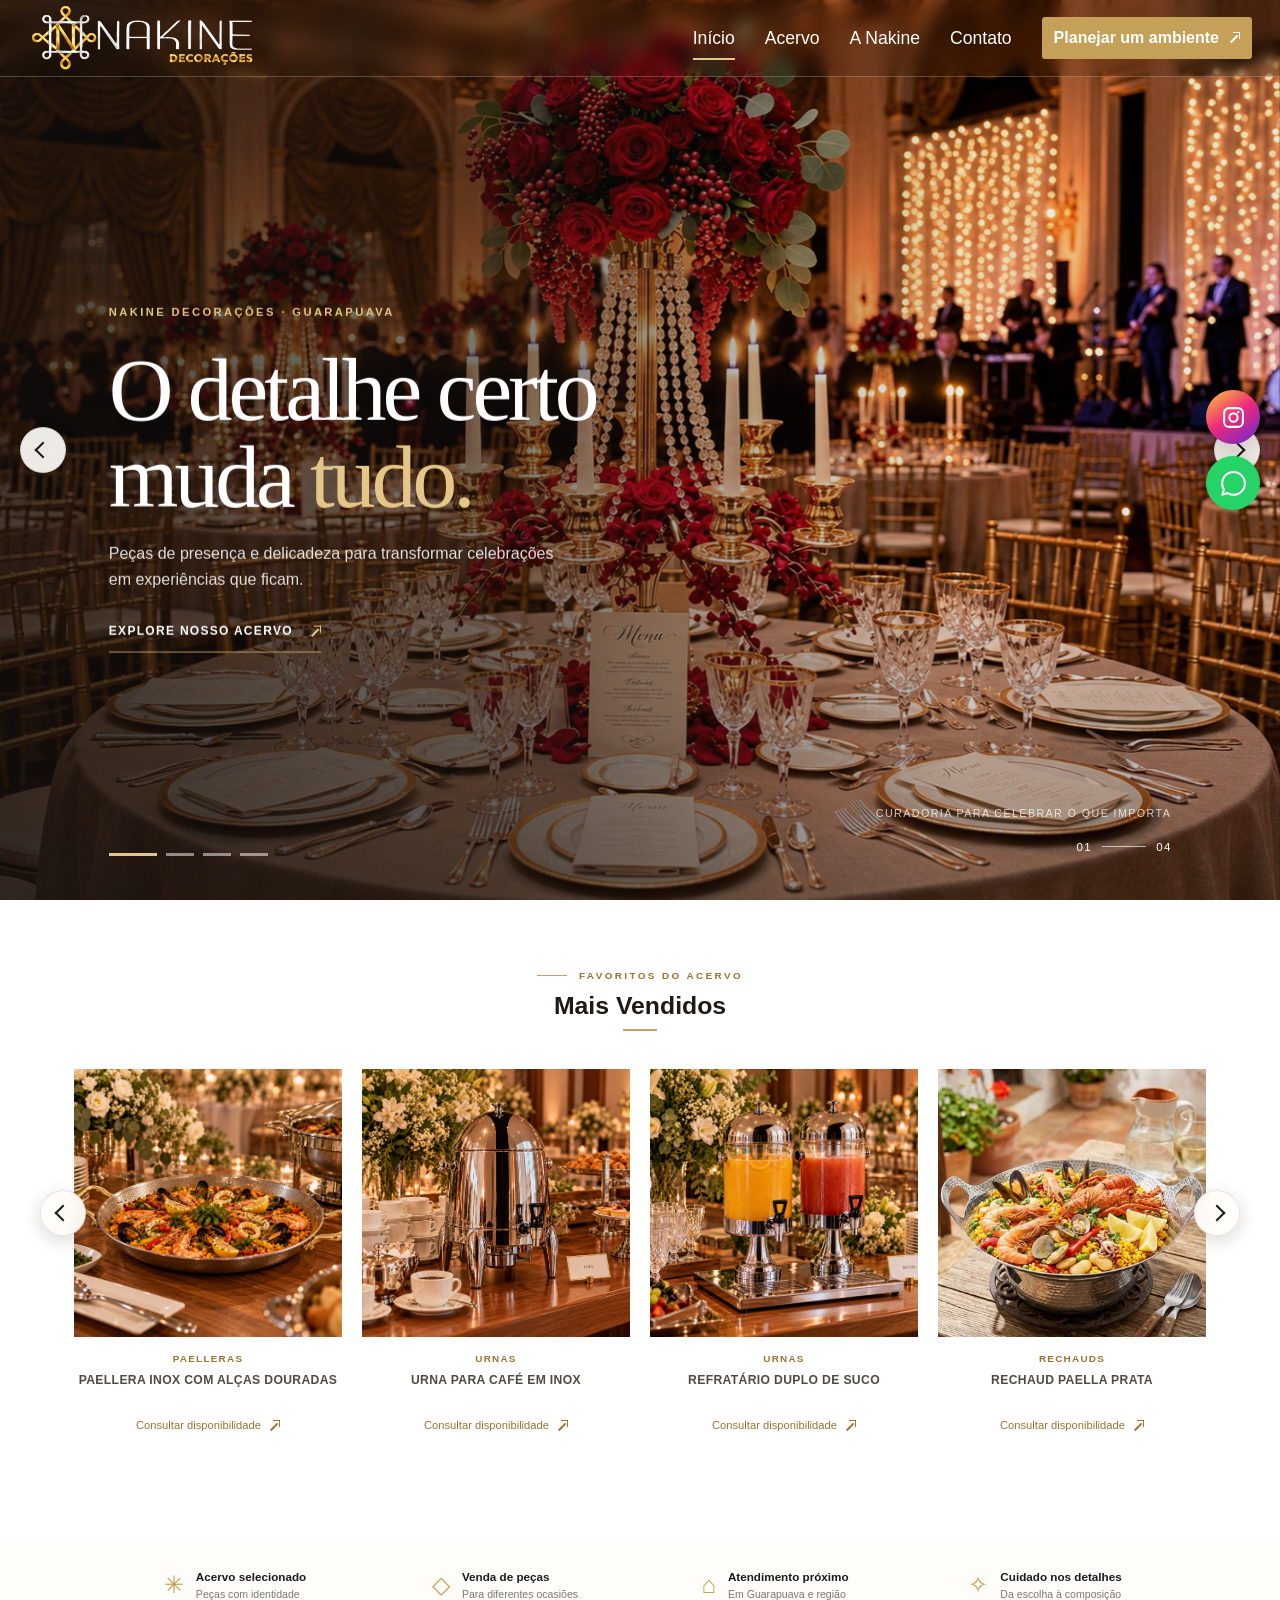
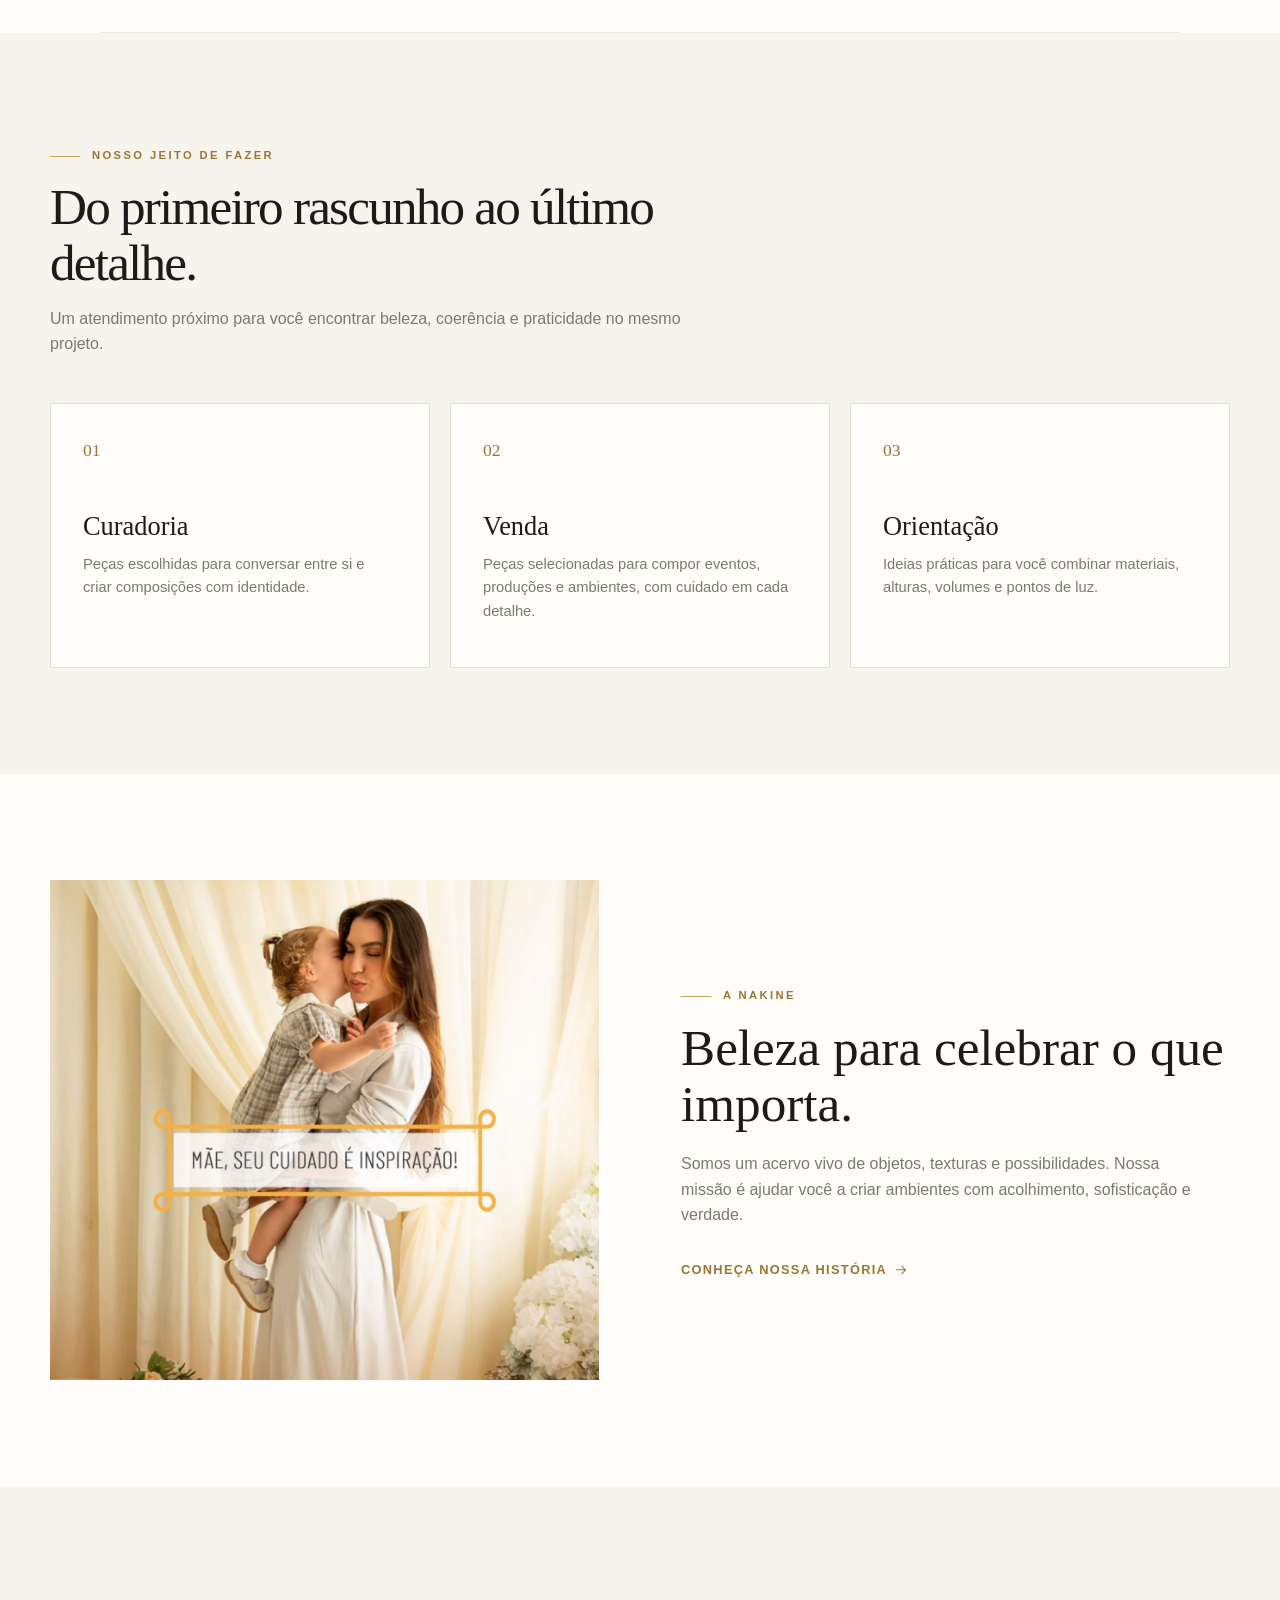
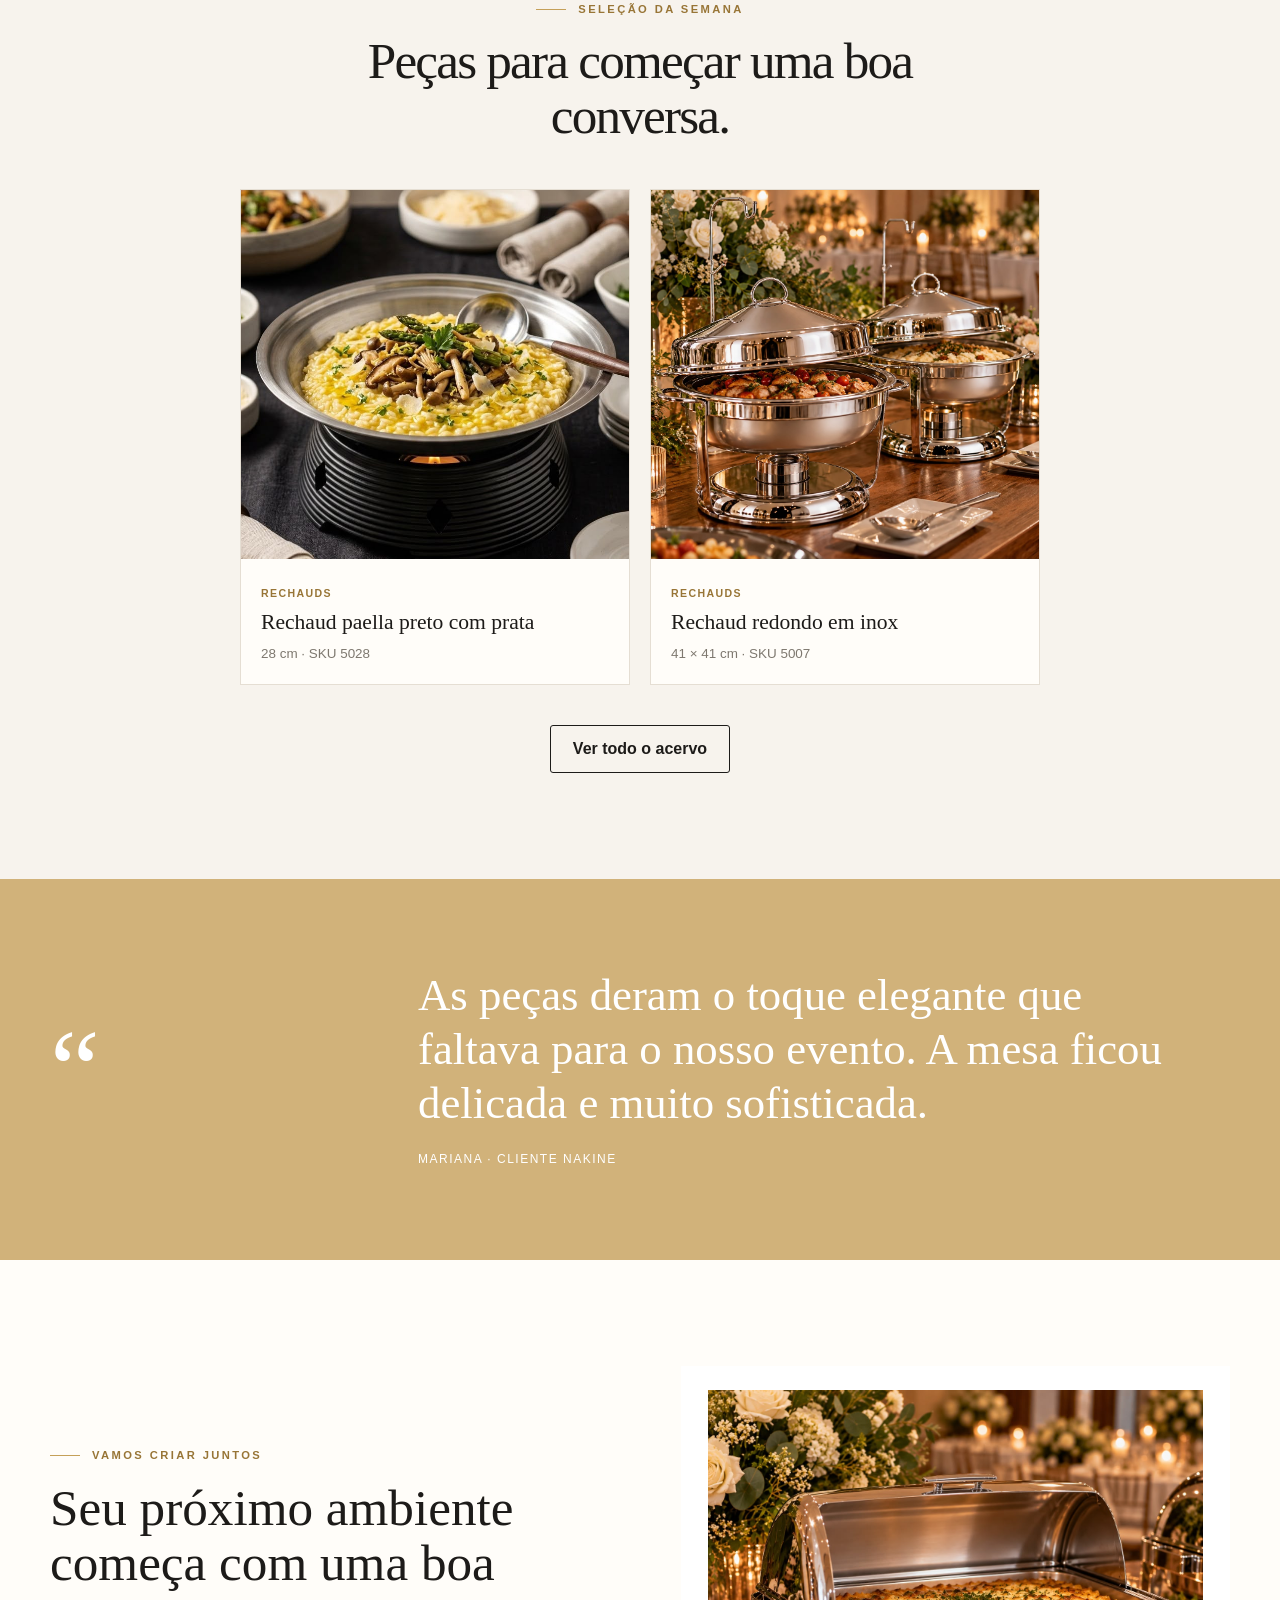
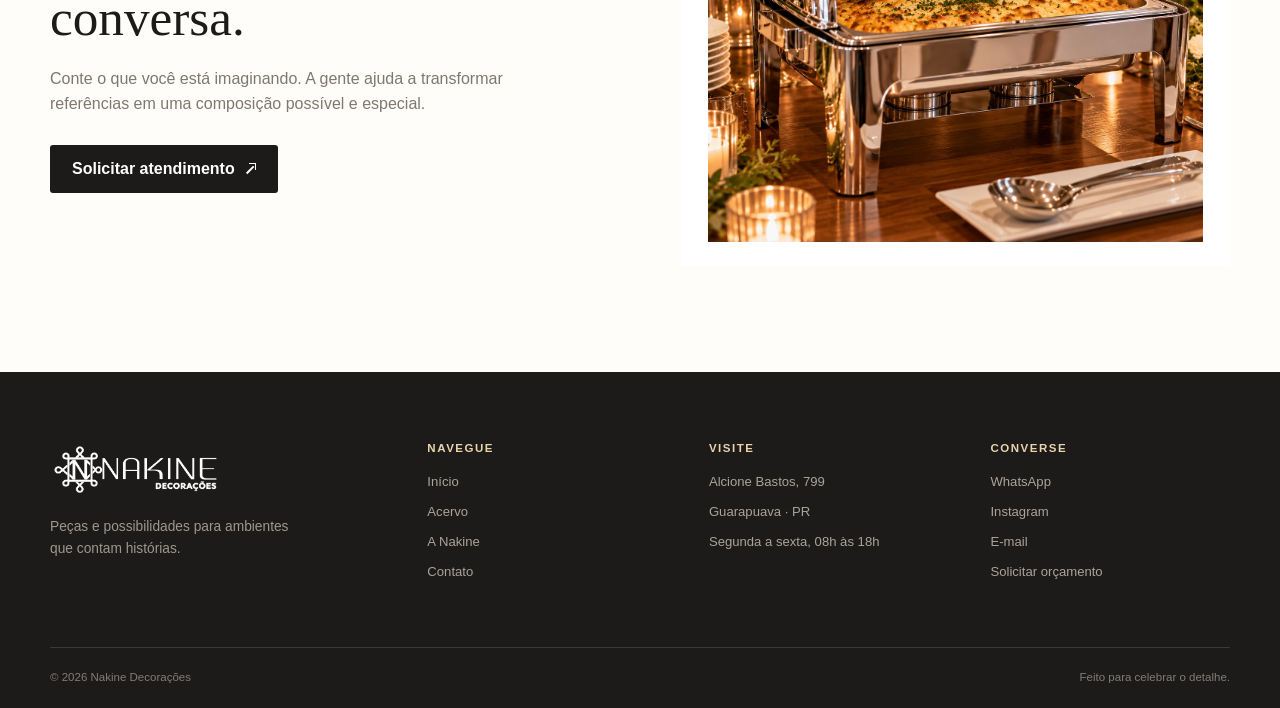
<file: index.html>
<!DOCTYPE html>
<html lang="pt-BR">
<head>
    <!-- ==================== CONFIGURACOES DA PAGINA ==================== -->
    <meta charset="UTF-8">
    <meta name="viewport" content="width=device-width, initial-scale=1.0">
    <meta name="description" content="Nakine Decorações: curadoria de peças para eventos, casamentos e ambientes que acolhem.">
    <meta name="theme-color" content="#f7f3ed">
    <link rel="icon" type="image/png" href="img/xcon.png">
    <link rel="stylesheet" href="style.css">
    <noscript><style>[data-brand-opening] { display: none; }</style></noscript>
    <title>Nakine | Decoração que permanece</title>
</head>
<body data-page="inicio">
    <div class="brand-opening" data-brand-opening aria-hidden="true">
        <div class="brand-opening-content">
            <img class="brand-opening-logo" src="img/logo_nakine.png" alt="">
            <span class="brand-opening-rule"></span>
            <p class="brand-opening-label">DECORAÇÕES · GUARAPUAVA</p>
        </div>
    </div>
    <!-- ==================== CABECALHO E NAVEGACAO ==================== -->
    <header class="site-header home-header">
        <div class="header-inner">
            <a class="brand" href="index.html" aria-label="Nakine, página inicial"><img class="logo-light" src="img/logo_nakine_branco.png" alt="Nakine Decorações"><img class="logo-dark" src="img/logo_nakine.png" alt="" aria-hidden="true"></a>
            <button class="menu-toggle" type="button" aria-label="Abrir menu" aria-expanded="false">☰</button>
            <nav class="site-nav" aria-label="Navegação principal">
                <a href="index.html" class="is-active">Início</a>
                <a href="catalogo.html">Acervo</a>
                <a href="sobre.html">A Nakine</a>
                <a href="contato.html">Contato</a>
            </nav>
                <a class="header-cta" href="contato.html">Planejar um ambiente <span class="arrow-up-right" aria-hidden="true"></span></a>
        </div>
    </header>

    <!-- ==================== CONTEUDO PRINCIPAL ==================== -->
    <main>
        <!-- Hero principal com carrossel -->
        <section class="home-hero" data-hero-carousel aria-label="Destaques Nakine">
            <div class="hero-slides">
                <article class="hero-slide is-active" aria-hidden="false">
                    <img src="img/foto/foto1.png" alt="Composição decorativa da Nakine" fetchpriority="high">
                    <div class="hero-shade"></div>
                    <div class="hero-slide-content">
                        <span class="hero-kicker">Nakine Decorações · Guarapuava</span>
                        <h1>O detalhe certo muda <em>tudo.</em></h1>
                        <p>Peças de presença e delicadeza para transformar celebrações em experiências que ficam.</p>
                        <a class="hero-link" href="catalogo.html">Explore nosso acervo <span class="arrow-up-right" aria-hidden="true"></span></a>
                    </div>
                    <span class="hero-slide-index">01 <i></i> 04</span>
                </article>
                <article class="hero-slide" aria-hidden="true">
                    <img src="img/foto/foto2.jpg" alt="Mesa de buffet preparada com peças decorativas" loading="lazy">
                    <div class="hero-shade"></div>
                    <div class="hero-slide-content">
                        <span class="hero-kicker">Momentos feitos para durar</span>
                        <h2>Uma mesa. Muitas <em>memórias.</em></h2>
                        <p>Encontre a combinação que traduz o clima especial do seu evento.</p>
                        <a class="hero-link" href="contato.html">Conte sua ideia <span class="arrow-up-right" aria-hidden="true"></span></a>
                    </div>
                    <span class="hero-slide-index">02 <i></i> 04</span>
                </article>
                <article class="hero-slide" aria-hidden="true">
                    <img src="img/foto/foto3.png" alt="Ambiente decorado com peças do acervo Nakine" loading="lazy">
                    <div class="hero-shade"></div>
                    <div class="hero-slide-content">
                        <span class="hero-kicker">Acervo com curadoria</span>
                        <h2>Beleza em cada <em>composição.</em></h2>
                        <p>Texturas, alturas e formas escolhidas para criar ambientes com personalidade.</p>
                        <a class="hero-link" href="catalogo.html">Descubra as peças <span class="arrow-up-right" aria-hidden="true"></span></a>
                    </div>
                    <span class="hero-slide-index">03 <i></i> 04</span>
                </article>
                <article class="hero-slide" aria-hidden="true">
                    <img src="img/foto/foto4.png" alt="Detalhes de uma decoração Nakine para celebração" loading="lazy">
                    <div class="hero-shade"></div>
                    <div class="hero-slide-content">
                        <span class="hero-kicker">Acervo com curadoria</span>
                        <h2>Seu momento, com <em>identidade.</em></h2>
                        <p>Texturas, alturas e formas escolhidas para criar ambientes com personalidade.</p>
                        <a class="hero-link" href="catalogo.html">Descubra as peças <span class="arrow-up-right" aria-hidden="true"></span></a>
                    </div>
                    <span class="hero-slide-index">04 <i></i> 04</span>
                </article>
            </div>
            <button class="hero-arrow hero-arrow-prev" type="button" aria-label="Destaque anterior">‹</button>
            <button class="hero-arrow hero-arrow-next" type="button" aria-label="Próximo destaque">›</button>
            <div class="hero-pagination" aria-label="Selecionar destaque"></div>
            <div class="hero-caption">Curadoria para celebrar o que importa</div>
        </section>

        <!-- Produtos em destaque -->
        <section class="best-sellers" aria-labelledby="best-sellers-title">
            <div class="best-sellers-container">
                <header class="best-sellers-heading reveal">
                    <span class="eyebrow">Favoritos do acervo</span>
                    <h2 id="best-sellers-title">Mais Vendidos</h2>
                    <span class="heading-rule"></span>
                </header>

                <div class="product-carousel-row reveal" data-product-carousel aria-label="Seis produtos em destaque do acervo">
                    <button class="product-carousel-arrow previous" type="button" aria-label="Produtos anteriores"></button>
                    <div class="product-carousel-window">
                        <div class="product-carousel-track">
                            <article class="showcase-product"><a class="showcase-image" href="catalogo.html"><img src="img/paellera/paellera%20de%20aco%20inox%20prata%20com%20alcas%20douradas%2036%20cm%20-%20Sku%205030.jpeg" alt="Paellera de aço inox prata com alças douradas, 36 cm" loading="lazy"></a><span>Paelleras</span><h3>Paellera inox com alças douradas</h3><a class="showcase-link" href="https://wa.me/554291211496?text=Ol%C3%A1%2C%20gostaria%20de%20consultar%20a%20paellera%20inox%20SKU%205030." target="_blank" rel="noopener">Consultar disponibilidade <span class="arrow-up-right" aria-hidden="true"></span></a></article>
                            <article class="showcase-product"><a class="showcase-image" href="catalogo.html"><img src="img/urnas/urna%20para%20cafe%20em%20Inox%2012l%20-%20sku%205021.jpeg" alt="Urna para café em inox, 12 litros" loading="lazy"></a><span>Urnas</span><h3>Urna para café em inox</h3><a class="showcase-link" href="https://wa.me/554291211496?text=Ol%C3%A1%2C%20gostaria%20de%20consultar%20a%20urna%20para%20caf%C3%A9%20SKU%205021." target="_blank" rel="noopener">Consultar disponibilidade <span class="arrow-up-right" aria-hidden="true"></span></a></article>
                            <article class="showcase-product"><a class="showcase-image" href="catalogo.html"><img src="img/urnas/refratario%20de%20suco%20duplo%20em%20inox%2016l%20-%20sku%205020.jpeg" alt="Refratário duplo de suco em inox, 16 litros" loading="lazy"></a><span>Urnas</span><h3>Refratário duplo de suco</h3><a class="showcase-link" href="https://wa.me/554291211496?text=Ol%C3%A1%2C%20gostaria%20de%20consultar%20o%20refrat%C3%A1rio%20duplo%20SKU%205020." target="_blank" rel="noopener">Consultar disponibilidade <span class="arrow-up-right" aria-hidden="true"></span></a></article>
                            <article class="showcase-product"><a class="showcase-image" href="catalogo.html"><img src="img/rechaud/rechaud%20paella%20prata%20em%20inox%2038,5%20cm%20-%20sku%205029.jpeg" alt="Rechaud paella prata em inox, 38,5 cm" loading="lazy"></a><span>Rechauds</span><h3>Rechaud paella prata</h3><a class="showcase-link" href="https://wa.me/554291211496?text=Ol%C3%A1%2C%20gostaria%20de%20consultar%20o%20rechaud%20paella%20SKU%205029." target="_blank" rel="noopener">Consultar disponibilidade <span class="arrow-up-right" aria-hidden="true"></span></a></article>
                            <article class="showcase-product"><a class="showcase-image" href="catalogo.html"><img src="img/rechaud/rechaud%20redondo%20em%20inox%204,5l%20-%20sku%205018.jpeg" alt="Rechaud redondo em inox, 4,5 litros" loading="lazy"></a><span>Rechauds</span><h3>Rechaud redondo em inox</h3><a class="showcase-link" href="https://wa.me/554291211496?text=Ol%C3%A1%2C%20gostaria%20de%20consultar%20o%20rechaud%20redondo%20SKU%205018." target="_blank" rel="noopener">Consultar disponibilidade <span class="arrow-up-right" aria-hidden="true"></span></a></article>
                            <article class="showcase-product"><a class="showcase-image" href="catalogo.html"><img src="img/rechaud/rechaud%20retangular%20em%20inox%209l%2056x43x29%20-%20sku%205009.jpeg" alt="Rechaud retangular em inox, 9 litros" loading="lazy"></a><span>Rechauds</span><h3>Rechaud retangular em inox</h3><a class="showcase-link" href="https://wa.me/554291211496?text=Ol%C3%A1%2C%20gostaria%20de%20consultar%20o%20rechaud%20retangular%20SKU%205009." target="_blank" rel="noopener">Consultar disponibilidade <span class="arrow-up-right" aria-hidden="true"></span></a></article>
                        </div>
                    </div>
                    <button class="product-carousel-arrow next" type="button" aria-label="Próximos produtos"></button>
                </div>
            </div>
        </section>

        <!-- Diferenciais da Nakine -->
        <section class="benefit-strip" aria-label="Vantagens Nakine">
            <div class="reveal"><span class="benefit-icon">✳</span><p><strong>Acervo selecionado</strong><small>Peças com identidade</small></p></div>
            <div class="reveal"><span class="benefit-icon">◇</span><p><strong>Venda de peças</strong><small>Para diferentes ocasiões</small></p></div>
            <div class="reveal"><span class="benefit-icon">⌂</span><p><strong>Atendimento próximo</strong><small>Em Guarapuava e região</small></p></div>
            <div class="reveal"><span class="benefit-icon">✧</span><p><strong>Cuidado nos detalhes</strong><small>Da escolha à composição</small></p></div>
        </section>

        <!-- Servicos -->
        <section class="section section-tint">
            <div class="container">
                <div class="section-heading reveal">
                    <span class="eyebrow">Nosso jeito de fazer</span>
                    <h2>Do primeiro rascunho ao último detalhe.</h2>
                    <p>Um atendimento próximo para você encontrar beleza, coerência e praticidade no mesmo projeto.</p>
                </div>
                <div class="service-grid">
                    <article class="service-card reveal"><span class="service-index">01</span><h3>Curadoria</h3><p>Peças escolhidas para conversar entre si e criar composições com identidade.</p></article>
                    <article class="service-card reveal"><span class="service-index">02</span><h3>Venda</h3><p>Peças selecionadas para compor eventos, produções e ambientes, com cuidado em cada detalhe.</p></article>
                    <article class="service-card reveal"><span class="service-index">03</span><h3>Orientação</h3><p>Ideias práticas para você combinar materiais, alturas, volumes e pontos de luz.</p></article>
                </div>
            </div>
        </section>

        <!-- Apresentacao da marca -->
        <section class="section">
            <div class="container split">
                <img class="split-image reveal" src="img/sobre.jpeg" alt="Ambiente de casamento com decoração delicada">
                <div class="split-copy reveal">
                    <span class="eyebrow">A Nakine</span>
                    <h2>Beleza para celebrar o que importa.</h2>
                    <p>Somos um acervo vivo de objetos, texturas e possibilidades. Nossa missão é ajudar você a criar ambientes com acolhimento, sofisticação e verdade.</p>
                    <a class="text-link" href="sobre.html">Conheça nossa história <span class="arrow-right" aria-hidden="true"></span></a>
                </div>
            </div>
        </section>

        <!-- Selecao de produtos -->
        <section class="section section-tint">
            <div class="container">
                <div class="section-heading center reveal">
                    <span class="eyebrow">Seleção da semana</span>
                    <h2>Peças para começar uma boa conversa.</h2>
                </div>
                <div class="product-grid selection-week-grid">
                    <article class="product-card reveal"><img src="img/rechaud/rechaud paella preto com prata em inox 28 cm - sku 5028.jpeg" alt="Rechaud paella preto com prata em inox, 28 cm" loading="lazy"><div class="product-info"><small>Rechauds</small><h3>Rechaud paella preto com prata</h3><p>28 cm · SKU 5028</p></div></article>
                    <article class="product-card reveal"><img src="img/rechaud/rechaud redondo em inox 41x41 cm - sku 5007.jpeg" alt="Rechaud redondo em inox, 41 por 41 cm" loading="lazy"><div class="product-info"><small>Rechauds</small><h3>Rechaud redondo em inox</h3><p>41 × 41 cm · SKU 5007</p></div></article>
                </div>
                <div class="product-more reveal"><a class="button button-outline" href="catalogo.html">Ver todo o acervo</a></div>
            </div>
        </section>

        <!-- Depoimento -->
        <section class="quote-band">
            <div class="container reveal">
                <div class="quote-mark">“</div>
                <div><blockquote>As peças deram o toque elegante que faltava para o nosso evento. A mesa ficou delicada e muito sofisticada.</blockquote><cite>Mariana · cliente Nakine</cite></div>
            </div>
        </section>

        <section class="section">
            <div class="container split">
                <div class="split-copy reveal"><span class="eyebrow">Vamos criar juntos</span><h2>Seu próximo ambiente começa com uma boa conversa.</h2><p>Conte o que você está imaginando. A gente ajuda a transformar referências em uma composição possível e especial.</p><a class="button" href="contato.html">Solicitar atendimento <span class="arrow-up-right" aria-hidden="true"></span></a></div>
                <img class="split-image split-product-image reveal" src="img/rechaud/rechaud retangular em Inox 9,5 l 64x46x45 cm - sku 5012.jpeg" alt="Rechaud retangular em inox, 9,5 litros, 64 por 46 por 45 cm, SKU 5012" loading="lazy">
            </div>
        </section>
    </main>

    <!-- ==================== RODAPE ==================== -->
    <footer class="site-footer">
        <div class="container footer-grid">
            <div class="footer-brand"><img src="img/logo_nakine.png" alt="Nakine Decorações"><p>Peças e possibilidades para ambientes que contam histórias.</p></div>
            <div class="footer-column"><h3>Navegue</h3><a href="index.html">Início</a><a href="catalogo.html">Acervo</a><a href="sobre.html">A Nakine</a><a href="contato.html">Contato</a></div>
            <div class="footer-column"><h3>Visite</h3><p>Alcione Bastos, 799</p><p>Guarapuava · PR</p><p>Segunda a sexta, 08h às 18h</p></div>
            <div class="footer-column"><h3>Converse</h3><a href="https://wa.me/554291211496" target="_blank" rel="noopener">WhatsApp</a><a href="https://www.instagram.com/nakinedecoracoes/" target="_blank" rel="noopener">
                Instagram</a><a href="mailto:nakine@nakinedecoracoes.com.br">E-mail</a><a href="contato.html">Solicitar orçamento</a></div>
        </div>
        <div class="container footer-bottom"><span>© 2026 Nakine Decorações</span><span>Feito para celebrar o detalhe.</span></div>
    </footer>
    <!-- Botoes flutuantes de redes sociais -->
    <div class="social-floaters" aria-label="Redes sociais">
        <a class="instagram" href="https://www.instagram.com/nakinedecoracoes/" target="_blank" rel="noopener" aria-label="Visitar o Instagram da Nakine">
            <svg viewBox="0 0 24 24" aria-hidden="true"><path d="M7.75 2h8.5A5.75 5.75 0 0 1 22 7.75v8.5A5.75 5.75 0 0 1 16.25 22h-8.5A5.75 5.75 0 0 1 2 16.25v-8.5A5.75 5.75 0 0 1 7.75 2Zm0 2A3.75 3.75 0 0 0 4 7.75v8.5A3.75 3.75 0 0 0 7.75 20h8.5A3.75 3.75 0 0 0 20 16.25v-8.5A3.75 3.75 0 0 0 16.25 4h-8.5Zm8.75 1.5a1.25 1.25 0 1 1 0 2.5 1.25 1.25 0 0 1 0-2.5ZM12 7a5 5 0 1 1 0 10 5 5 0 0 1 0-10Zm0 2a3 3 0 1 0 0 6 3 3 0 0 0 0-6Z"/></svg>
        </a>
        <a class="whatsapp" href="https://wa.me/554291211496" target="_blank" rel="noopener" aria-label="Falar com a Nakine pelo WhatsApp">⌕</a>
    </div>
    <script src="script.js" defer></script>
</body>
</html>
</file>
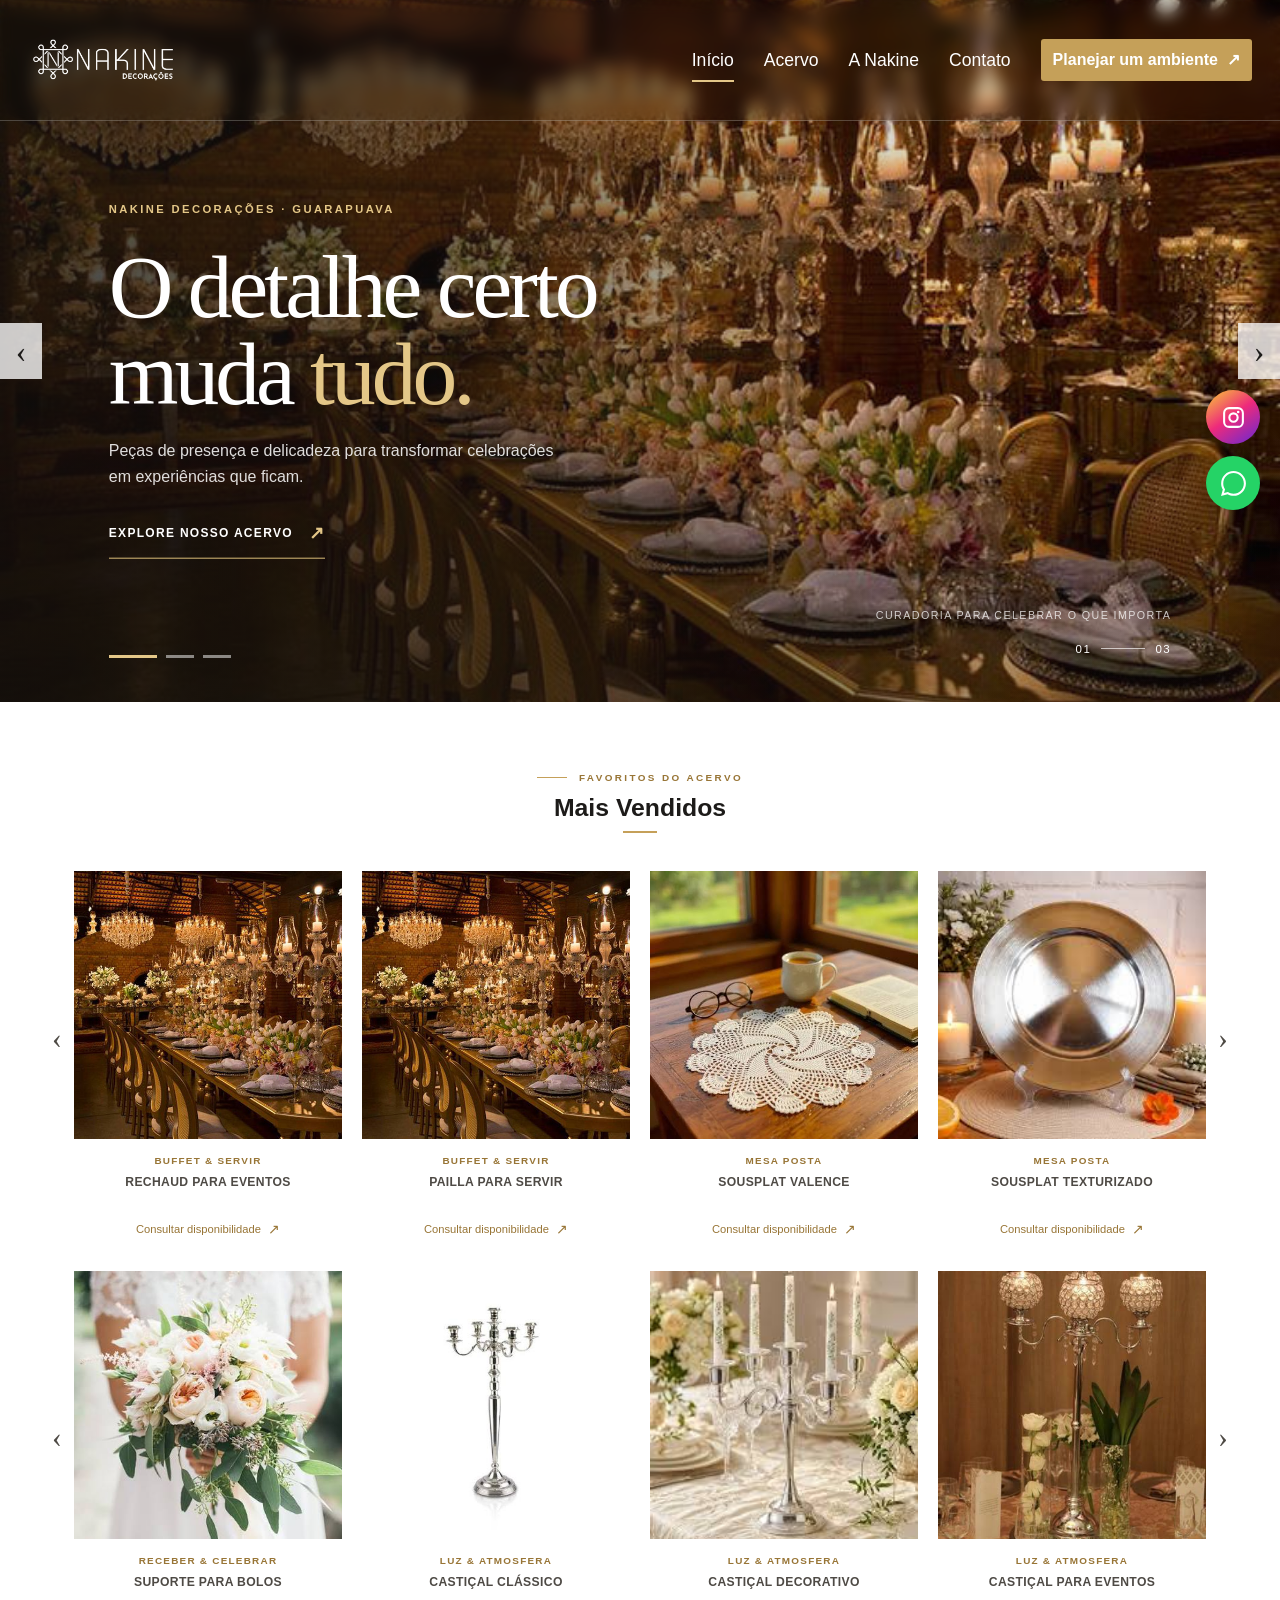
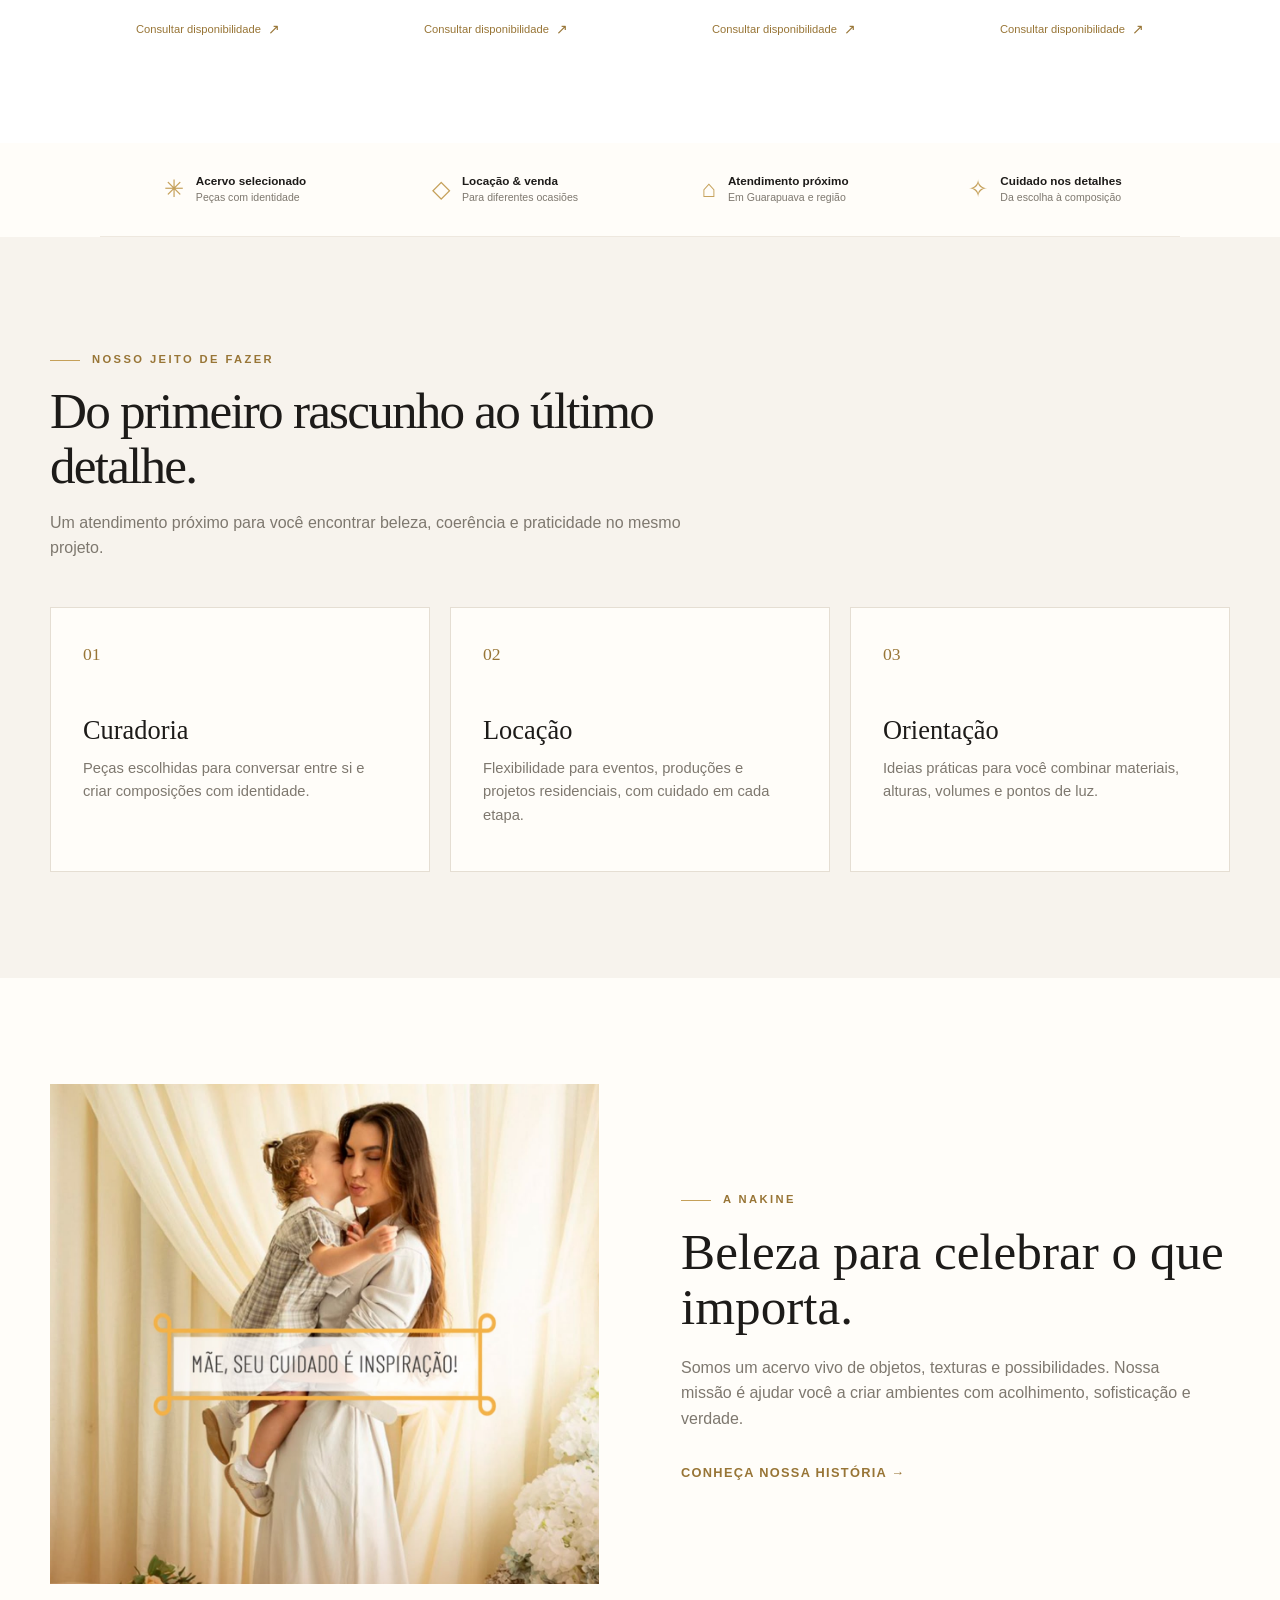
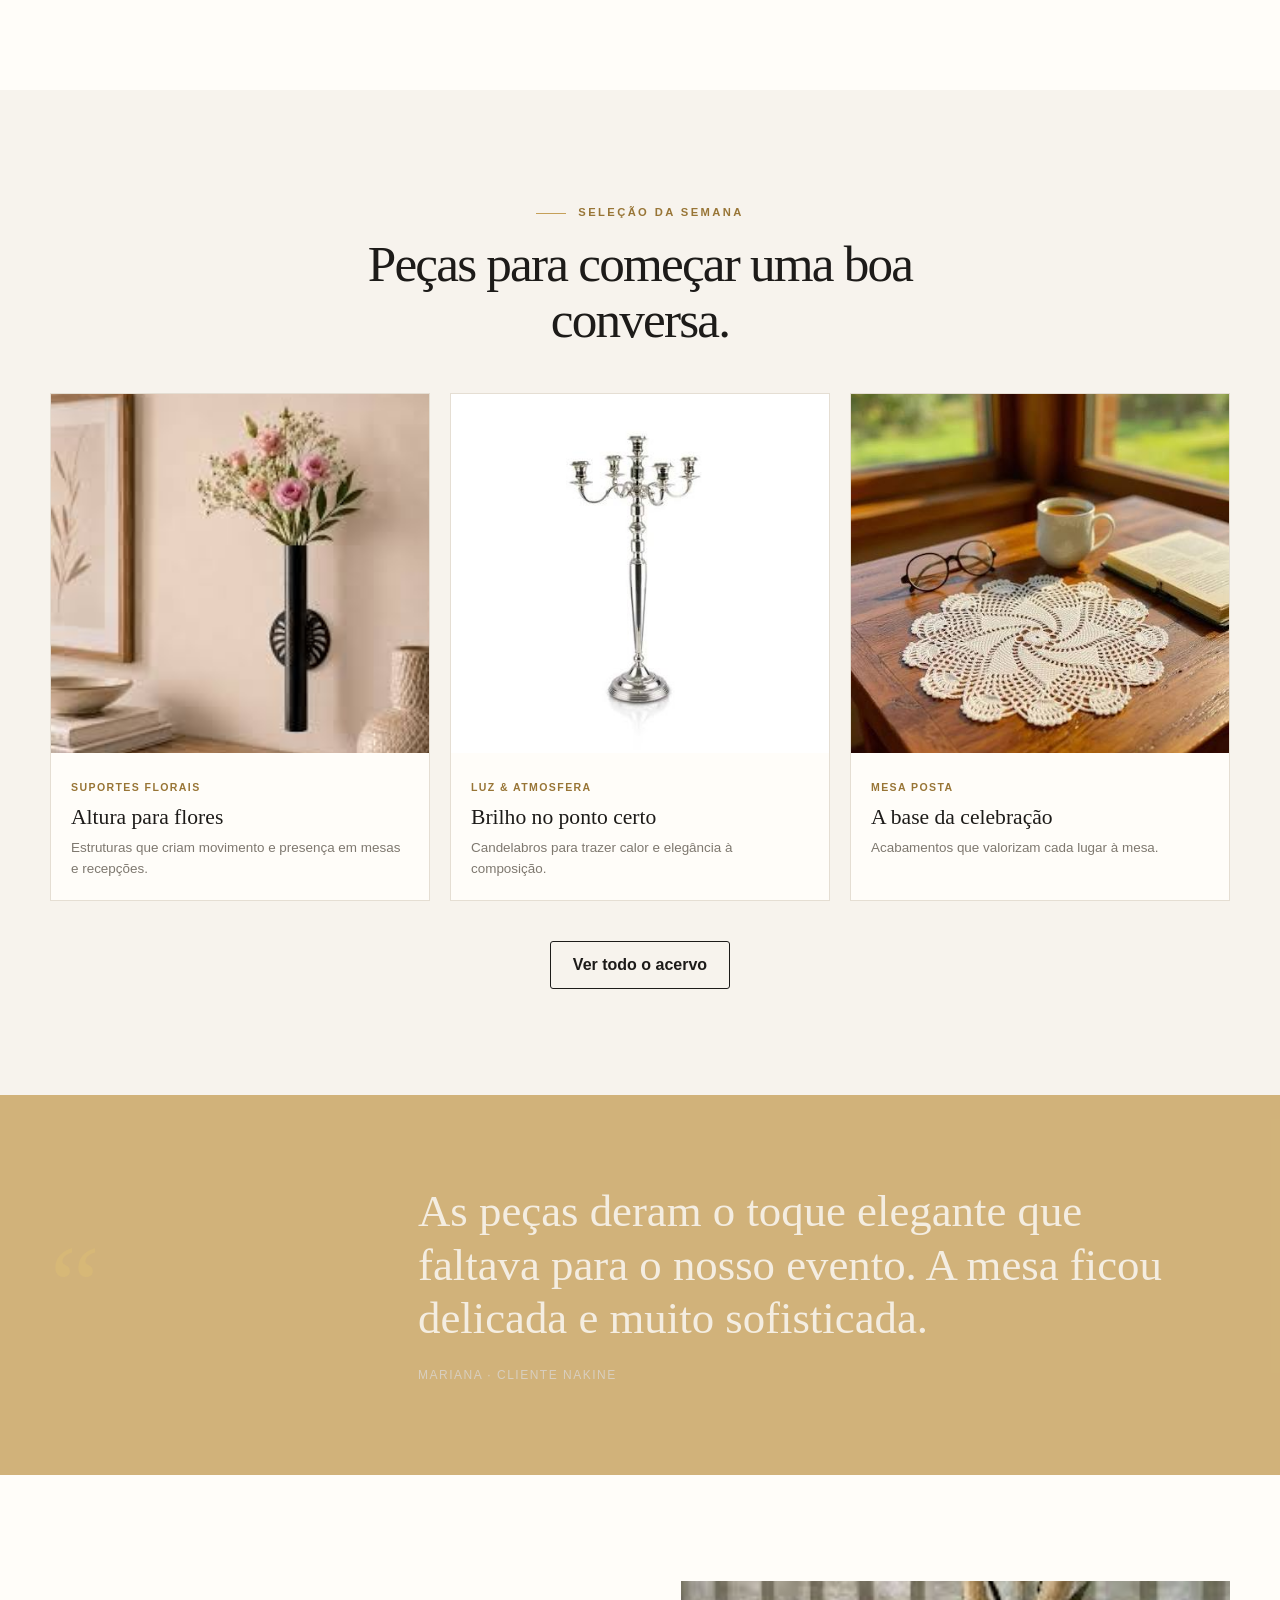
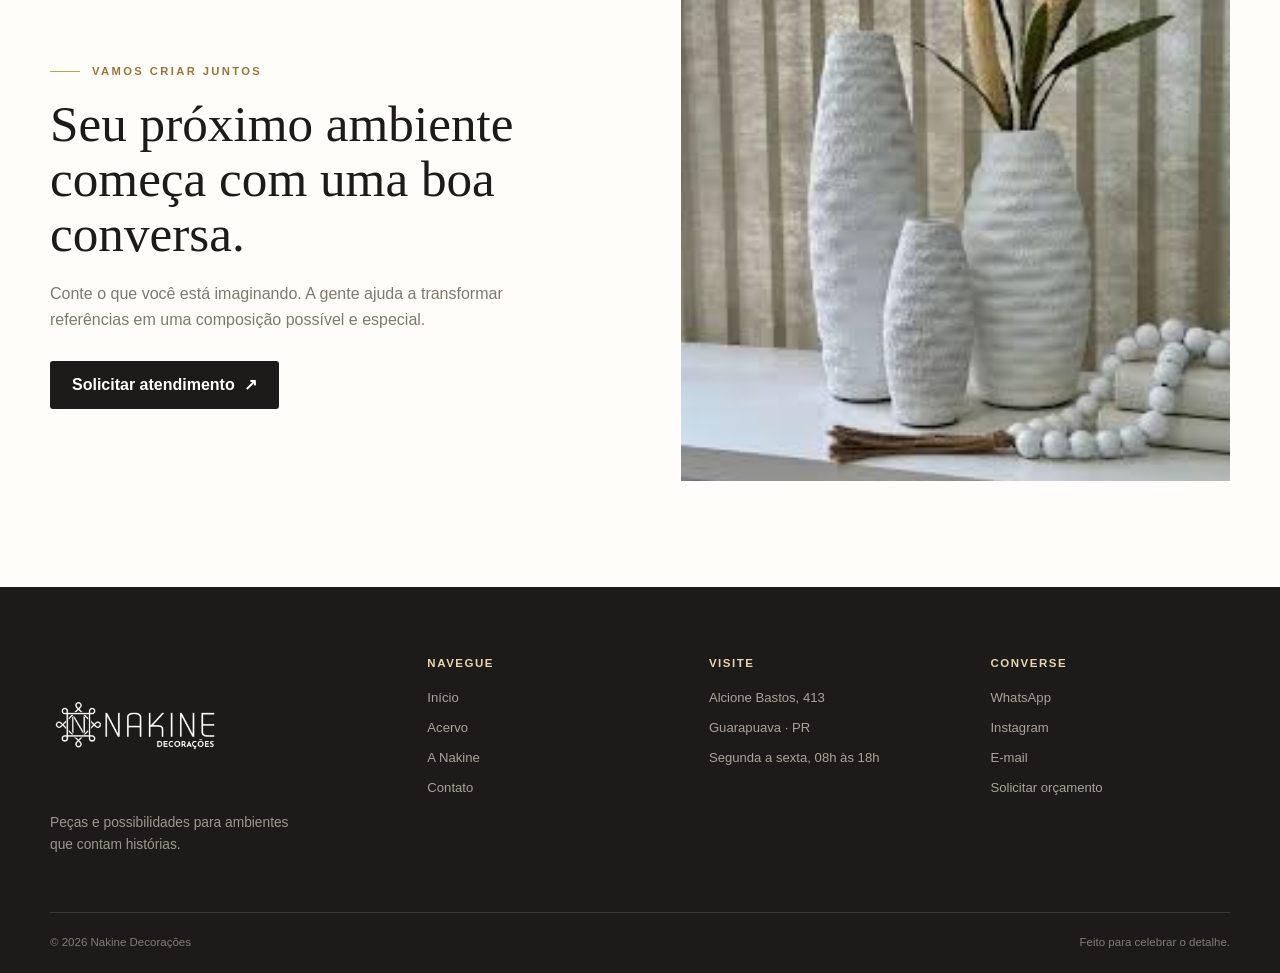
<file: institucional/index.html>
<!DOCTYPE html>
<html lang="pt-BR">
<head>
    <meta charset="UTF-8">
    <meta name="viewport" content="width=device-width, initial-scale=1.0">
    <meta name="description" content="Nakine Decorações: curadoria de peças para eventos, casamentos e ambientes que acolhem.">
    <meta name="theme-color" content="#f7f3ed">
    <link rel="icon" type="image/png" href="img/xcon.png">
    <link rel="stylesheet" href="style.css">
    <title>Nakine | Decoração que permanece</title>
</head>
<body data-page="inicio">
    <header class="site-header home-header">
        <div class="header-inner">
            <a class="brand" href="index.html" aria-label="Nakine, página inicial"><img src="../logo.png" alt="Nakine Decorações"></a>
            <button class="menu-toggle" type="button" aria-label="Abrir menu" aria-expanded="false">☰</button>
            <nav class="site-nav" aria-label="Navegação principal">
                <a href="index.html" class="is-active">Início</a>
                <a href="catalogo.html">Acervo</a>
                <a href="sobre.html">A Nakine</a>
                <a href="contato.html">Contato</a>
            </nav>
            <a class="header-cta" href="contato.html">Planejar um ambiente <span>↗</span></a>
        </div>
    </header>

    <main>
        <section class="home-hero" data-hero-carousel aria-label="Destaques Nakine">
            <div class="hero-slides">
                <article class="hero-slide is-active" aria-hidden="false">
                    <img src="../img/buffet.jpg" alt="Mesa de buffet preparada com peças decorativas" fetchpriority="high">
                    <div class="hero-shade"></div>
                    <div class="hero-slide-content">
                        <span class="hero-kicker">Nakine Decorações · Guarapuava</span>
                        <h1>O detalhe certo muda <em>tudo.</em></h1>
                        <p>Peças de presença e delicadeza para transformar celebrações em experiências que ficam.</p>
                        <a class="hero-link" href="catalogo.html">Explore nosso acervo <span>↗</span></a>
                    </div>
                    <span class="hero-slide-index">01 <i></i> 03</span>
                </article>
                <article class="hero-slide" aria-hidden="true">
                    <img src="../img/sobre.jpeg" alt="Composição de decoração Nakine em ambiente de celebração" loading="lazy">
                    <div class="hero-shade"></div>
                    <div class="hero-slide-content">
                        <span class="hero-kicker">Momentos feitos para durar</span>
                        <h2>Uma mesa. Muitas <em>memórias.</em></h2>
                        <p>Encontre a combinação que traduz o clima especial do seu evento.</p>
                        <a class="hero-link" href="contato.html">Conte sua ideia <span>↗</span></a>
                    </div>
                    <span class="hero-slide-index">02 <i></i> 03</span>
                </article>
                <article class="hero-slide" aria-hidden="true">
                    <img src="../img/florais/florais.jpg" alt="Suporte floral Nakine compondo uma decoração" loading="lazy">
                    <div class="hero-shade"></div>
                    <div class="hero-slide-content">
                        <span class="hero-kicker">Acervo com curadoria</span>
                        <h2>Beleza em cada <em>composição.</em></h2>
                        <p>Texturas, alturas e formas escolhidas para criar ambientes com personalidade.</p>
                        <a class="hero-link" href="catalogo.html">Descubra as peças <span>↗</span></a>
                    </div>
                    <span class="hero-slide-index">03 <i></i> 03</span>
                </article>
            </div>
            <button class="hero-arrow hero-arrow-prev" type="button" aria-label="Destaque anterior">‹</button>
            <button class="hero-arrow hero-arrow-next" type="button" aria-label="Próximo destaque">›</button>
            <div class="hero-pagination" aria-label="Selecionar destaque"></div>
            <div class="hero-caption">Curadoria para celebrar o que importa</div>
        </section>

        <section class="best-sellers" aria-labelledby="best-sellers-title">
            <div class="best-sellers-container">
                <header class="best-sellers-heading">
                    <span class="eyebrow">Favoritos do acervo</span>
                    <h2 id="best-sellers-title">Mais Vendidos</h2>
                    <span class="heading-rule"></span>
                </header>

                <div class="product-carousel-row" data-product-carousel aria-label="Mais vendidos para servir e compor">
                    <button class="product-carousel-arrow previous" type="button" aria-label="Produtos anteriores">‹</button>
                    <div class="product-carousel-window">
                        <div class="product-carousel-track">
                            <article class="showcase-product"><a class="showcase-image" href="catalogo.html"><img src="../img/buffet.jpg" alt="Rechaud para buffet Nakine" loading="lazy"></a><span>Buffet & servir</span><h3>Rechaud para eventos</h3><a class="showcase-link" href="https://wa.me/554291211496?text=Ol%C3%A1%2C%20gostaria%20de%20consultar%20a%20disponibilidade%20de%20rechaud." target="_blank" rel="noopener">Consultar disponibilidade <b>↗</b></a></article>
                            <article class="showcase-product"><a class="showcase-image" href="catalogo.html"><img src="../img/buffet.jpg" alt="Pailla para serviço de buffet Nakine" loading="lazy"></a><span>Buffet & servir</span><h3>Pailla para servir</h3><a class="showcase-link" href="https://wa.me/554291211496?text=Ol%C3%A1%2C%20gostaria%20de%20consultar%20a%20disponibilidade%20de%20pailla." target="_blank" rel="noopener">Consultar disponibilidade <b>↗</b></a></article>
                            <article class="showcase-product"><a class="showcase-image" href="catalogo.html"><img src="../img/sousplat/sousplat1.jpg" alt="Sousplat redondo para mesa posta" loading="lazy"></a><span>Mesa posta</span><h3>Sousplat Valence</h3><a class="showcase-link" href="https://wa.me/554291211496?text=Ol%C3%A1%2C%20gostaria%20de%20consultar%20a%20disponibilidade%20do%20sousplat%20Valence." target="_blank" rel="noopener">Consultar disponibilidade <b>↗</b></a></article>
                            <article class="showcase-product"><a class="showcase-image" href="catalogo.html"><img src="../img/sousplat/souplat.jpg" alt="Sousplat texturizado Nakine" loading="lazy"></a><span>Mesa posta</span><h3>Sousplat texturizado</h3><a class="showcase-link" href="https://wa.me/554291211496?text=Ol%C3%A1%2C%20gostaria%20de%20consultar%20a%20disponibilidade%20de%20sousplats." target="_blank" rel="noopener">Consultar disponibilidade <b>↗</b></a></article>
                            <article class="showcase-product"><a class="showcase-image" href="catalogo.html"><img src="../img/sousplat/sousplat 2.jpg" alt="Composição de sousplats Nakine" loading="lazy"></a><span>Mesa posta</span><h3>Sousplat para receber</h3><a class="showcase-link" href="https://wa.me/554291211496?text=Ol%C3%A1%2C%20gostaria%20de%20conhecer%20os%20modelos%20de%20sousplat." target="_blank" rel="noopener">Consultar disponibilidade <b>↗</b></a></article>
                            <article class="showcase-product"><a class="showcase-image" href="catalogo.html"><img src="../img/florais/florais.jpg" alt="Suporte para doces em composição de mesa" loading="lazy"></a><span>Receber & celebrar</span><h3>Suporte para doces</h3><a class="showcase-link" href="https://wa.me/554291211496?text=Ol%C3%A1%2C%20gostaria%20de%20consultar%20a%20disponibilidade%20de%20suporte%20para%20doces." target="_blank" rel="noopener">Consultar disponibilidade <b>↗</b></a></article>
                        </div>
                    </div>
                    <button class="product-carousel-arrow next" type="button" aria-label="Próximos produtos">›</button>
                </div>

                <div class="product-carousel-row" data-product-carousel aria-label="Mais vendidos para decorar">
                    <button class="product-carousel-arrow previous" type="button" aria-label="Produtos anteriores">‹</button>
                    <div class="product-carousel-window">
                        <div class="product-carousel-track">
                            <article class="showcase-product"><a class="showcase-image" href="catalogo.html"><img src="../img/florais/florais 2.jpg" alt="Suporte para bolo em composição floral" loading="lazy"></a><span>Receber & celebrar</span><h3>Suporte para bolos</h3><a class="showcase-link" href="https://wa.me/554291211496?text=Ol%C3%A1%2C%20gostaria%20de%20consultar%20a%20disponibilidade%20de%20suporte%20para%20bolos." target="_blank" rel="noopener">Consultar disponibilidade <b>↗</b></a></article>
                            <article class="showcase-product"><a class="showcase-image" href="catalogo.html"><img src="../img/candelabro/candelabro.jpg" alt="Castiçal clássico para decoração" loading="lazy"></a><span>Luz & atmosfera</span><h3>Castiçal clássico</h3><a class="showcase-link" href="https://wa.me/554291211496?text=Ol%C3%A1%2C%20gostaria%20de%20consultar%20a%20disponibilidade%20de%20casti%C3%A7ais." target="_blank" rel="noopener">Consultar disponibilidade <b>↗</b></a></article>
                            <article class="showcase-product"><a class="showcase-image" href="catalogo.html"><img src="../img/candelabro/candelabro 2.jpg" alt="Castiçal decorativo Nakine" loading="lazy"></a><span>Luz & atmosfera</span><h3>Castiçal decorativo</h3><a class="showcase-link" href="https://wa.me/554291211496?text=Ol%C3%A1%2C%20gostaria%20de%20conhecer%20os%20modelos%20de%20casti%C3%A7ais." target="_blank" rel="noopener">Consultar disponibilidade <b>↗</b></a></article>
                            <article class="showcase-product"><a class="showcase-image" href="catalogo.html"><img src="../img/candelabro/candelabro 3.jpg" alt="Castiçal para mesa de evento" loading="lazy"></a><span>Luz & atmosfera</span><h3>Castiçal para eventos</h3><a class="showcase-link" href="https://wa.me/554291211496?text=Ol%C3%A1%2C%20gostaria%20de%20consultar%20casti%C3%A7ais%20para%20meu%20evento." target="_blank" rel="noopener">Consultar disponibilidade <b>↗</b></a></article>
                            <article class="showcase-product"><a class="showcase-image" href="catalogo.html"><img src="../img/vasos/vasos 1.jpg" alt="Vaso de ferro para composição decorativa" loading="lazy"></a><span>Vasos & objetos</span><h3>Vaso de ferro</h3><a class="showcase-link" href="https://wa.me/554291211496?text=Ol%C3%A1%2C%20gostaria%20de%20consultar%20a%20disponibilidade%20de%20vasos%20de%20ferro." target="_blank" rel="noopener">Consultar disponibilidade <b>↗</b></a></article>
                            <article class="showcase-product"><a class="showcase-image" href="catalogo.html"><img src="../img/vasos/vasos 2.jpg" alt="Vaso decorativo em ferro Nakine" loading="lazy"></a><span>Vasos & objetos</span><h3>Vaso decorativo</h3><a class="showcase-link" href="https://wa.me/554291211496?text=Ol%C3%A1%2C%20gostaria%20de%20conhecer%20os%20modelos%20de%20vasos%20de%20ferro." target="_blank" rel="noopener">Consultar disponibilidade <b>↗</b></a></article>
                        </div>
                    </div>
                    <button class="product-carousel-arrow next" type="button" aria-label="Próximos produtos">›</button>
                </div>
            </div>
        </section>

        <section class="benefit-strip" aria-label="Vantagens Nakine">
            <div><span class="benefit-icon">✳</span><p><strong>Acervo selecionado</strong><small>Peças com identidade</small></p></div>
            <div><span class="benefit-icon">◇</span><p><strong>Locação & venda</strong><small>Para diferentes ocasiões</small></p></div>
            <div><span class="benefit-icon">⌂</span><p><strong>Atendimento próximo</strong><small>Em Guarapuava e região</small></p></div>
            <div><span class="benefit-icon">✧</span><p><strong>Cuidado nos detalhes</strong><small>Da escolha à composição</small></p></div>
        </section>

        <section class="section section-tint">
            <div class="container">
                <div class="section-heading reveal">
                    <span class="eyebrow">Nosso jeito de fazer</span>
                    <h2>Do primeiro rascunho ao último detalhe.</h2>
                    <p>Um atendimento próximo para você encontrar beleza, coerência e praticidade no mesmo projeto.</p>
                </div>
                <div class="service-grid">
                    <article class="service-card reveal"><span class="service-index">01</span><h3>Curadoria</h3><p>Peças escolhidas para conversar entre si e criar composições com identidade.</p></article>
                    <article class="service-card reveal"><span class="service-index">02</span><h3>Locação</h3><p>Flexibilidade para eventos, produções e projetos residenciais, com cuidado em cada etapa.</p></article>
                    <article class="service-card reveal"><span class="service-index">03</span><h3>Orientação</h3><p>Ideias práticas para você combinar materiais, alturas, volumes e pontos de luz.</p></article>
                </div>
            </div>
        </section>

        <section class="section">
            <div class="container split">
                <img class="split-image reveal" src="../img/sobre.jpeg" alt="Ambiente de casamento com decoração delicada">
                <div class="split-copy reveal">
                    <span class="eyebrow">A Nakine</span>
                    <h2>Beleza para celebrar o que importa.</h2>
                    <p>Somos um acervo vivo de objetos, texturas e possibilidades. Nossa missão é ajudar você a criar ambientes com acolhimento, sofisticação e verdade.</p>
                    <a class="text-link" href="sobre.html">Conheça nossa história →</a>
                </div>
            </div>
        </section>

        <section class="section section-tint">
            <div class="container">
                <div class="section-heading center reveal">
                    <span class="eyebrow">Seleção da semana</span>
                    <h2>Peças para começar uma boa conversa.</h2>
                </div>
                <div class="product-grid">
                    <article class="product-card reveal"><img src="../img/florais/florais.jpg" alt="Suporte floral Nakine" loading="lazy"><div class="product-info"><small>Suportes florais</small><h3>Altura para flores</h3><p>Estruturas que criam movimento e presença em mesas e recepções.</p></div></article>
                    <article class="product-card reveal"><img src="../img/candelabro/candelabro.jpg" alt="Candelabro Nakine" loading="lazy"><div class="product-info"><small>Luz & atmosfera</small><h3>Brilho no ponto certo</h3><p>Candelabros para trazer calor e elegância à composição.</p></div></article>
                    <article class="product-card reveal"><img src="../img/sousplat/sousplat1.jpg" alt="Sousplat Nakine" loading="lazy"><div class="product-info"><small>Mesa posta</small><h3>A base da celebração</h3><p>Acabamentos que valorizam cada lugar à mesa.</p></div></article>
                </div>
                <div class="product-more"><a class="button button-outline" href="catalogo.html">Ver todo o acervo</a></div>
            </div>
        </section>

        <section class="quote-band">
            <div class="container">
                <div class="quote-mark">“</div>
                <div><blockquote>As peças deram o toque elegante que faltava para o nosso evento. A mesa ficou delicada e muito sofisticada.</blockquote><cite>Mariana · cliente Nakine</cite></div>
            </div>
        </section>

        <section class="section">
            <div class="container split">
                <div class="split-copy reveal"><span class="eyebrow">Vamos criar juntos</span><h2>Seu próximo ambiente começa com uma boa conversa.</h2><p>Conte o que você está imaginando. A gente ajuda a transformar referências em uma composição possível e especial.</p><a class="button" href="contato.html">Solicitar atendimento <span>↗</span></a></div>
                <img class="split-image reveal" src="../img/vasos/vasos.jpg" alt="Composição com vasos decorativos" loading="lazy">
            </div>
        </section>
    </main>

    <footer class="site-footer">
        <div class="container footer-grid">
            <div class="footer-brand"><img src="../logo.png" alt="Nakine Decorações"><p>Peças e possibilidades para ambientes que contam histórias.</p></div>
            <div class="footer-column"><h3>Navegue</h3><a href="index.html">Início</a><a href="catalogo.html">Acervo</a><a href="sobre.html">A Nakine</a><a href="contato.html">Contato</a></div>
            <div class="footer-column"><h3>Visite</h3><p>Alcione Bastos, 413</p><p>Guarapuava · PR</p><p>Segunda a sexta, 08h às 18h</p></div>
            <div class="footer-column"><h3>Converse</h3><a href="https://wa.me/554291211496" target="_blank" rel="noopener">WhatsApp</a><a href="https://www.instagram.com/nakinedecoracoes/" target="_blank" rel="noopener">Instagram</a><a href="mailto:nakine@nakinedecoracoes.com.br">E-mail</a><a href="contato.html">Solicitar orçamento</a></div>
        </div>
        <div class="container footer-bottom"><span>© 2026 Nakine Decorações</span><span>Feito para celebrar o detalhe.</span></div>
    </footer>
    <div class="social-floaters" aria-label="Redes sociais">
        <a class="instagram" href="https://www.instagram.com/nakinedecoracoes/" target="_blank" rel="noopener" aria-label="Visitar o Instagram da Nakine">
            <svg viewBox="0 0 24 24" aria-hidden="true"><path d="M7.75 2h8.5A5.75 5.75 0 0 1 22 7.75v8.5A5.75 5.75 0 0 1 16.25 22h-8.5A5.75 5.75 0 0 1 2 16.25v-8.5A5.75 5.75 0 0 1 7.75 2Zm0 2A3.75 3.75 0 0 0 4 7.75v8.5A3.75 3.75 0 0 0 7.75 20h8.5A3.75 3.75 0 0 0 20 16.25v-8.5A3.75 3.75 0 0 0 16.25 4h-8.5Zm8.75 1.5a1.25 1.25 0 1 1 0 2.5 1.25 1.25 0 0 1 0-2.5ZM12 7a5 5 0 1 1 0 10 5 5 0 0 1 0-10Zm0 2a3 3 0 1 0 0 6 3 3 0 0 0 0-6Z"/></svg>
        </a>
        <a class="whatsapp" href="https://wa.me/554291211496" target="_blank" rel="noopener" aria-label="Falar com a Nakine pelo WhatsApp">⌕</a>
    </div>
    <script src="script.js" defer></script>
</body>
</html>
</file>
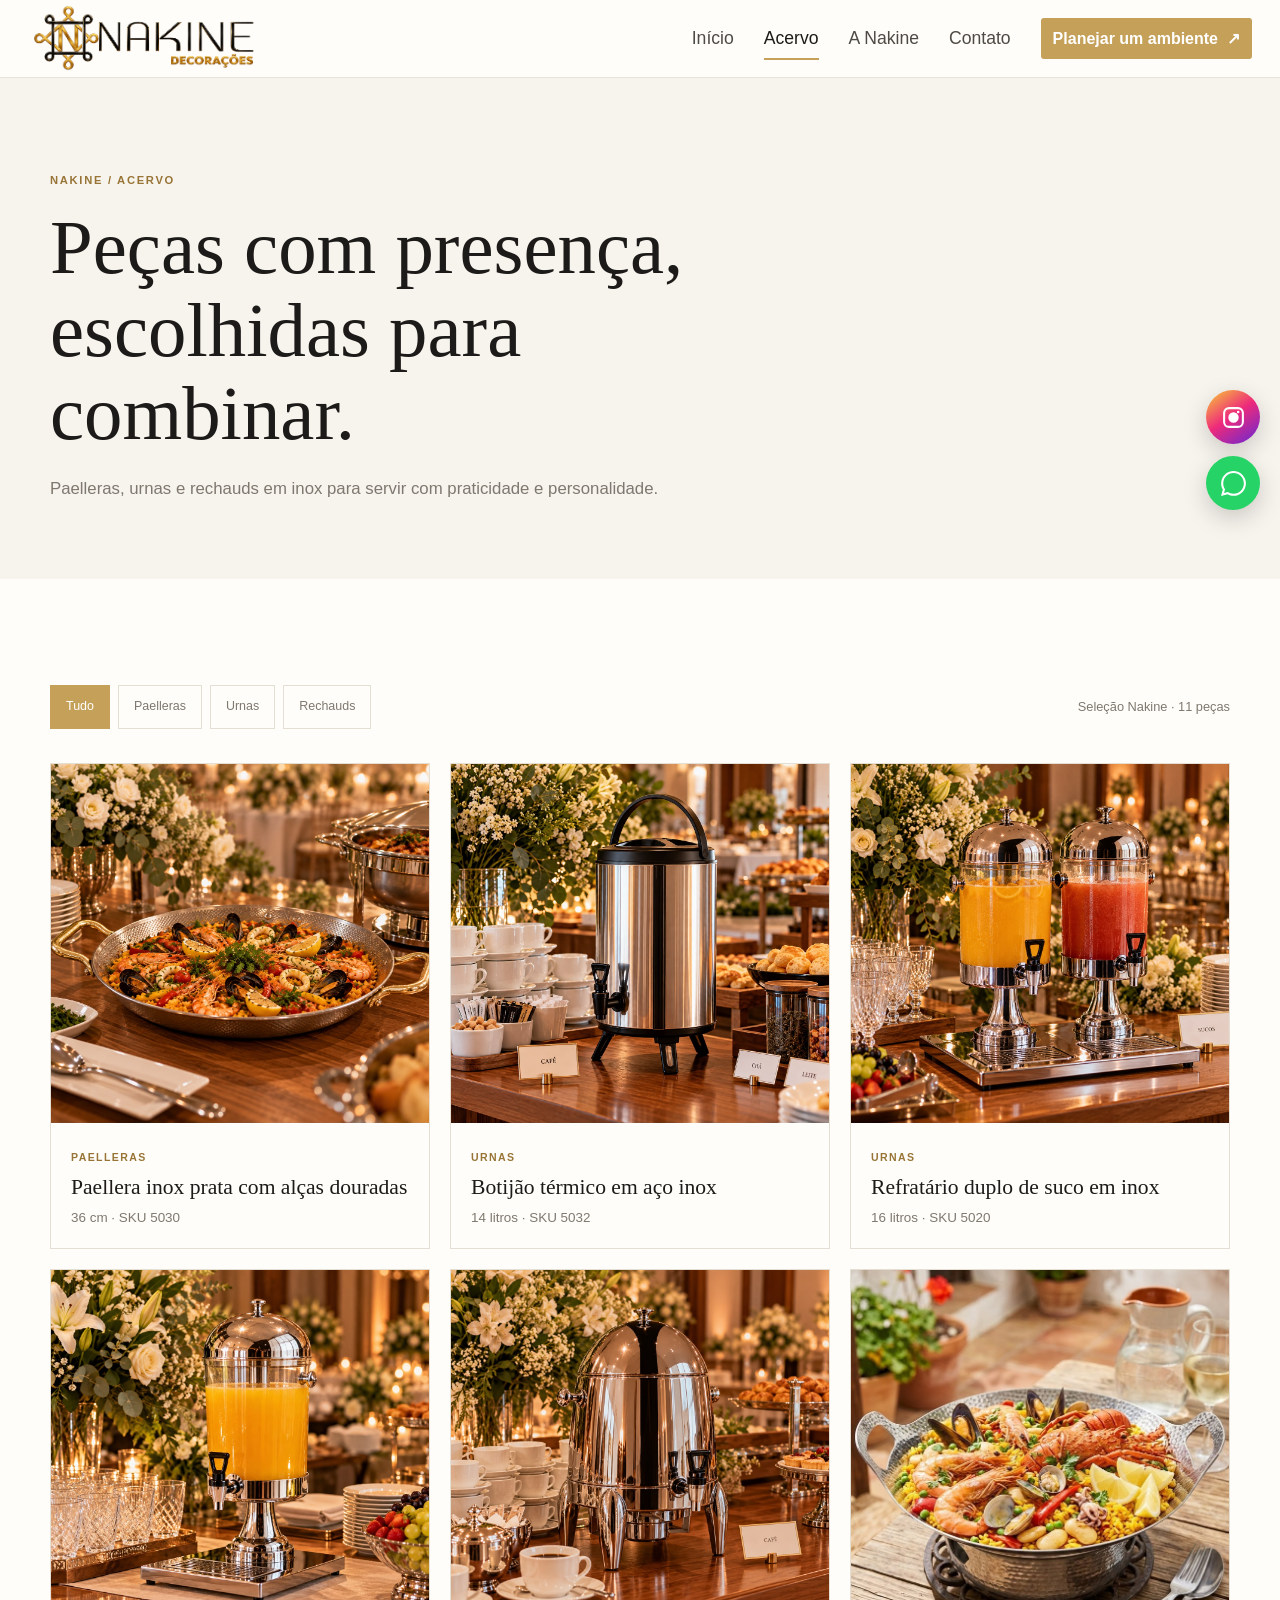
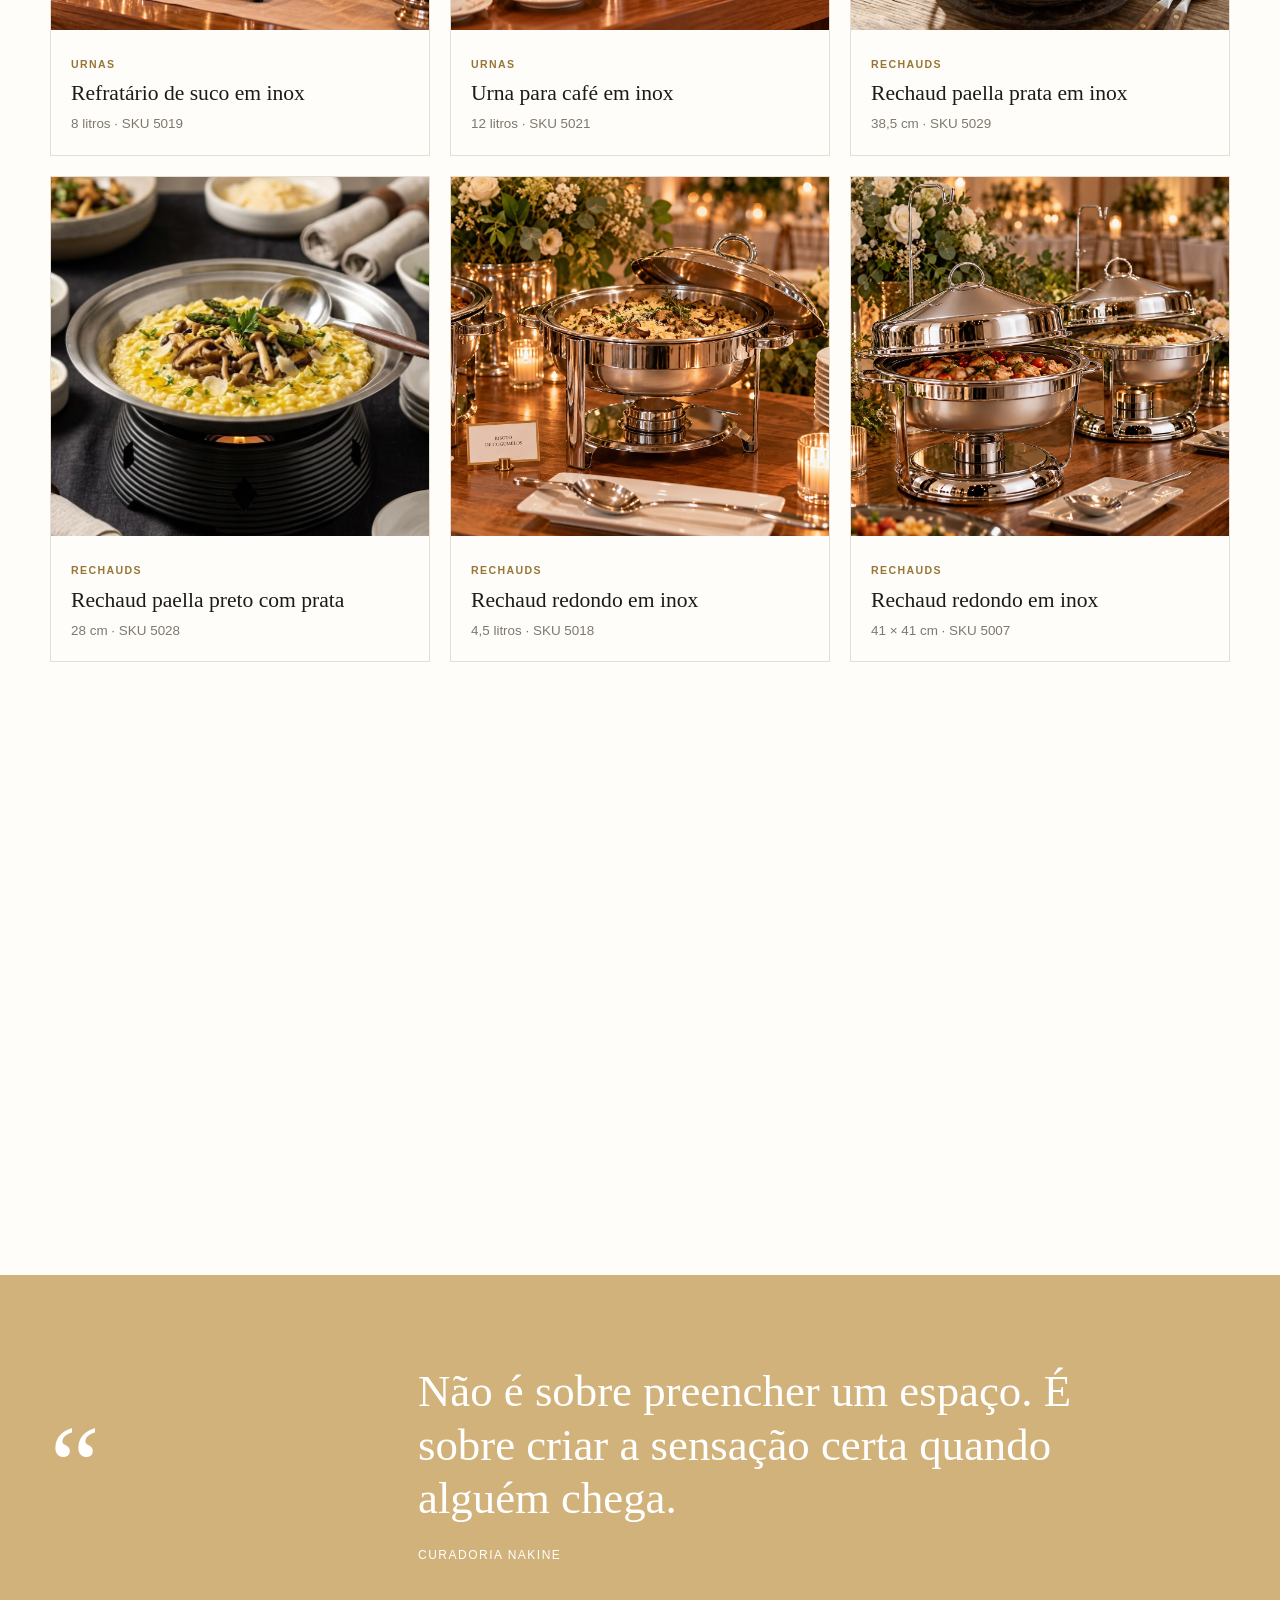
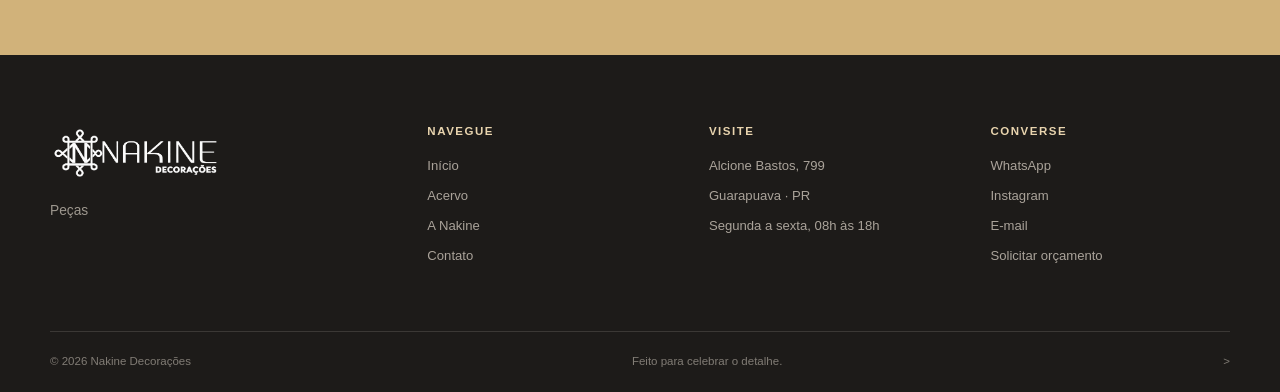
<file: catalogo.html>
<!DOCTYPE html>
<html lang="pt-BR">
<head>
    <meta charset="UTF-8"><meta name="viewport" content="width=device-width, initial-scale=1.0">
    <meta name="description" content="Conheça o acervo Nakine de peças para mesa posta, flores, luz e ambientes.">
    <link rel="icon" type="image/png" href="img/xcon.png"><link rel="stylesheet" href="style.css"><title>Acervo | Nakine Decorações</title>
    <!-- ==================== CONFIGURACOES DA PAGINA ==================== -->
</head>
<body data-page="acervo">
    <!-- ==================== CABECALHO E NAVEGACAO ==================== -->
    <header class="site-header"><div class="header-inner"><a class="brand" href="index.html" aria-label="Nakine, página inicial"><img src="img/logo_nakine.png" alt="Nakine Decorações"></a><button class="menu-toggle" type="button" aria-label="Abrir menu" aria-expanded="false">☰</button><nav class="site-nav" aria-label="Navegação principal"><a href="index.html">Início</a><a href="catalogo.html" class="is-active">Acervo</a><a href="sobre.html">A Nakine</a><a href="contato.html">Contato</a></nav><a class="header-cta" href="contato.html">Planejar um ambiente <span>↗</span></a></div></header>
    <main>
        <!-- ==================== CONTEUDO PRINCIPAL ==================== -->
        <section class="page-hero"><div class="container"><span class="breadcrumb">Nakine / Acervo</span><h1>Peças com presença, escolhidas para combinar.</h1><p>Paelleras, urnas e rechauds em inox para servir com praticidade e personalidade.</p></div></section>
        <section class="section"><div class="container">
            <div class="catalog-toolbar"><div class="filter-list" role="group" aria-label="Filtrar acervo"><button class="filter-button is-active" data-filter="todos">Tudo</button><button class="filter-button" data-filter="paelleras">Paelleras</button><button class="filter-button" data-filter="urnas">Urnas</button><button class="filter-button" data-filter="rechauds">Rechauds</button></div><span class="catalog-count">Seleção Nakine · 11 peças</span></div>
            <div class="product-grid">
                <article class="product-card reveal" data-product-category="paelleras"><img src="img/paellera/paellera%20de%20aco%20inox%20prata%20com%20alcas%20douradas%2036%20cm%20-%20Sku%205030.jpeg" alt="Paellera de aço inox prata com alças douradas, 36 cm" loading="lazy"><div class="product-info"><small>Paelleras</small><h3>Paellera inox prata com alças douradas</h3><p>36 cm · SKU 5030</p></div></article>
                <article class="product-card reveal" data-product-category="urnas"><img src="img/urnas/botijao%20termico%20aco%20inox%2014%20litros%20-%20sku%205032.jpeg" alt="Botijão térmico em aço inox, 14 litros" loading="lazy"><div class="product-info"><small>Urnas</small><h3>Botijão térmico em aço inox</h3><p>14 litros · SKU 5032</p></div></article>
                <article class="product-card reveal" data-product-category="urnas"><img src="img/urnas/refratario%20de%20suco%20duplo%20em%20inox%2016l%20-%20sku%205020.jpeg" alt="Refratário duplo de suco em inox, 16 litros" loading="lazy"><div class="product-info"><small>Urnas</small><h3>Refratário duplo de suco em inox</h3><p>16 litros · SKU 5020</p></div></article>
                <article class="product-card reveal" data-product-category="urnas"><img src="img/urnas/refratario%20de%20suco%20em%20inox%208l%20-%20sku%205019.jpeg" alt="Refratário de suco em inox, 8 litros" loading="lazy"><div class="product-info"><small>Urnas</small><h3>Refratário de suco em inox</h3><p>8 litros · SKU 5019</p></div></article>
                <article class="product-card reveal" data-product-category="urnas"><img src="img/urnas/urna%20para%20cafe%20em%20Inox%2012l%20-%20sku%205021.jpeg" alt="Urna para café em inox, 12 litros" loading="lazy"><div class="product-info"><small>Urnas</small><h3>Urna para café em inox</h3><p>12 litros · SKU 5021</p></div></article>
                <article class="product-card reveal" data-product-category="rechauds"><img src="img/rechaud/rechaud%20paella%20prata%20em%20inox%2038,5%20cm%20-%20sku%205029.jpeg" alt="Rechaud paella prata em inox, 38,5 cm" loading="lazy"><div class="product-info"><small>Rechauds</small><h3>Rechaud paella prata em inox</h3><p>38,5 cm · SKU 5029</p></div></article>
                <article class="product-card reveal" data-product-category="rechauds"><img src="img/rechaud/rechaud%20paella%20preto%20com%20prata%20em%20inox%2028%20cm%20-%20sku%205028.jpeg" alt="Rechaud paella preto com prata em inox, 28 cm" loading="lazy"><div class="product-info"><small>Rechauds</small><h3>Rechaud paella preto com prata</h3><p>28 cm · SKU 5028</p></div></article>
                <article class="product-card reveal" data-product-category="rechauds"><img src="img/rechaud/rechaud%20redondo%20em%20inox%204,5l%20-%20sku%205018.jpeg" alt="Rechaud redondo em inox, 4,5 litros" loading="lazy"><div class="product-info"><small>Rechauds</small><h3>Rechaud redondo em inox</h3><p>4,5 litros · SKU 5018</p></div></article>
                <article class="product-card reveal" data-product-category="rechauds"><img src="img/rechaud/rechaud%20redondo%20em%20inox%2041x41%20cm%20-%20sku%205007.jpeg" alt="Rechaud redondo em inox, 41 por 41 cm" loading="lazy"><div class="product-info"><small>Rechauds</small><h3>Rechaud redondo em inox</h3><p>41 × 41 cm · SKU 5007</p></div></article>
                <article class="product-card reveal" data-product-category="rechauds"><img src="img/rechaud/rechaud%20retangular%20em%20Inox%209,5%20l%2064x46x45%20cm%20-%20sku%205012.jpeg" alt="Rechaud retangular em inox, 9,5 litros, 64 por 46 por 45 cm" loading="lazy"><div class="product-info"><small>Rechauds</small><h3>Rechaud retangular em inox</h3><p>9,5 litros · 64 × 46 × 45 cm · SKU 5012</p></div></article>
                <article class="product-card reveal" data-product-category="rechauds"><img src="img/rechaud/rechaud%20retangular%20em%20inox%209l%2056x43x29%20-%20sku%205009.jpeg" alt="Rechaud retangular em inox, 9 litros, 56 por 43 por 29 cm" loading="lazy"><div class="product-info"><small>Rechauds</small><h3>Rechaud retangular em inox</h3><p>9 litros · 56 × 43 × 29 cm · SKU 5009</p></div></article>
            </div>
        </div></section>
        <section class="quote-band"><div class="container"><div class="quote-mark">“</div><div><blockquote>Não é sobre preencher um espaço. É sobre criar a sensação certa quando alguém chega.</blockquote><cite>Curadoria Nakine</cite></div></div></section>
    </main>
    <!-- ==================== RODAPE ==================== -->
    <footer class="site-footer"><div class="container footer-grid"><div class="footer-brand"><img src="img/logo_nakine.png" alt="Nakine Decorações"><p>Peças</div><div class="footer-column"><h3>Navegue</h3><a href="index.html">Início</a><a href="catalogo.html">Acervo</a><a href="sobre.html">A Nakine</a><a href="contato.html">Contato</a></div><div class="footer-column"><h3>Visite</h3><p>Alcione Bastos, 799</p><p>Guarapuava · PR</p><p>Segunda a sexta, 08h às 18h</p></div><div class="footer-column"><h3>Converse</h3><a href="https://wa.me/554291211496" target="_blank" rel="noopener">WhatsApp</a><a href="https://www.instagram.com/nakinedecoracoes/" target="_blank" rel="noopener">Instagram</a><a href="mailto:nakine@nakinedecoracoes.com.br">E-mail</a><a href="contato.html">Solicitar orçamento</a></div></div><div class="container footer-bottom"><span>© 2026 Nakine Decorações</span><span>Feito para celebrar o detalhe.</span e possibilidades para ambientes que contam histórias.</p>></div></footer>
    <div class="social-floaters" aria-label="Redes sociais"><a class="instagram" href="https://www.instagram.com/nakinedecoracoes/" target="_blank" rel="noopener" aria-label="Visitar o Instagram da Nakine"><svg viewBox="0 0 24 24" aria-hidden="true"><path d="M7.75 2h8.5A5.75 5.75 0 0 1 22 7.75v8.5A5.75 5.75 0 0 1 16.25 22h-8.5A5.75 5.75 0 0 1 2 16.25v-8.5A5.75 5.75 0 0 1 7.75 2Zm0 2A3.75 3.75 0 0 0 4 7.75v8.5A3.75 3.75 0 0 0 7.75 20h8.5A3.75 3.75 0 0 0 20 16.25v-8.5A3.75 3.75 0 0 0 16.25 4h-8.5Zm8.75 1.5a1.25 1.25 0 1 1 0 2.5 1.25 1.25 0 0 1 0-2.5ZM12 7a5 5 0 1 1 0 10 5 5 0 0 1 0-10Zm0 2a3 3 0 1 1 0 6 3 3 0 0 1 0-6Z"/></svg></a><a class="whatsapp" href="https://wa.me/554291211496" target="_blank" rel="noopener" aria-label="Falar com a Nakine pelo WhatsApp">⌕</a></div><script src="script.js" defer></script>
</body></html>
</file>
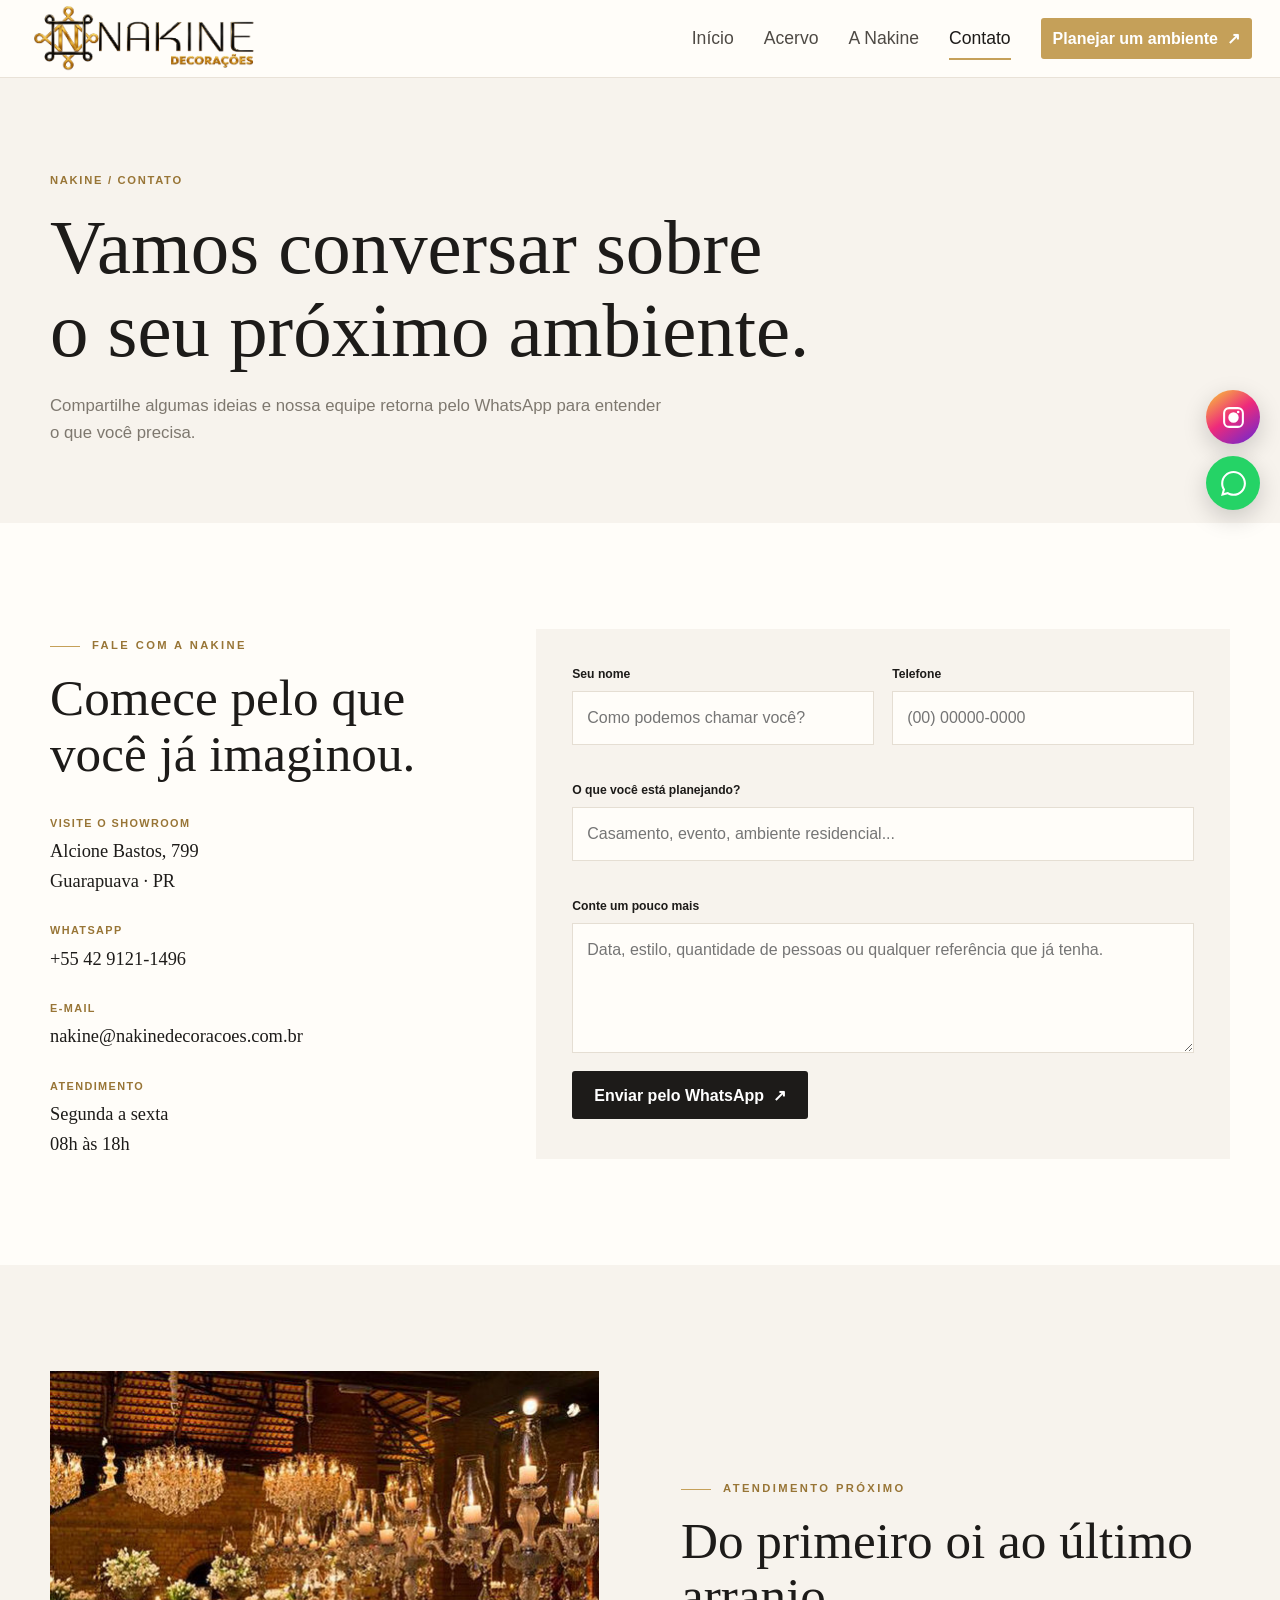
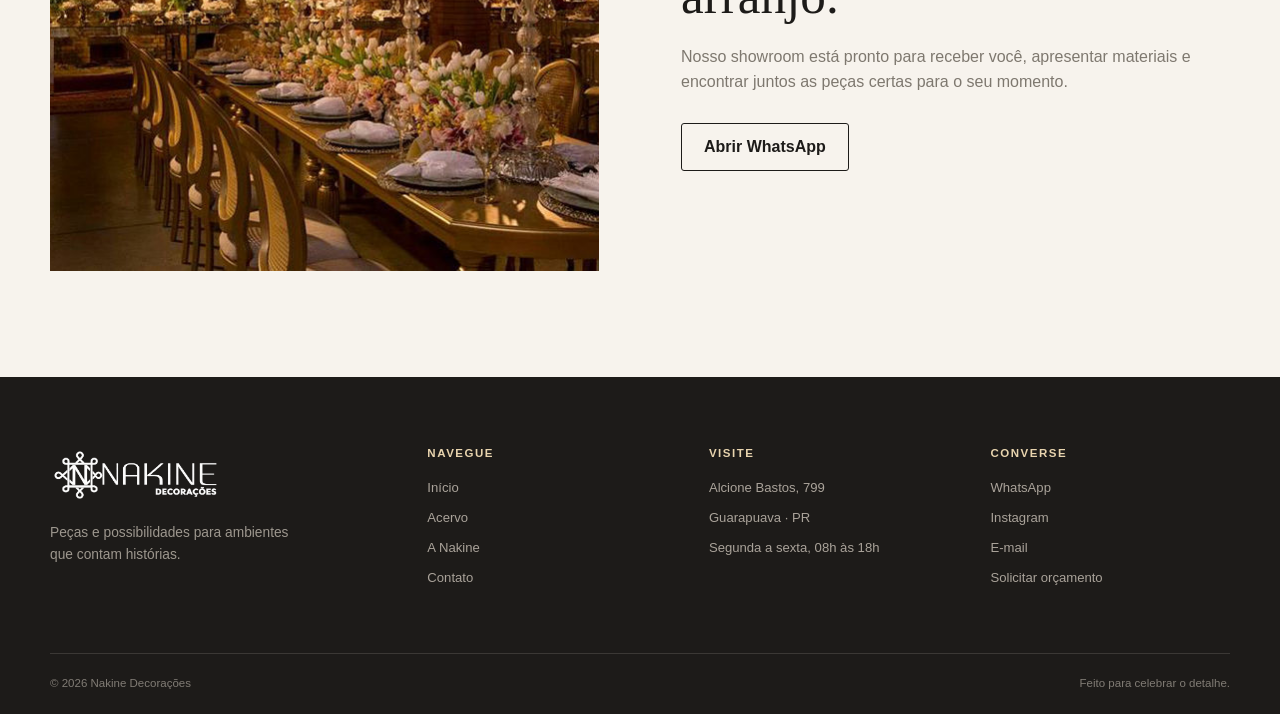
<file: contato.html>
<!DOCTYPE html>
<html lang="pt-BR">
<head>
    <!-- ==================== CONFIGURACOES DA PAGINA ==================== -->
    <meta charset="UTF-8"><meta name="viewport" content="width=device-width, initial-scale=1.0">
    <meta name="description" content="Entre em contato com a Nakine Decorações para planejar seu ambiente.">
    <link rel="icon" type="image/png" href="img/xcon.png"><link rel="stylesheet" href="style.css"><title>Contato | Nakine Decorações</title>
</head>
<body data-page="contato">
    <!-- ==================== CABECALHO E NAVEGACAO ==================== -->
    <header class="site-header"><div class="header-inner"><a class="brand" href="index.html" aria-label="Nakine, página inicial"><img src="img/logo_nakine.png" alt="Nakine Decorações"></a><button class="menu-toggle" type="button" aria-label="Abrir menu" aria-expanded="false">☰</button><nav class="site-nav" aria-label="Navegação principal"><a href="index.html">Início</a><a href="catalogo.html">Acervo</a><a href="sobre.html">A Nakine</a><a href="contato.html" class="is-active">Contato</a></nav><a class="header-cta" href="contato.html">Planejar um ambiente <span>↗</span></a></div></header>
    <!-- ==================== CONTEUDO PRINCIPAL ==================== -->
    <main>
        <section class="page-hero"><div class="container"><span class="breadcrumb">Nakine / Contato</span><h1>Vamos conversar sobre o seu próximo ambiente.</h1><p>Compartilhe algumas ideias e nossa equipe retorna pelo WhatsApp para entender o que você precisa.</p></div></section>
        <section class="section"><div class="container contact-layout"><div class="reveal"><span class="eyebrow">Fale com a Nakine</span><h2 style="margin-top:15px;font-size:clamp(2.4rem,4vw,3.8rem)">Comece pelo que você já imaginou.</h2><div class="contact-details"><div class="contact-detail"><small>Visite o showroom</small><p>Alcione Bastos, 799<br>Guarapuava · PR</p></div><div class="contact-detail"><small>WhatsApp</small><a href="https://wa.me/554291211496" target="_blank" rel="noopener">+55 42 9121-1496</a></div><div class="contact-detail"><small>E-mail</small><a href="mailto:nakine@nakinedecoracoes.com.br">nakine@nakinedecoracoes.com.br</a></div><div class="contact-detail"><small>Atendimento</small><p>Segunda a sexta<br>08h às 18h</p></div></div></div><form class="contact-form reveal" data-contact-form><div class="form-grid"><div class="form-field"><label for="nome">Seu nome</label><input id="nome" name="nome" type="text" placeholder="Como podemos chamar você?" required></div><div class="form-field"><label for="telefone">Telefone</label><input id="telefone" name="telefone" type="tel" placeholder="(00) 00000-0000" required></div><div class="form-field full"><label for="interesse">O que você está planejando?</label><input id="interesse" name="interesse" type="text" placeholder="Casamento, evento, ambiente residencial..." required></div><div class="form-field full"><label for="mensagem">Conte um pouco mais</label><textarea id="mensagem" name="mensagem" placeholder="Data, estilo, quantidade de pessoas ou qualquer referência que já tenha."></textarea></div></div><button class="button" type="submit">Enviar pelo WhatsApp <span>↗</span></button><p class="form-feedback" role="status"></p></form></div></section>
        <section class="section section-tint"><div class="container split"><img class="split-image reveal" src="img/buffet.jpg" alt="Mesa de evento decorada pela Nakine" loading="lazy"><div class="split-copy reveal"><span class="eyebrow">Atendimento próximo</span><h2>Do primeiro oi ao último arranjo.</h2><p>Nosso showroom está pronto para receber você, apresentar materiais e encontrar juntos as peças certas para o seu momento.</p><a class="button button-outline" href="https://wa.me/554291211496" target="_blank" rel="noopener">Abrir WhatsApp</a></div></div></section>
    </main>
    <footer class="site-footer"><div class="container footer-grid"><div class="footer-brand"><img src="img/logo_nakine.png" alt="Nakine Decorações"><p>Peças e possibilidades para ambientes que contam histórias.</p></div><div class="footer-column"><h3>Navegue</h3><a href="index.html">Início</a><a href="catalogo.html">Acervo</a><a href="sobre.html">A Nakine</a><a href="contato.html">Contato</a></div><div class="footer-column"><h3>Visite</h3><p>Alcione Bastos, 799</p><p>Guarapuava · PR</p><p>Segunda a sexta, 08h às 18h</p></div><div class="footer-column"><h3>Converse</h3><a href="https://wa.me/554291211496" target="_blank" rel="noopener">WhatsApp</a><a href="https://www.instagram.com/nakinedecoracoes/" target="_blank" rel="noopener">Instagram</a><a href="mailto:nakine@nakinedecoracoes.com.br">E-mail</a><a href="contato.html">Solicitar orçamento</a></div></div><div class="container footer-bottom"><span>© 2026 Nakine Decorações</span><span>Feito para celebrar o detalhe.</span></div></footer>
    <div class="social-floaters" aria-label="Redes sociais"><a class="instagram" href="https://www.instagram.com/nakinedecoracoes/" target="_blank" rel="noopener" aria-label="Visitar o Instagram da Nakine"><svg viewBox="0 0 24 24" aria-hidden="true"><path d="M7.75 2h8.5A5.75 5.75 0 0 1 22 7.75v8.5A5.75 5.75 0 0 1 16.25 22h-8.5A5.75 5.75 0 0 1 2 16.25v-8.5A5.75 5.75 0 0 1 7.75 2Zm0 2A3.75 3.75 0 0 0 4 7.75v8.5A3.75 3.75 0 0 0 7.75 20h8.5A3.75 3.75 0 0 0 20 16.25v-8.5A3.75 3.75 0 0 0 16.25 4h-8.5Zm8.75 1.5a1.25 1.25 0 1 1 0 2.5 1.25 1.25 0 0 1 0-2.5ZM12 7a5 5 0 1 1 0 10 5 5 0 0 1 0-10Zm0 2a3 3 0 1 1 0 6 3 3 0 0 1 0-6Z"/></svg></a><a class="whatsapp" href="https://wa.me/554291211496" target="_blank" rel="noopener" aria-label="Falar com a Nakine pelo WhatsApp">⌕</a></div><script src="script.js" defer></script>
</body></html>
</file>
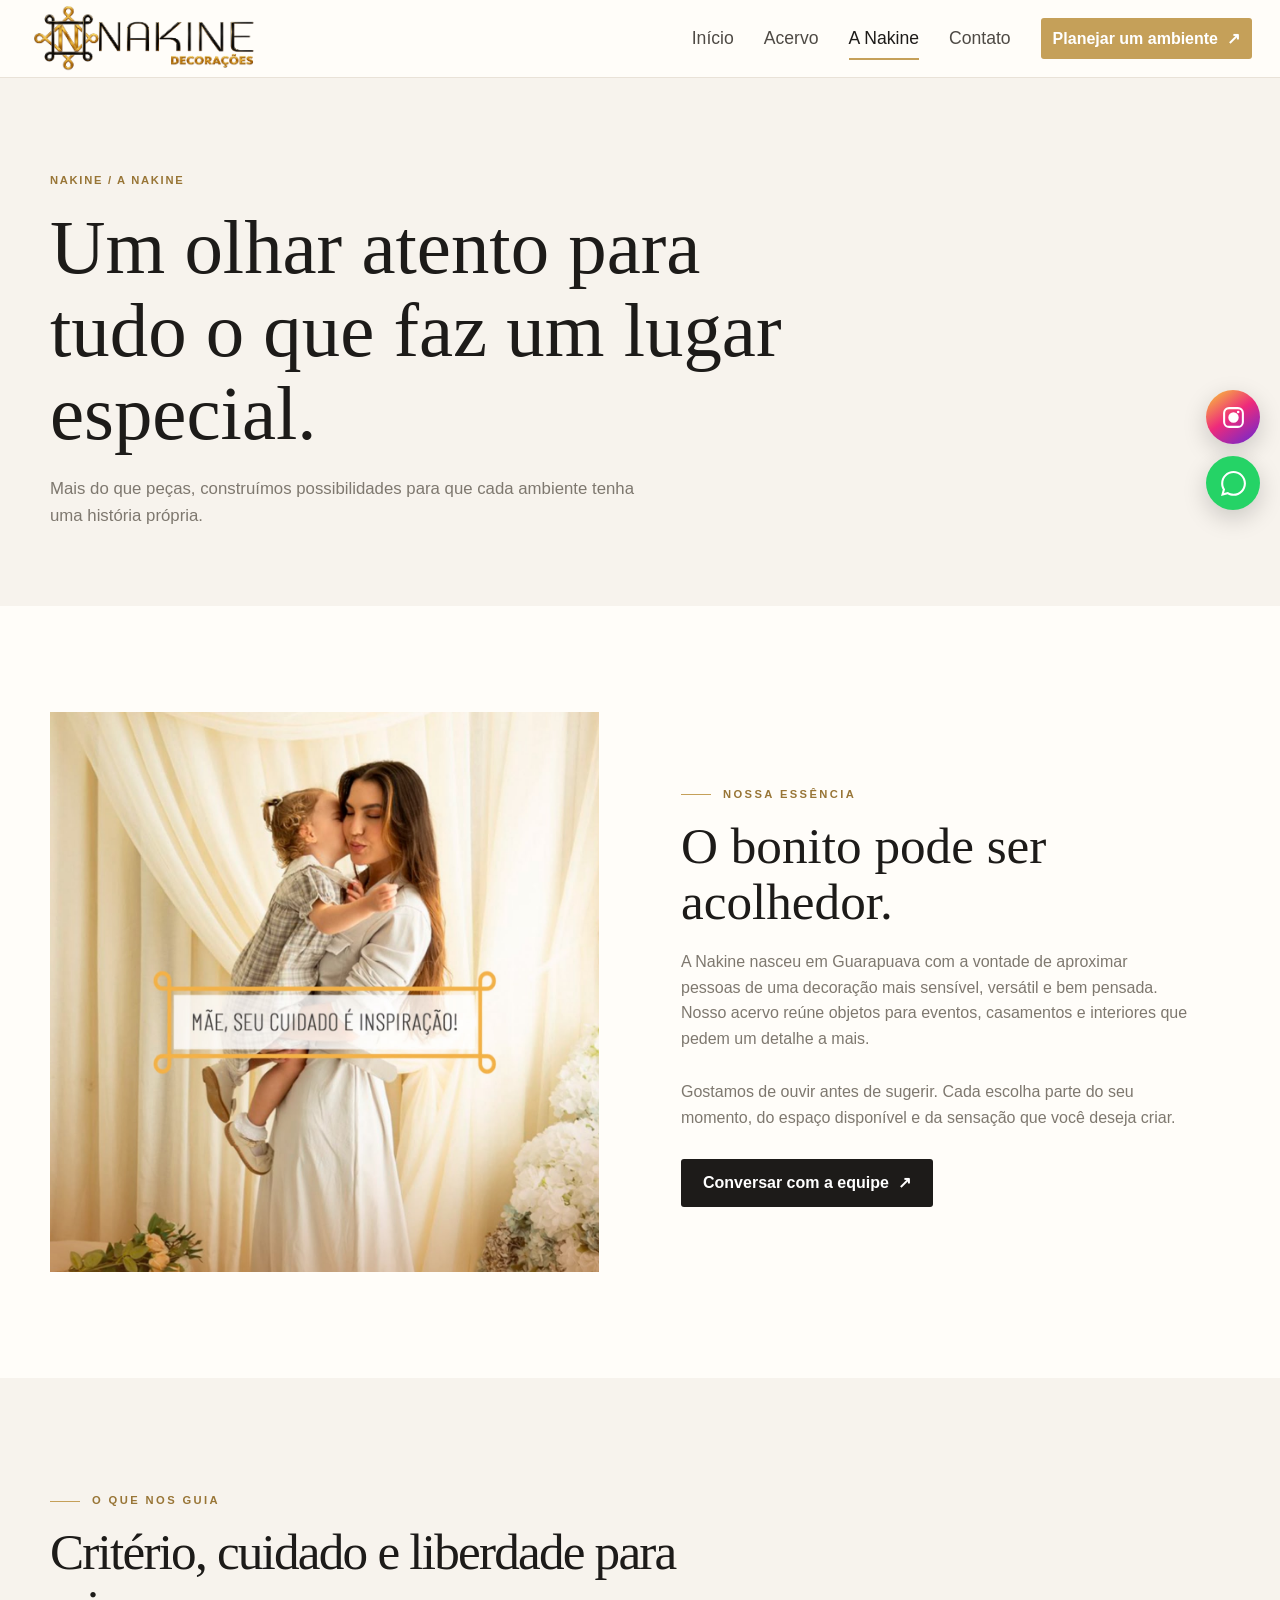
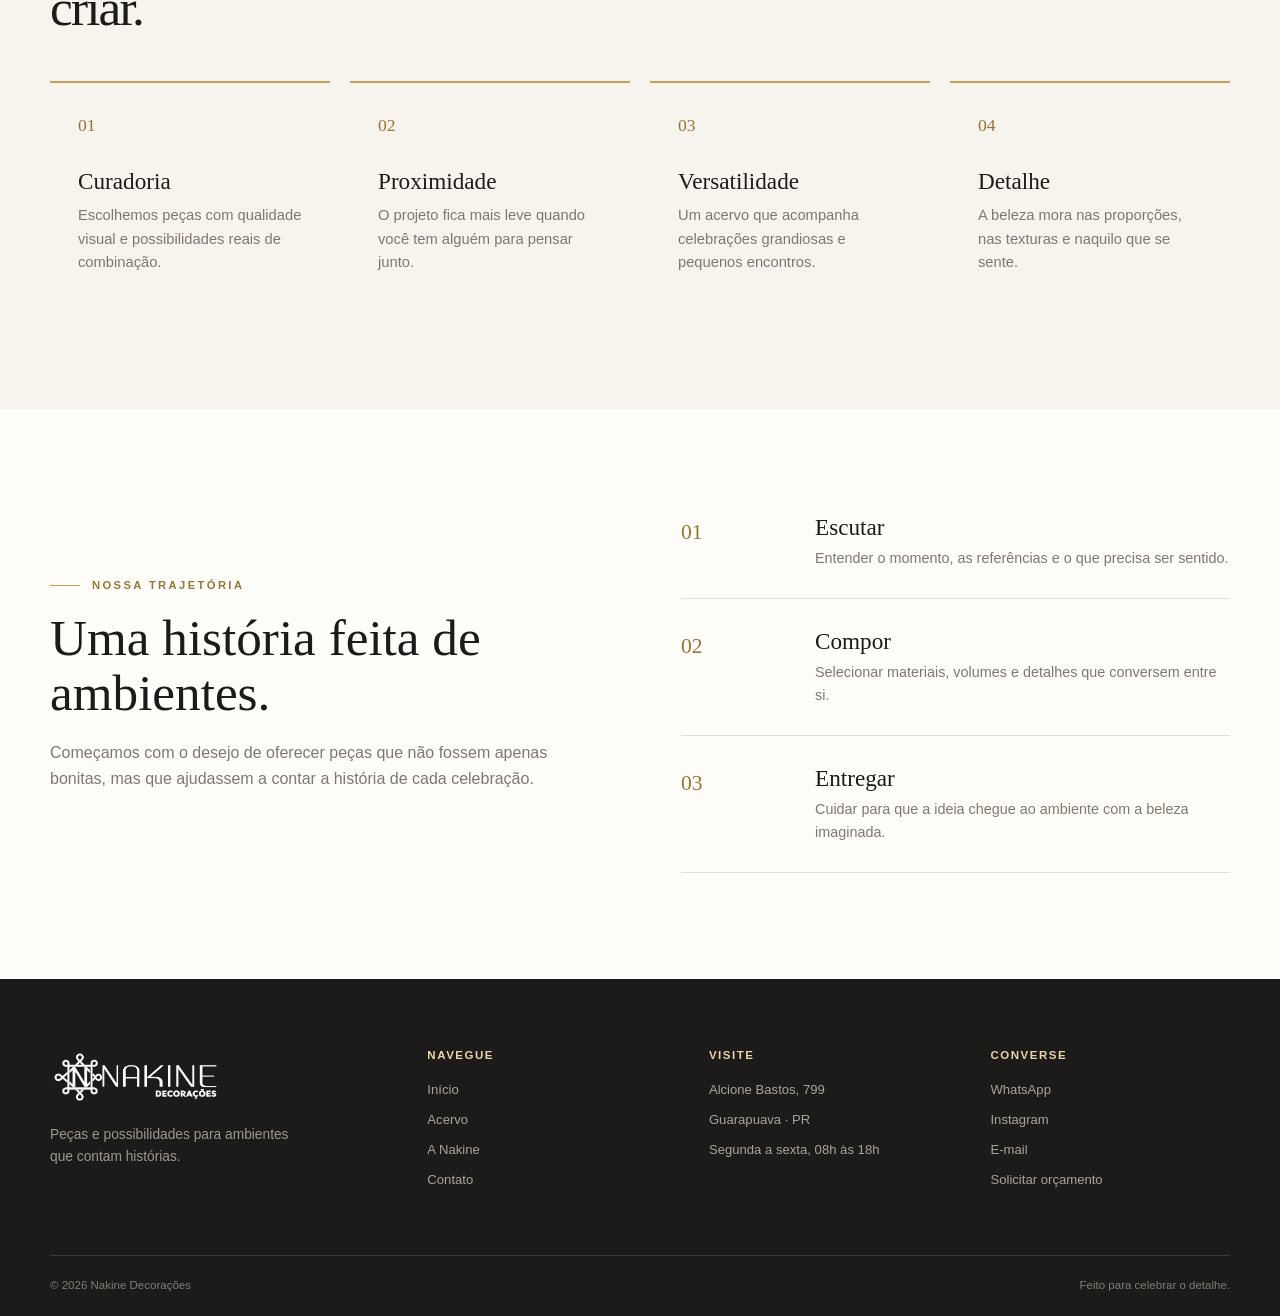
<file: sobre.html>
<!DOCTYPE html>
<html lang="pt-BR">
<head>
    <!-- ==================== CONFIGURACOES DA PAGINA ==================== -->
    <meta charset="UTF-8"><meta name="viewport" content="width=device-width, initial-scale=1.0">
    <meta name="description" content="Conheça a história, os valores e o jeito Nakine de criar ambientes.">
    <link rel="icon" type="image/png" href="img/xcon.png"><link rel="stylesheet" href="style.css"><title>A Nakine | Decoração com intenção</title>
</head>
<body data-page="sobre">
    <!-- ==================== CABECALHO E NAVEGACAO ==================== -->
    <header class="site-header"><div class="header-inner"><a class="brand" href="index.html" aria-label="Nakine, página inicial"><img src="img/logo_nakine.png" alt="Nakine Decorações"></a><button class="menu-toggle" type="button" aria-label="Abrir menu" aria-expanded="false">☰</button><nav class="site-nav" aria-label="Navegação principal"><a href="index.html">Início</a><a href="catalogo.html">Acervo</a><a href="sobre.html" class="is-active">A Nakine</a><a href="contato.html">Contato</a></nav><a class="header-cta" href="contato.html">Planejar um ambiente <span>↗</span></a></div></header>
    <!-- ==================== CONTEUDO PRINCIPAL ==================== -->
    <main>
        <section class="page-hero"><div class="container"><span class="breadcrumb">Nakine / A Nakine</span><h1>Um olhar atento para tudo o que faz um lugar especial.</h1><p>Mais do que peças, construímos possibilidades para que cada ambiente tenha uma história própria.</p></div></section>
        <section class="section"><div class="container split"><img class="about-image reveal" src="img/sobre.jpeg" alt="Celebração decorada com peças Nakine"><div class="split-copy reveal"><span class="eyebrow">Nossa essência</span><h2>O bonito pode ser acolhedor.</h2><p>A Nakine nasceu em Guarapuava com a vontade de aproximar pessoas de uma decoração mais sensível, versátil e bem pensada. Nosso acervo reúne objetos para eventos, casamentos e interiores que pedem um detalhe a mais.</p><p>Gostamos de ouvir antes de sugerir. Cada escolha parte do seu momento, do espaço disponível e da sensação que você deseja criar.</p><a class="button" href="contato.html">Conversar com a equipe <span>↗</span></a></div></div></section>
        <section class="section section-tint"><div class="container"><div class="section-heading reveal"><span class="eyebrow">O que nos guia</span><h2>Critério, cuidado e liberdade para criar.</h2></div><div class="value-grid"><article class="value-card reveal"><span class="service-index">01</span><h3>Curadoria</h3><p>Escolhemos peças com qualidade visual e possibilidades reais de combinação.</p></article><article class="value-card reveal"><span class="service-index">02</span><h3>Proximidade</h3><p>O projeto fica mais leve quando você tem alguém para pensar junto.</p></article><article class="value-card reveal"><span class="service-index">03</span><h3>Versatilidade</h3><p>Um acervo que acompanha celebrações grandiosas e pequenos encontros.</p></article><article class="value-card reveal"><span class="service-index">04</span><h3>Detalhe</h3><p>A beleza mora nas proporções, nas texturas e naquilo que se sente.</p></article></div></div></section>
        <section class="section"><div class="container split"><div class="split-copy reveal"><span class="eyebrow">Nossa trajetória</span><h2>Uma história feita de ambientes.</h2><p>Começamos com o desejo de oferecer peças que não fossem apenas bonitas, mas que ajudassem a contar a história de cada celebração.</p></div><div class="timeline reveal"><div class="timeline-item"><span class="timeline-year">01</span><div><h3>Escutar</h3><p>Entender o momento, as referências e o que precisa ser sentido.</p></div></div><div class="timeline-item"><span class="timeline-year">02</span><div><h3>Compor</h3><p>Selecionar materiais, volumes e detalhes que conversem entre si.</p></div></div><div class="timeline-item"><span class="timeline-year">03</span><div><h3>Entregar</h3><p>Cuidar para que a ideia chegue ao ambiente com a beleza imaginada.</p></div></div></div></div></section>
    </main>
    <footer class="site-footer"><div class="container footer-grid"><div class="footer-brand"><img src="img/logo_nakine.png" alt="Nakine Decorações"><p>Peças e possibilidades para ambientes que contam histórias.</p></div><div class="footer-column"><h3>Navegue</h3><a href="index.html">Início</a><a href="catalogo.html">Acervo</a><a href="sobre.html">A Nakine</a><a href="contato.html">Contato</a></div><div class="footer-column"><h3>Visite</h3><p>Alcione Bastos, 799</p><p>Guarapuava · PR</p><p>Segunda a sexta, 08h às 18h</p></div><div class="footer-column"><h3>Converse</h3><a href="https://wa.me/554291211496" target="_blank" rel="noopener">WhatsApp</a><a href="https://www.instagram.com/nakinedecoracoes/" target="_blank" rel="noopener">Instagram</a><a href="mailto:nakine@nakinedecoracoes.com.br">E-mail</a><a href="contato.html">Solicitar orçamento</a></div></div><div class="container footer-bottom"><span>© 2026 Nakine Decorações</span><span>Feito para celebrar o detalhe.</span></div></footer>
    <div class="social-floaters" aria-label="Redes sociais"><a class="instagram" href="https://www.instagram.com/nakinedecoracoes/" target="_blank" rel="noopener" aria-label="Visitar o Instagram da Nakine"><svg viewBox="0 0 24 24" aria-hidden="true"><path d="M7.75 2h8.5A5.75 5.75 0 0 1 22 7.75v8.5A5.75 5.75 0 0 1 16.25 22h-8.5A5.75 5.75 0 0 1 2 16.25v-8.5A5.75 5.75 0 0 1 7.75 2Zm0 2A3.75 3.75 0 0 0 4 7.75v8.5A3.75 3.75 0 0 0 7.75 20h8.5A3.75 3.75 0 0 0 20 16.25v-8.5A3.75 3.75 0 0 0 16.25 4h-8.5Zm8.75 1.5a1.25 1.25 0 1 1 0 2.5 1.25 1.25 0 0 1 0-2.5ZM12 7a5 5 0 1 1 0 10 5 5 0 0 1 0-10Zm0 2a3 3 0 1 1 0 6 3 3 0 0 1 0-6Z"/></svg></a><a class="whatsapp" href="https://wa.me/554291211496" target="_blank" rel="noopener" aria-label="Falar com a Nakine pelo WhatsApp">⌕</a></div><script src="script.js" defer></script>
</body></html>
</file>
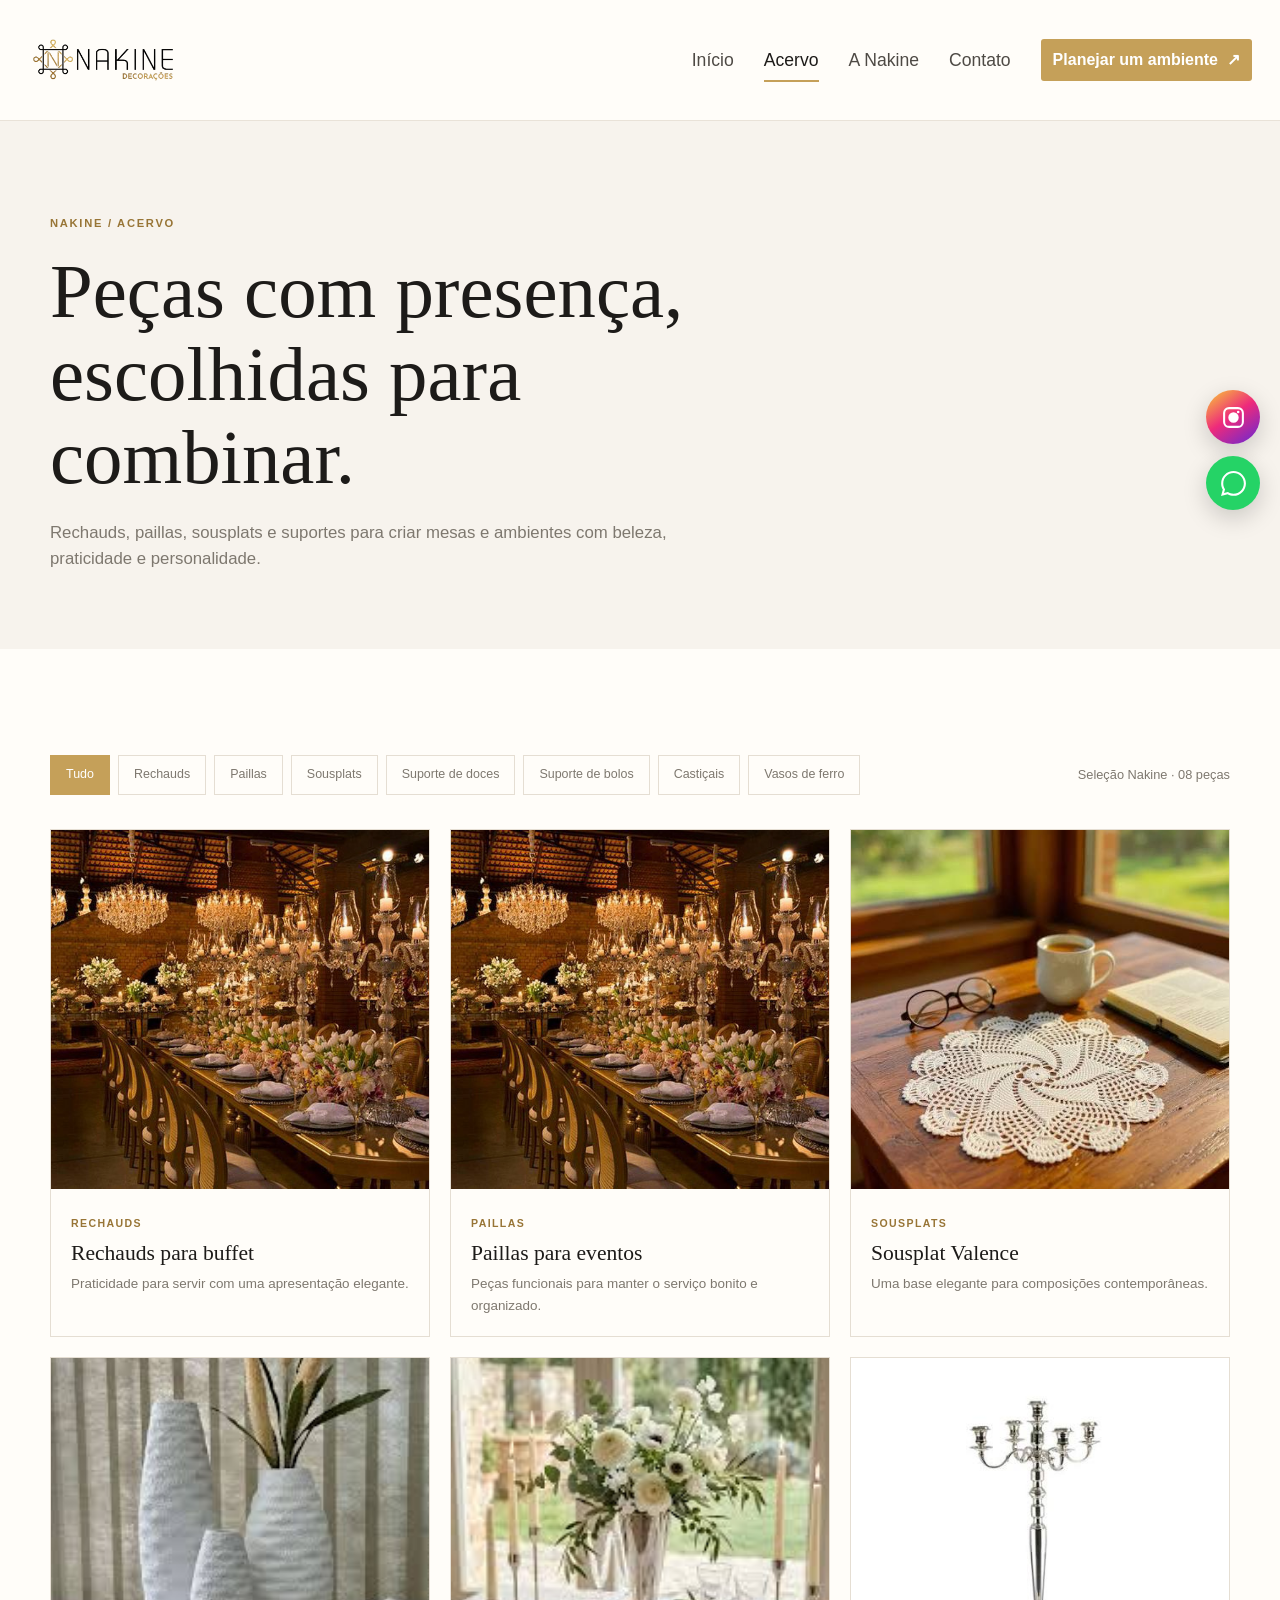
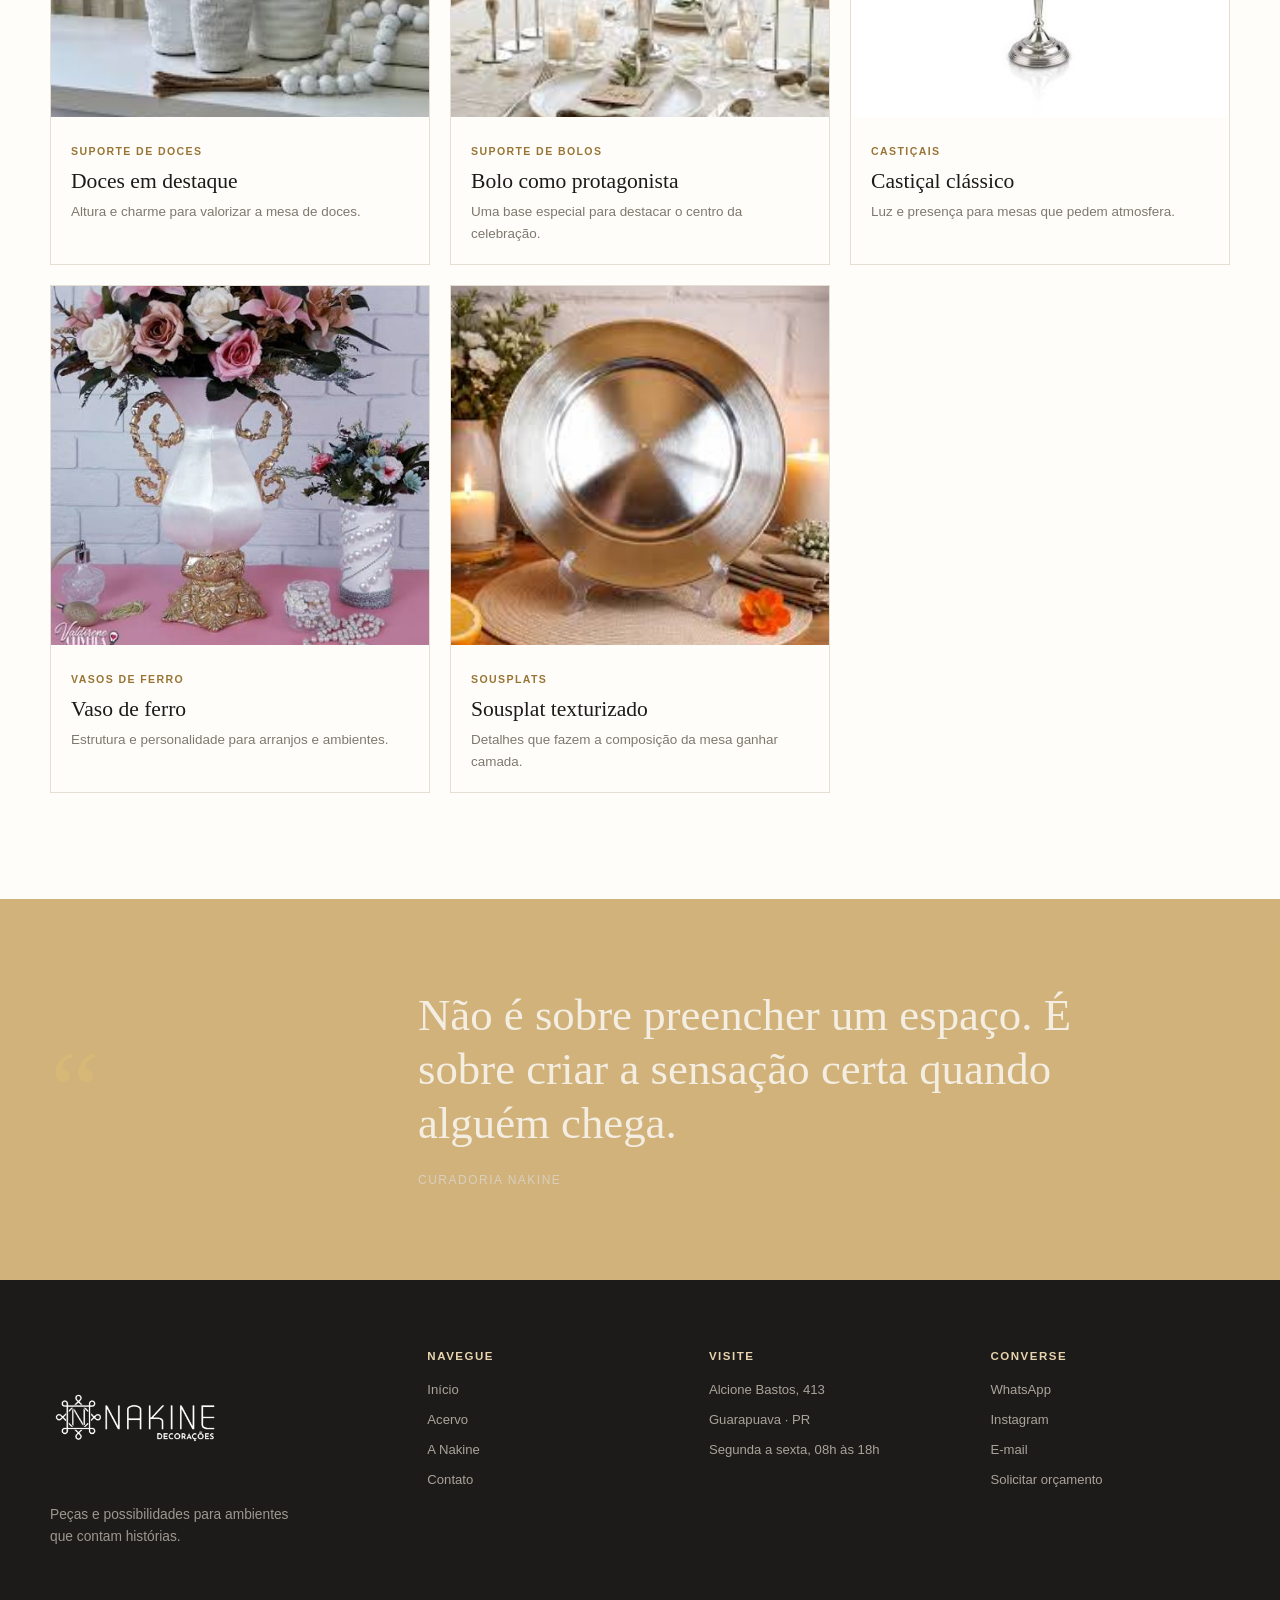
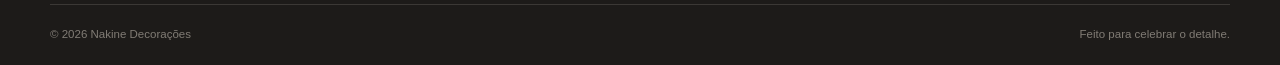
<file: institucional/catalogo.html>
<!DOCTYPE html>
<html lang="pt-BR">
<head>
    <meta charset="UTF-8"><meta name="viewport" content="width=device-width, initial-scale=1.0">
    <meta name="description" content="Conheça o acervo Nakine de peças para mesa posta, flores, luz e ambientes.">
    <link rel="icon" type="image/png" href="../xcon.png"><link rel="stylesheet" href="style.css"><title>Acervo | Nakine Decorações</title>
</head>
<body data-page="acervo">
    <header class="site-header"><div class="header-inner"><a class="brand" href="index.html" aria-label="Nakine, página inicial"><img src="../logo.png" alt="Nakine Decorações"></a><button class="menu-toggle" type="button" aria-label="Abrir menu" aria-expanded="false">☰</button><nav class="site-nav" aria-label="Navegação principal"><a href="index.html">Início</a><a href="catalogo.html" class="is-active">Acervo</a><a href="sobre.html">A Nakine</a><a href="contato.html">Contato</a></nav><a class="header-cta" href="contato.html">Planejar um ambiente <span>↗</span></a></div></header>
    <main>
        <section class="page-hero"><div class="container"><span class="breadcrumb">Nakine / Acervo</span><h1>Peças com presença, escolhidas para combinar.</h1><p>Rechauds, paillas, sousplats e suportes para criar mesas e ambientes com beleza, praticidade e personalidade.</p></div></section>
        <section class="section"><div class="container">
            <div class="catalog-toolbar"><div class="filter-list" role="group" aria-label="Filtrar acervo"><button class="filter-button is-active" data-filter="todos">Tudo</button><button class="filter-button" data-filter="rechauds">Rechauds</button><button class="filter-button" data-filter="paillas">Paillas</button><button class="filter-button" data-filter="sousplats">Sousplats</button><button class="filter-button" data-filter="doces">Suporte de doces</button><button class="filter-button" data-filter="bolos">Suporte de bolos</button><button class="filter-button" data-filter="casticais">Castiçais</button><button class="filter-button" data-filter="vasos-ferro">Vasos de ferro</button></div><span class="catalog-count">Seleção Nakine · 08 peças</span></div>
            <div class="product-grid">
                <article class="product-card reveal" data-product-category="rechauds"><img src="../img/buffet.jpg" alt="Rechaud em composição de buffet Nakine" loading="lazy"><div class="product-info"><small>Rechauds</small><h3>Rechauds para buffet</h3><p>Praticidade para servir com uma apresentação elegante.</p></div></article>
                <article class="product-card reveal" data-product-category="paillas"><img src="../img/buffet.jpg" alt="Pailla para servir em evento" loading="lazy"><div class="product-info"><small>Paillas</small><h3>Paillas para eventos</h3><p>Peças funcionais para manter o serviço bonito e organizado.</p></div></article>
                <article class="product-card reveal" data-product-category="sousplats"><img src="../img/sousplat/sousplat1.jpg" alt="Sousplat redondo para mesa posta" loading="lazy"><div class="product-info"><small>Sousplats</small><h3>Sousplat Valence</h3><p>Uma base elegante para composições contemporâneas.</p></div></article>
                <article class="product-card reveal" data-product-category="doces"><img src="../img/vasos/vasos.jpg" alt="Suporte para doces em mesa decorada" loading="lazy"><div class="product-info"><small>Suporte de doces</small><h3>Doces em destaque</h3><p>Altura e charme para valorizar a mesa de doces.</p></div></article>
                <article class="product-card reveal" data-product-category="bolos"><img src="../img/vasos/vasos 1.jpg" alt="Suporte de bolo para celebração" loading="lazy"><div class="product-info"><small>Suporte de bolos</small><h3>Bolo como protagonista</h3><p>Uma base especial para destacar o centro da celebração.</p></div></article>
                <article class="product-card reveal" data-product-category="casticais"><img src="../img/candelabro/candelabro.jpg" alt="Castiçal clássico para mesa decorada" loading="lazy"><div class="product-info"><small>Castiçais</small><h3>Castiçal clássico</h3><p>Luz e presença para mesas que pedem atmosfera.</p></div></article>
                <article class="product-card reveal" data-product-category="vasos-ferro"><img src="../img/vasos/vasos 2.jpg" alt="Vaso de ferro decorativo" loading="lazy"><div class="product-info"><small>Vasos de ferro</small><h3>Vaso de ferro</h3><p>Estrutura e personalidade para arranjos e ambientes.</p></div></article>
                <article class="product-card reveal" data-product-category="sousplats"><img src="../img/sousplat/souplat.jpg" alt="Sousplat para mesa de jantar" loading="lazy"><div class="product-info"><small>Sousplats</small><h3>Sousplat texturizado</h3><p>Detalhes que fazem a composição da mesa ganhar camada.</p></div></article>
            </div>
        </div></section>
        <section class="quote-band"><div class="container"><div class="quote-mark">“</div><div><blockquote>Não é sobre preencher um espaço. É sobre criar a sensação certa quando alguém chega.</blockquote><cite>Curadoria Nakine</cite></div></div></section>
    </main>
    <footer class="site-footer"><div class="container footer-grid"><div class="footer-brand"><img src="../logo.png" alt="Nakine Decorações"><p>Peças e possibilidades para ambientes que contam histórias.</p></div><div class="footer-column"><h3>Navegue</h3><a href="index.html">Início</a><a href="catalogo.html">Acervo</a><a href="sobre.html">A Nakine</a><a href="contato.html">Contato</a></div><div class="footer-column"><h3>Visite</h3><p>Alcione Bastos, 413</p><p>Guarapuava · PR</p><p>Segunda a sexta, 08h às 18h</p></div><div class="footer-column"><h3>Converse</h3><a href="https://wa.me/554291211496" target="_blank" rel="noopener">WhatsApp</a><a href="https://www.instagram.com/nakinedecoracoes/" target="_blank" rel="noopener">Instagram</a><a href="mailto:nakine@nakinedecoracoes.com.br">E-mail</a><a href="contato.html">Solicitar orçamento</a></div></div><div class="container footer-bottom"><span>© 2026 Nakine Decorações</span><span>Feito para celebrar o detalhe.</span></div></footer>
    <div class="social-floaters" aria-label="Redes sociais"><a class="instagram" href="https://www.instagram.com/nakinedecoracoes/" target="_blank" rel="noopener" aria-label="Visitar o Instagram da Nakine"><svg viewBox="0 0 24 24" aria-hidden="true"><path d="M7.75 2h8.5A5.75 5.75 0 0 1 22 7.75v8.5A5.75 5.75 0 0 1 16.25 22h-8.5A5.75 5.75 0 0 1 2 16.25v-8.5A5.75 5.75 0 0 1 7.75 2Zm0 2A3.75 3.75 0 0 0 4 7.75v8.5A3.75 3.75 0 0 0 7.75 20h8.5A3.75 3.75 0 0 0 20 16.25v-8.5A3.75 3.75 0 0 0 16.25 4h-8.5Zm8.75 1.5a1.25 1.25 0 1 1 0 2.5 1.25 1.25 0 0 1 0-2.5ZM12 7a5 5 0 1 1 0 10 5 5 0 0 1 0-10Zm0 2a3 3 0 1 1 0 6 3 3 0 0 1 0-6Z"/></svg></a><a class="whatsapp" href="https://wa.me/554291211496" target="_blank" rel="noopener" aria-label="Falar com a Nakine pelo WhatsApp">⌕</a></div><script src="script.js" defer></script>
</body></html>
</file>
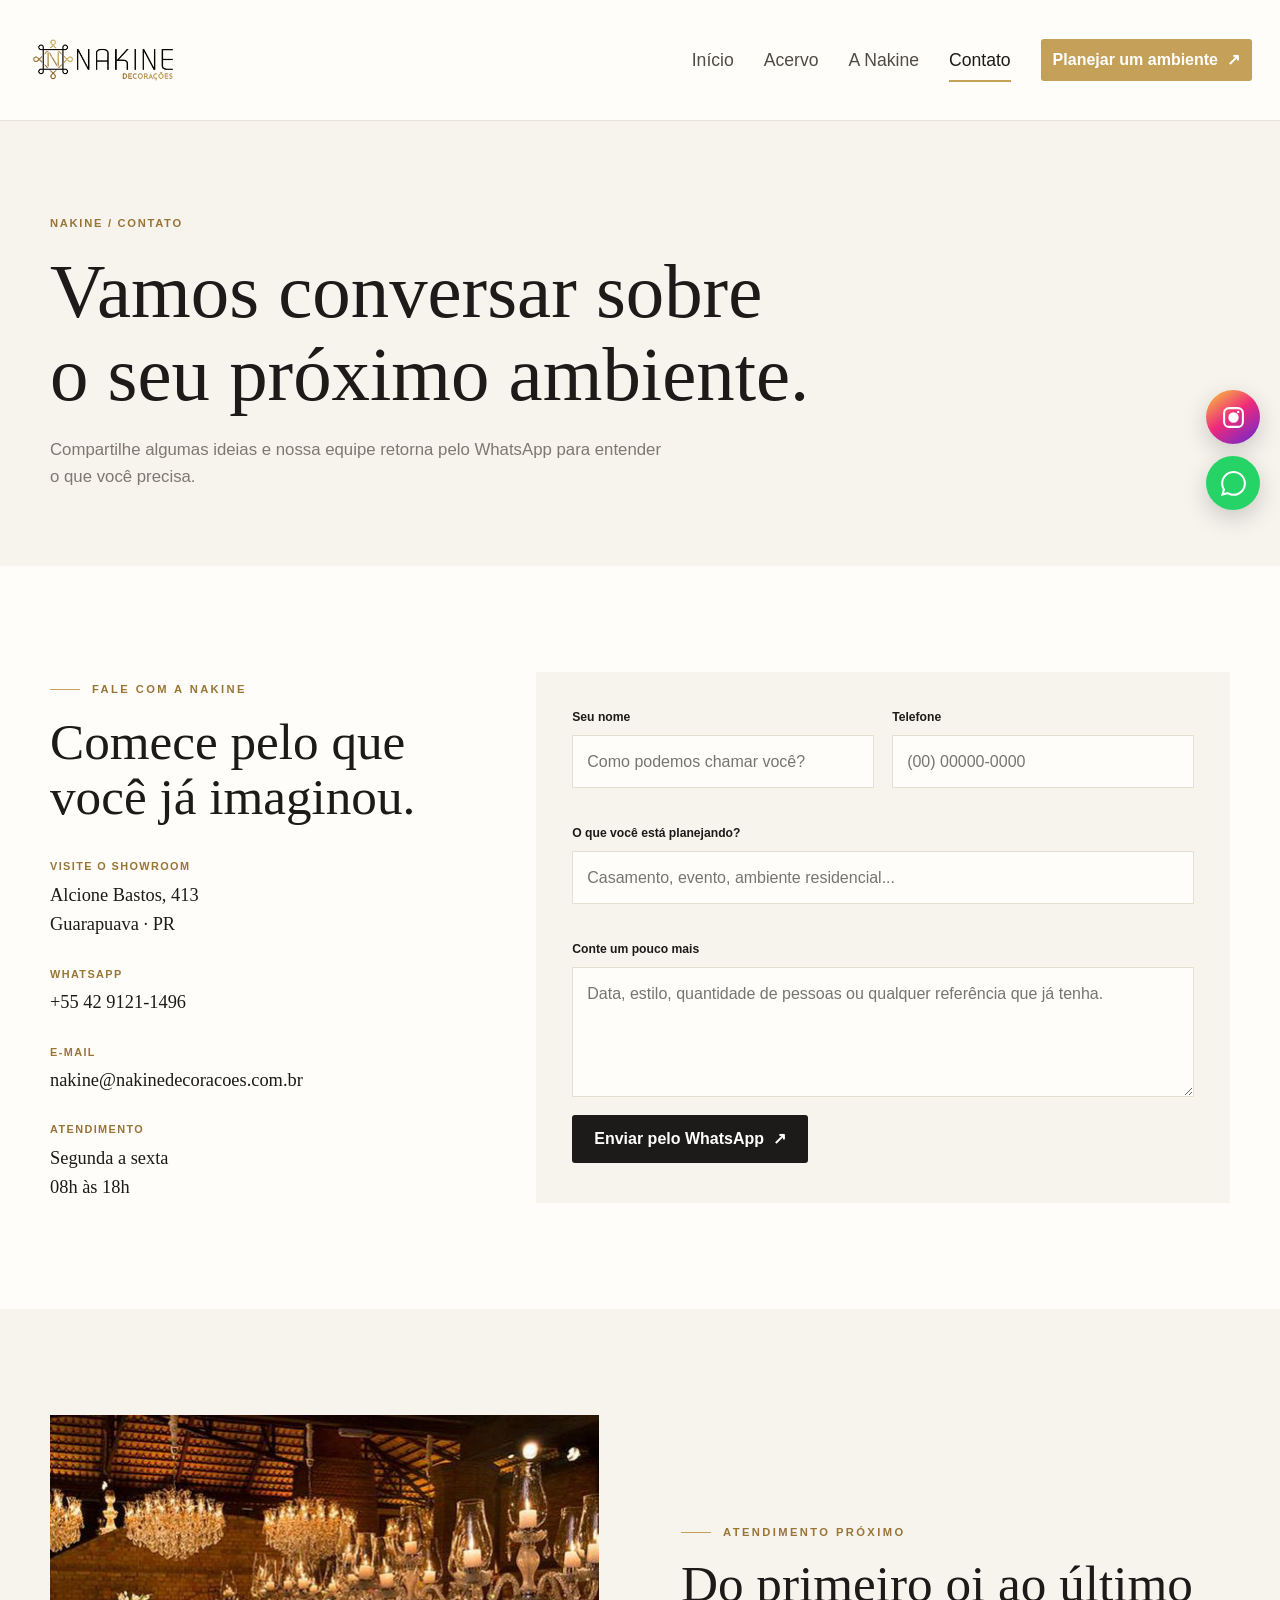
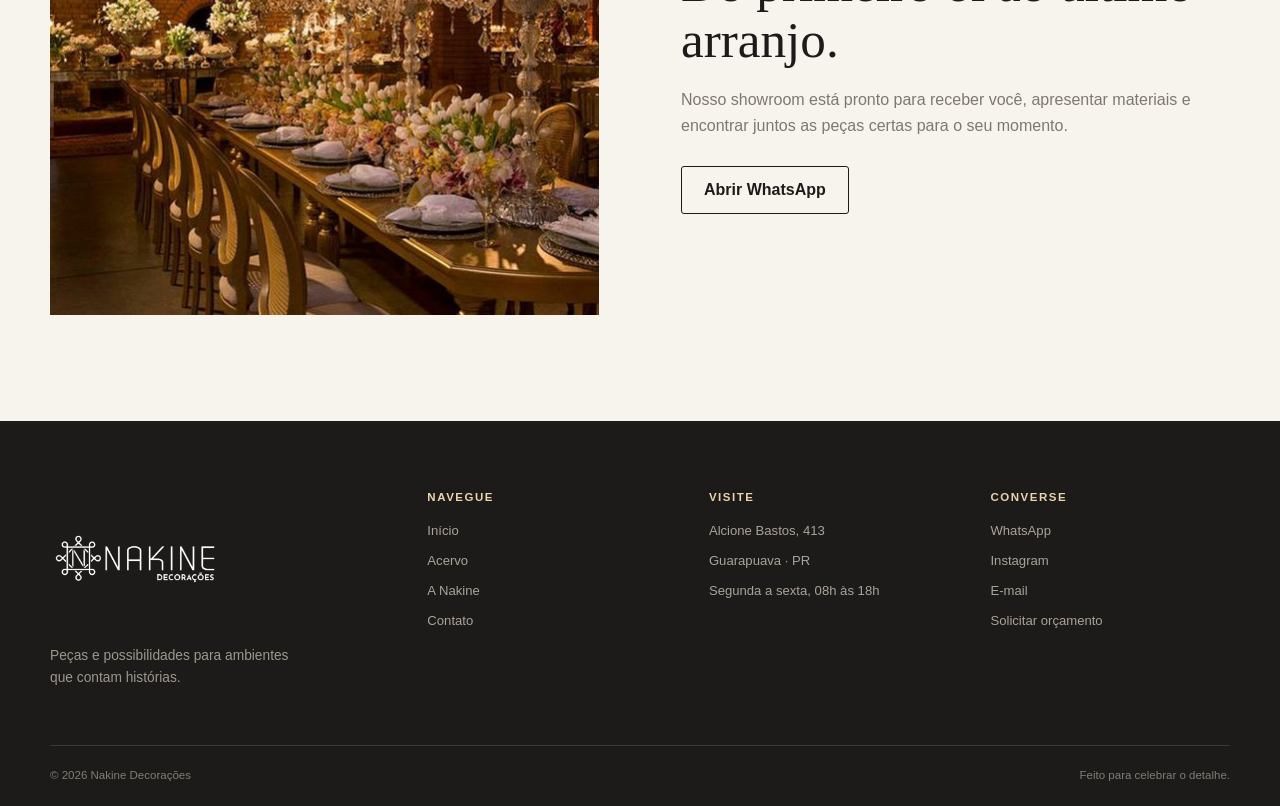
<file: institucional/contato.html>
<!DOCTYPE html>
<html lang="pt-BR">
<head>
    <meta charset="UTF-8"><meta name="viewport" content="width=device-width, initial-scale=1.0">
    <meta name="description" content="Entre em contato com a Nakine Decorações para planejar seu ambiente.">
    <link rel="icon" type="image/png" href="../xcon.png"><link rel="stylesheet" href="style.css"><title>Contato | Nakine Decorações</title>
</head>
<body data-page="contato">
    <header class="site-header"><div class="header-inner"><a class="brand" href="index.html" aria-label="Nakine, página inicial"><img src="../logo.png" alt="Nakine Decorações"></a><button class="menu-toggle" type="button" aria-label="Abrir menu" aria-expanded="false">☰</button><nav class="site-nav" aria-label="Navegação principal"><a href="index.html">Início</a><a href="catalogo.html">Acervo</a><a href="sobre.html">A Nakine</a><a href="contato.html" class="is-active">Contato</a></nav><a class="header-cta" href="contato.html">Planejar um ambiente <span>↗</span></a></div></header>
    <main>
        <section class="page-hero"><div class="container"><span class="breadcrumb">Nakine / Contato</span><h1>Vamos conversar sobre o seu próximo ambiente.</h1><p>Compartilhe algumas ideias e nossa equipe retorna pelo WhatsApp para entender o que você precisa.</p></div></section>
        <section class="section"><div class="container contact-layout"><div class="reveal"><span class="eyebrow">Fale com a Nakine</span><h2 style="margin-top:15px;font-size:clamp(2.4rem,4vw,3.8rem)">Comece pelo que você já imaginou.</h2><div class="contact-details"><div class="contact-detail"><small>Visite o showroom</small><p>Alcione Bastos, 413<br>Guarapuava · PR</p></div><div class="contact-detail"><small>WhatsApp</small><a href="https://wa.me/554291211496" target="_blank" rel="noopener">+55 42 9121-1496</a></div><div class="contact-detail"><small>E-mail</small><a href="mailto:nakine@nakinedecoracoes.com.br">nakine@nakinedecoracoes.com.br</a></div><div class="contact-detail"><small>Atendimento</small><p>Segunda a sexta<br>08h às 18h</p></div></div></div><form class="contact-form reveal" data-contact-form><div class="form-grid"><div class="form-field"><label for="nome">Seu nome</label><input id="nome" name="nome" type="text" placeholder="Como podemos chamar você?" required></div><div class="form-field"><label for="telefone">Telefone</label><input id="telefone" name="telefone" type="tel" placeholder="(00) 00000-0000" required></div><div class="form-field full"><label for="interesse">O que você está planejando?</label><input id="interesse" name="interesse" type="text" placeholder="Casamento, evento, ambiente residencial..." required></div><div class="form-field full"><label for="mensagem">Conte um pouco mais</label><textarea id="mensagem" name="mensagem" placeholder="Data, estilo, quantidade de pessoas ou qualquer referência que já tenha."></textarea></div></div><button class="button" type="submit">Enviar pelo WhatsApp <span>↗</span></button><p class="form-feedback" role="status"></p></form></div></section>
        <section class="section section-tint"><div class="container split"><img class="split-image reveal" src="../img/buffet.jpg" alt="Mesa de evento decorada pela Nakine" loading="lazy"><div class="split-copy reveal"><span class="eyebrow">Atendimento próximo</span><h2>Do primeiro oi ao último arranjo.</h2><p>Nosso showroom está pronto para receber você, apresentar materiais e encontrar juntos as peças certas para o seu momento.</p><a class="button button-outline" href="https://wa.me/554291211496" target="_blank" rel="noopener">Abrir WhatsApp</a></div></div></section>
    </main>
    <footer class="site-footer"><div class="container footer-grid"><div class="footer-brand"><img src="../logo.png" alt="Nakine Decorações"><p>Peças e possibilidades para ambientes que contam histórias.</p></div><div class="footer-column"><h3>Navegue</h3><a href="index.html">Início</a><a href="catalogo.html">Acervo</a><a href="sobre.html">A Nakine</a><a href="contato.html">Contato</a></div><div class="footer-column"><h3>Visite</h3><p>Alcione Bastos, 413</p><p>Guarapuava · PR</p><p>Segunda a sexta, 08h às 18h</p></div><div class="footer-column"><h3>Converse</h3><a href="https://wa.me/554291211496" target="_blank" rel="noopener">WhatsApp</a><a href="https://www.instagram.com/nakinedecoracoes/" target="_blank" rel="noopener">Instagram</a><a href="mailto:nakine@nakinedecoracoes.com.br">E-mail</a><a href="contato.html">Solicitar orçamento</a></div></div><div class="container footer-bottom"><span>© 2026 Nakine Decorações</span><span>Feito para celebrar o detalhe.</span></div></footer>
    <div class="social-floaters" aria-label="Redes sociais"><a class="instagram" href="https://www.instagram.com/nakinedecoracoes/" target="_blank" rel="noopener" aria-label="Visitar o Instagram da Nakine"><svg viewBox="0 0 24 24" aria-hidden="true"><path d="M7.75 2h8.5A5.75 5.75 0 0 1 22 7.75v8.5A5.75 5.75 0 0 1 16.25 22h-8.5A5.75 5.75 0 0 1 2 16.25v-8.5A5.75 5.75 0 0 1 7.75 2Zm0 2A3.75 3.75 0 0 0 4 7.75v8.5A3.75 3.75 0 0 0 7.75 20h8.5A3.75 3.75 0 0 0 20 16.25v-8.5A3.75 3.75 0 0 0 16.25 4h-8.5Zm8.75 1.5a1.25 1.25 0 1 1 0 2.5 1.25 1.25 0 0 1 0-2.5ZM12 7a5 5 0 1 1 0 10 5 5 0 0 1 0-10Zm0 2a3 3 0 1 1 0 6 3 3 0 0 1 0-6Z"/></svg></a><a class="whatsapp" href="https://wa.me/554291211496" target="_blank" rel="noopener" aria-label="Falar com a Nakine pelo WhatsApp">⌕</a></div><script src="script.js" defer></script>
</body></html>
</file>
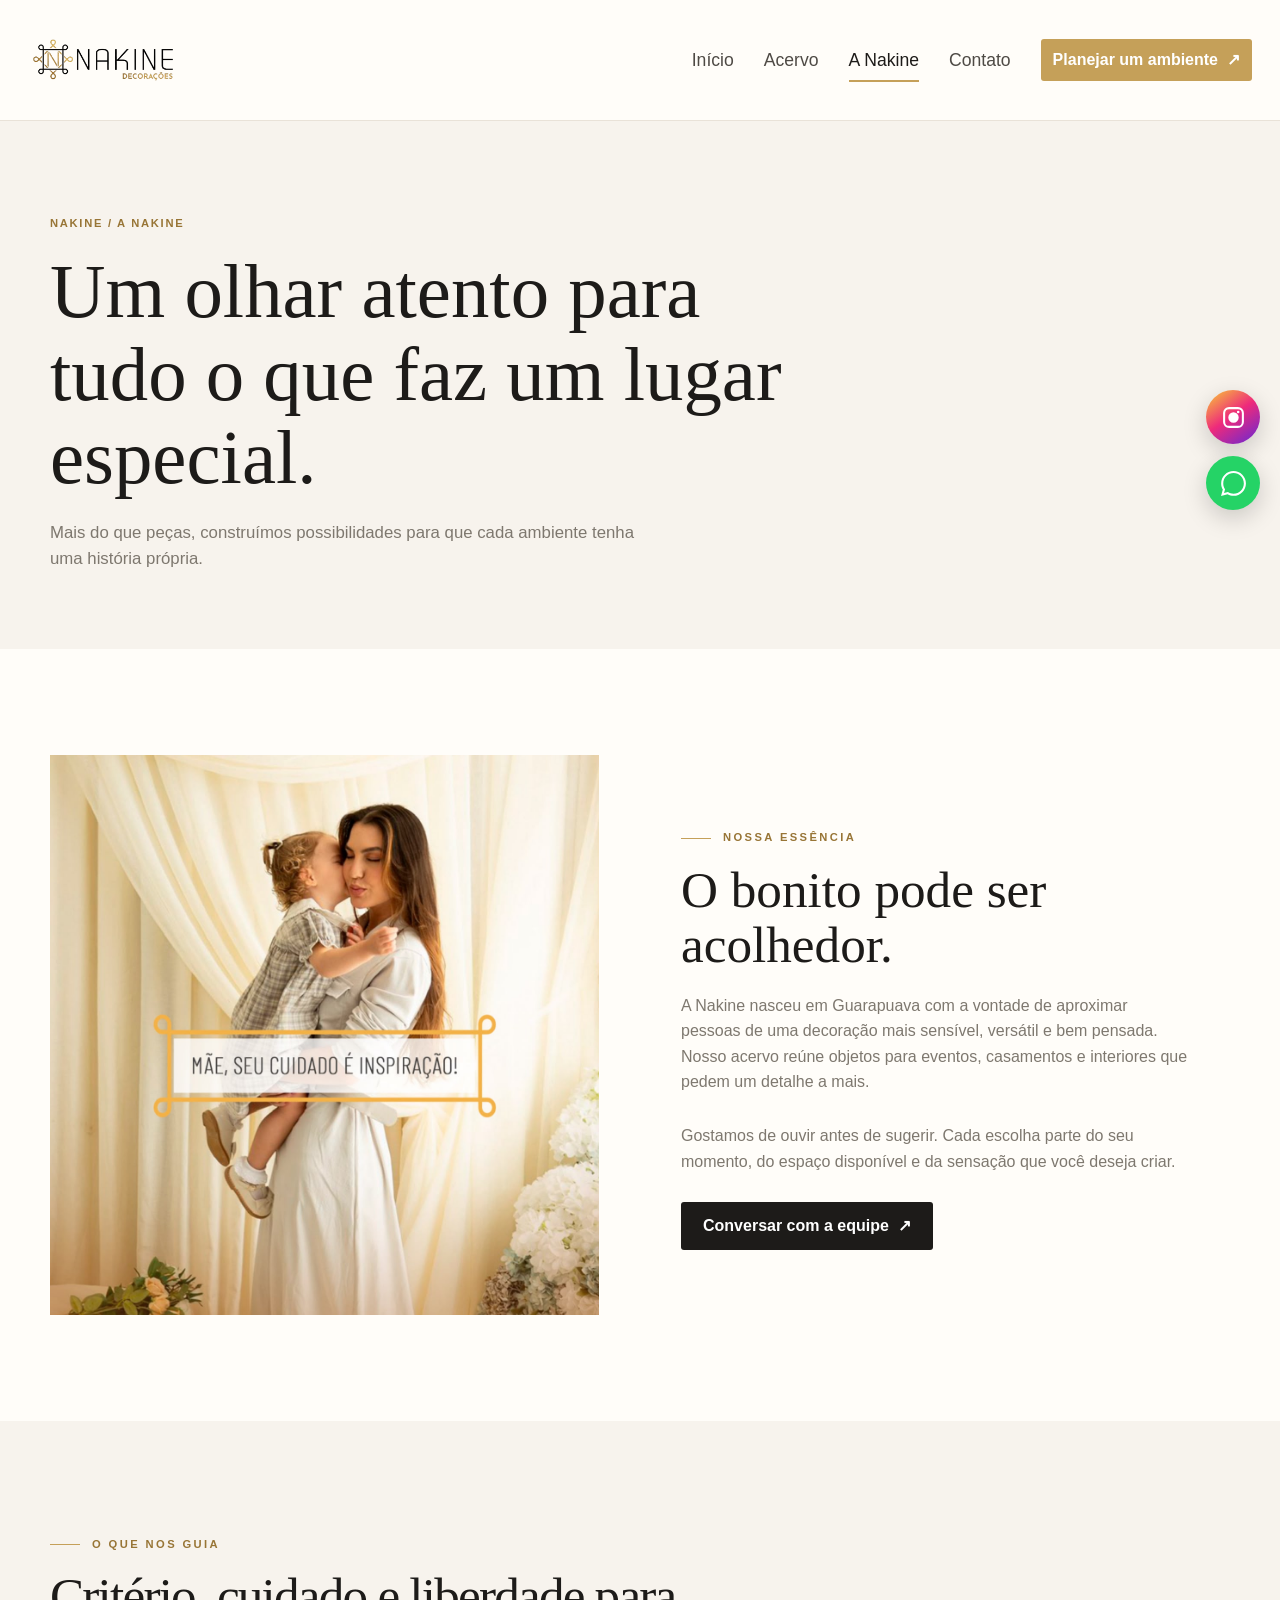
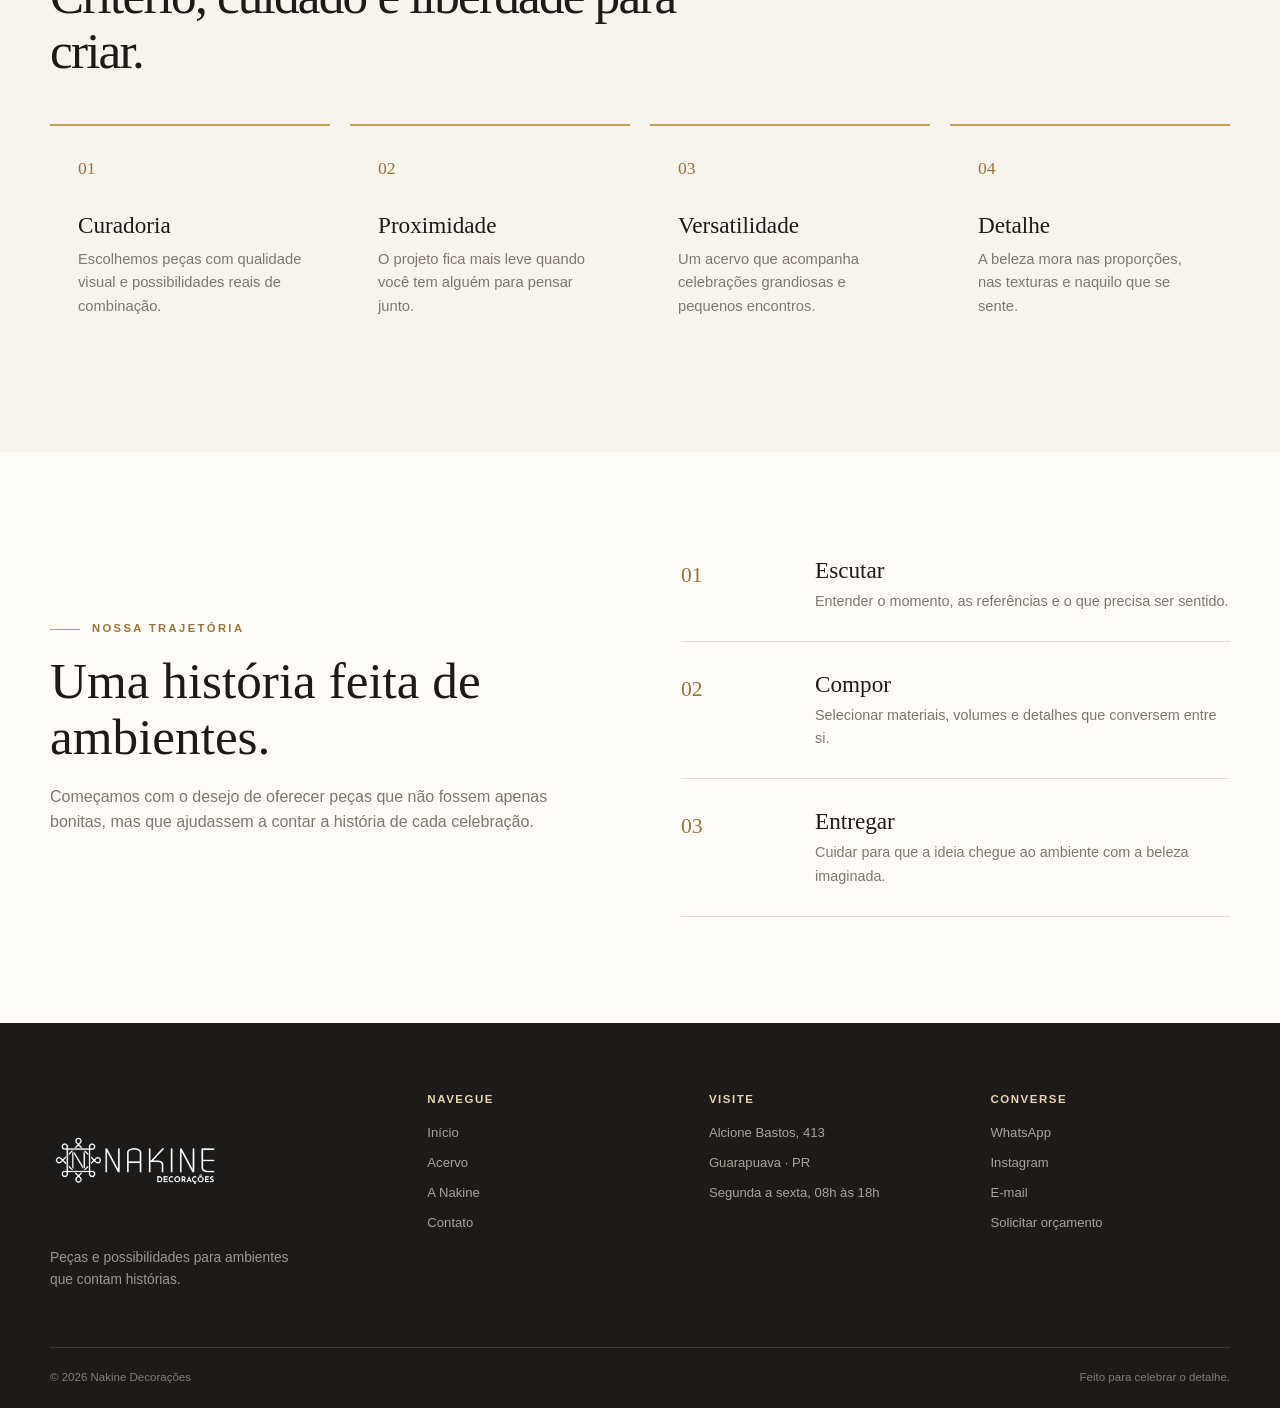
<file: institucional/sobre.html>
<!DOCTYPE html>
<html lang="pt-BR">
<head>
    <meta charset="UTF-8"><meta name="viewport" content="width=device-width, initial-scale=1.0">
    <meta name="description" content="Conheça a história, os valores e o jeito Nakine de criar ambientes.">
    <link rel="icon" type="image/png" href="../xcon.png"><link rel="stylesheet" href="style.css"><title>A Nakine | Decoração com intenção</title>
</head>
<body data-page="sobre">
    <header class="site-header"><div class="header-inner"><a class="brand" href="index.html" aria-label="Nakine, página inicial"><img src="../logo.png" alt="Nakine Decorações"></a><button class="menu-toggle" type="button" aria-label="Abrir menu" aria-expanded="false">☰</button><nav class="site-nav" aria-label="Navegação principal"><a href="index.html">Início</a><a href="catalogo.html">Acervo</a><a href="sobre.html" class="is-active">A Nakine</a><a href="contato.html">Contato</a></nav><a class="header-cta" href="contato.html">Planejar um ambiente <span>↗</span></a></div></header>
    <main>
        <section class="page-hero"><div class="container"><span class="breadcrumb">Nakine / A Nakine</span><h1>Um olhar atento para tudo o que faz um lugar especial.</h1><p>Mais do que peças, construímos possibilidades para que cada ambiente tenha uma história própria.</p></div></section>
        <section class="section"><div class="container split"><img class="about-image reveal" src="../img/sobre.jpeg" alt="Celebração decorada com peças Nakine"><div class="split-copy reveal"><span class="eyebrow">Nossa essência</span><h2>O bonito pode ser acolhedor.</h2><p>A Nakine nasceu em Guarapuava com a vontade de aproximar pessoas de uma decoração mais sensível, versátil e bem pensada. Nosso acervo reúne objetos para eventos, casamentos e interiores que pedem um detalhe a mais.</p><p>Gostamos de ouvir antes de sugerir. Cada escolha parte do seu momento, do espaço disponível e da sensação que você deseja criar.</p><a class="button" href="contato.html">Conversar com a equipe <span>↗</span></a></div></div></section>
        <section class="section section-tint"><div class="container"><div class="section-heading reveal"><span class="eyebrow">O que nos guia</span><h2>Critério, cuidado e liberdade para criar.</h2></div><div class="value-grid"><article class="value-card reveal"><span class="service-index">01</span><h3>Curadoria</h3><p>Escolhemos peças com qualidade visual e possibilidades reais de combinação.</p></article><article class="value-card reveal"><span class="service-index">02</span><h3>Proximidade</h3><p>O projeto fica mais leve quando você tem alguém para pensar junto.</p></article><article class="value-card reveal"><span class="service-index">03</span><h3>Versatilidade</h3><p>Um acervo que acompanha celebrações grandiosas e pequenos encontros.</p></article><article class="value-card reveal"><span class="service-index">04</span><h3>Detalhe</h3><p>A beleza mora nas proporções, nas texturas e naquilo que se sente.</p></article></div></div></section>
        <section class="section"><div class="container split"><div class="split-copy reveal"><span class="eyebrow">Nossa trajetória</span><h2>Uma história feita de ambientes.</h2><p>Começamos com o desejo de oferecer peças que não fossem apenas bonitas, mas que ajudassem a contar a história de cada celebração.</p></div><div class="timeline reveal"><div class="timeline-item"><span class="timeline-year">01</span><div><h3>Escutar</h3><p>Entender o momento, as referências e o que precisa ser sentido.</p></div></div><div class="timeline-item"><span class="timeline-year">02</span><div><h3>Compor</h3><p>Selecionar materiais, volumes e detalhes que conversem entre si.</p></div></div><div class="timeline-item"><span class="timeline-year">03</span><div><h3>Entregar</h3><p>Cuidar para que a ideia chegue ao ambiente com a beleza imaginada.</p></div></div></div></div></section>
    </main>
    <footer class="site-footer"><div class="container footer-grid"><div class="footer-brand"><img src="../logo.png" alt="Nakine Decorações"><p>Peças e possibilidades para ambientes que contam histórias.</p></div><div class="footer-column"><h3>Navegue</h3><a href="index.html">Início</a><a href="catalogo.html">Acervo</a><a href="sobre.html">A Nakine</a><a href="contato.html">Contato</a></div><div class="footer-column"><h3>Visite</h3><p>Alcione Bastos, 413</p><p>Guarapuava · PR</p><p>Segunda a sexta, 08h às 18h</p></div><div class="footer-column"><h3>Converse</h3><a href="https://wa.me/554291211496" target="_blank" rel="noopener">WhatsApp</a><a href="https://www.instagram.com/nakinedecoracoes/" target="_blank" rel="noopener">Instagram</a><a href="mailto:nakine@nakinedecoracoes.com.br">E-mail</a><a href="contato.html">Solicitar orçamento</a></div></div><div class="container footer-bottom"><span>© 2026 Nakine Decorações</span><span>Feito para celebrar o detalhe.</span></div></footer>
    <div class="social-floaters" aria-label="Redes sociais"><a class="instagram" href="https://www.instagram.com/nakinedecoracoes/" target="_blank" rel="noopener" aria-label="Visitar o Instagram da Nakine"><svg viewBox="0 0 24 24" aria-hidden="true"><path d="M7.75 2h8.5A5.75 5.75 0 0 1 22 7.75v8.5A5.75 5.75 0 0 1 16.25 22h-8.5A5.75 5.75 0 0 1 2 16.25v-8.5A5.75 5.75 0 0 1 7.75 2Zm0 2A3.75 3.75 0 0 0 4 7.75v8.5A3.75 3.75 0 0 0 7.75 20h8.5A3.75 3.75 0 0 0 20 16.25v-8.5A3.75 3.75 0 0 0 16.25 4h-8.5Zm8.75 1.5a1.25 1.25 0 1 1 0 2.5 1.25 1.25 0 0 1 0-2.5ZM12 7a5 5 0 1 1 0 10 5 5 0 0 1 0-10Zm0 2a3 3 0 1 1 0 6 3 3 0 0 1 0-6Z"/></svg></a><a class="whatsapp" href="https://wa.me/554291211496" target="_blank" rel="noopener" aria-label="Falar com a Nakine pelo WhatsApp">⌕</a></div><script src="script.js" defer></script>
</body></html>
</file>
<file: style.css>
/* ==================== VARIAVEIS E CORES ==================== */
:root {
    --ink: #1d1b19;
    --ink-soft: #4e4a45;
    --muted: #7e786f;
    --gold: #c5a059;
    --gold-deep: #987536;
    --cream: #f7f3ed;
    --paper: #fffdf9;
    --line: #e5ded3;
    --green: #c59f59ca;
    --shadow: 0 24px 60px rgba(45, 35, 24, 0.12);
    --soft-shadow: 0 12px 30px rgba(45, 35, 24, 0.08);
    --ease: cubic-bezier(.22, .61, .36, 1);
}

@view-transition { navigation: auto; }
@keyframes page-transition-in { from { opacity: 0; } to { opacity: 1; } }
@keyframes page-transition-out { to { opacity: 0; } }
@keyframes page-enter { from { opacity: 0; transform: translateY(8px); } to { opacity: 1; transform: none; } }
::view-transition-old(root) { animation: page-transition-out .16s ease both; }
::view-transition-new(root) { animation: page-transition-in .3s ease both; }

* { box-sizing: border-box; margin: 0; padding: 0; }
html { scroll-behavior: smooth; }
body { background: var(--paper); color: var(--ink-soft); font-family: "Segoe UI", sans-serif; line-height: 1.6; }
img { display: block; max-width: 100%; }
a { color: inherit; }
button, input, textarea { font: inherit; }

@supports not (view-transition-name: root) {
    main { animation: page-enter .36s var(--ease) both; }
}

.brand-opening[hidden] { display: none; }
.brand-opening { position: fixed; inset: 0; z-index: 100; display: grid; place-items: center; overflow: hidden; background: var(--cream); }
.brand-opening::before { position: absolute; inset: 18px; border: 1px solid rgba(152,117,54,.28); content: ""; }
.brand-opening-content { position: relative; z-index: 1; display: grid; justify-items: center; padding: 24px; }
.brand-opening-logo { width: min(340px, 76vw); }
.brand-opening-rule { width: 42px; height: 1px; margin-top: 24px; background: var(--gold-deep); }
.brand-opening-label { margin-top: 16px; color: var(--muted); font-size: .6rem; font-weight: 700; letter-spacing: .22em; }
.brand-opening.is-playing::before { animation: brand-frame-arrive .7s .1s both; }
.brand-opening.is-playing .brand-opening-logo { opacity: 0; transform: translateY(12px) scale(.985); animation: brand-mark-arrive .8s .12s cubic-bezier(.2,.75,.2,1) both; }
.brand-opening.is-playing .brand-opening-rule { transform: scaleX(0); animation: brand-rule-arrive .6s .36s both; }
.brand-opening.is-playing .brand-opening-label { opacity: 0; animation: brand-label-arrive .5s .48s both; }
.brand-opening.is-closing { animation: brand-opening-exit .78s cubic-bezier(.76,0,.24,1) forwards; }
@keyframes brand-frame-arrive { from { opacity: 0; } to { opacity: 1; } }
@keyframes brand-mark-arrive { to { opacity: 1; transform: translateY(0) scale(1); } }
@keyframes brand-rule-arrive { to { transform: scaleX(1); } }
@keyframes brand-label-arrive { to { opacity: 1; } }
@keyframes brand-opening-exit { to { opacity: 0; transform: scale(1.025); } }
@keyframes brand-opening-reduced-exit { to { opacity: 0; } }

.site-header { position: sticky; top: 0; z-index: 20; border-bottom: 1px solid rgba(229, 222, 211, .85); background: rgba(255, 253, 249, .94); -webkit-backdrop-filter: blur(16px); backdrop-filter: blur(16px); transition: background .3s ease, border-color .3s ease, box-shadow .3s ease; }
.header-inner { width: min(1280px, calc(100% - 56px)); min-height: 64px; margin: auto; display: flex; align-items: center; gap: 30px; }
.brand { display: inline-flex; align-items: center; flex-shrink: 0; }
.brand img { width: 230px; height: auto; object-fit: contain; }
.site-nav { display: flex; align-items: center; gap: 30px; margin-left: auto; }
.site-nav a { position: relative; color: var(--ink-soft); font-size: 1.1rem; font-weight: 500; text-decoration: none; transition: color .25s ease; }
.site-nav a::after { content: ""; position: absolute; left: 0; right: 100%; bottom: -8px; height: 2px; background: var(--gold); transition: right .25s ease; }
.site-nav a:hover, .site-nav a.is-active { color: var(--ink); }
.site-nav a:hover::after, .site-nav a.is-active::after { right: 0; }
.header-cta, .button { display: inline-flex; align-items: center; justify-content: center; gap: 9px; border: 0; border-radius: 3px; background: var(--ink); color: #fff; cursor: pointer; font-weight: 700; text-decoration: none; transition: transform .25s var(--ease), background .25s ease, box-shadow .25s ease; }
.header-cta { padding: 8px 12px; border-radius: 3px; background: var(--gold); color: #fff; font-size: 1rem; font-weight: 600; white-space: nowrap; }
.header-cta:hover { transform: none; background: var(--gold-deep); color: #fff; box-shadow: none; }
.button:hover { transform: translateY(-3px); background: var(--gold-deep); box-shadow: 0 10px 22px rgba(152, 117, 54, .22); }
.menu-toggle { display: none; width: 44px; height: 44px; margin-left: auto; place-items: center; border: 0; background: transparent; color: var(--ink); cursor: pointer; font-size: 0; -webkit-appearance: none; appearance: none; }
.menu-toggle::before { content: ""; width: 22px; height: 14px; border-top: 2px solid currentColor; border-bottom: 2px solid currentColor; background: linear-gradient(currentColor, currentColor) center / 100% 2px no-repeat; transition: transform .25s ease, width .25s ease, height .25s ease; }
.menu-toggle[aria-expanded="true"]::before { width: 21px; height: 21px; border: 0; background: linear-gradient(45deg, transparent 46%, currentColor 47%, currentColor 53%, transparent 54%), linear-gradient(-45deg, transparent 46%, currentColor 47%, currentColor 53%, transparent 54%); }

.home-header { position: absolute; top: 0; left: 0; width: 100%; border-color: rgba(255,255,255,.22); background: rgba(20,17,14,.13); -webkit-backdrop-filter: blur(8px); backdrop-filter: blur(8px); }
.home-header .brand { position: relative; }
.home-header .brand .logo-light, .home-header .brand .logo-dark { transition: opacity .25s ease; }
.home-header .brand .logo-dark { position: absolute; inset: 0; opacity: 0; }
.home-header:hover .brand .logo-light, .home-header:focus-within .brand .logo-light { opacity: 0; }
.home-header:hover .brand .logo-dark, .home-header:focus-within .brand .logo-dark { opacity: 1; }
.home-header .site-nav a { color: #fff; }
.home-header .site-nav a::after { background: #e4c788; }
.home-header .site-nav a:hover, .home-header .site-nav a.is-active { color: #fff; }
.home-header .header-cta { border: 0; background: var(--gold); color: #fff; }
.home-header .menu-toggle { color: #fff; }
.home-header:hover, .home-header:focus-within { border-color: var(--line); background: #fff; box-shadow: 0 8px 24px rgba(35,29,22,.08); }
.home-header:hover .site-nav a, .home-header:focus-within .site-nav a { color: var(--ink-soft); }
.home-header:hover .site-nav a:hover, .home-header:hover .site-nav a.is-active, .home-header:focus-within .site-nav a:hover, .home-header:focus-within .site-nav a.is-active { color: var(--ink); }
.home-header:hover .header-cta, .home-header:focus-within .header-cta { background: var(--gold-deep); color: #fff; }
.home-header:hover .menu-toggle, .home-header:focus-within .menu-toggle { color: var(--ink); }

.home-hero { position: relative; min-height: 610px; height: min(78vh, 850px); overflow: hidden; background: #211b17; color: #fff; }
.home-hero { position: relative; min-height: 100vh; height: 100vh; height: 100svh; min-height: 100svh; overflow: hidden; background: #211b17; color: #fff; }
.hero-slides { position: absolute; inset: 0; display: flex; width: 100%; transition: transform .55s cubic-bezier(.22,.61,.36,1); will-change: transform; }
.hero-slide { position: relative; inset: auto; flex: 0 0 100%; width: 100%; min-width: 0; overflow: hidden; }
.hero-slide > img { width: 100%; height: 100%; object-fit: cover; object-position: center 52%; transform: scale(1.025); transition: transform 1.1s ease; }
.hero-slide.is-active > img { transform: scale(1); }
.hero-shade { position: absolute; inset: 0; background: linear-gradient(90deg, rgba(18,15,12,.78) 0%, rgba(18,15,12,.56) 39%, rgba(18,15,12,.08) 75%), linear-gradient(0deg, rgba(18,15,12,.34), transparent 40%); }
.hero-slide-content { position: absolute; top: 50%; left: max(8.5%, calc((100% - 1180px) / 2)); width: min(580px, 60%); transform: translateY(-43%); }
.hero-kicker { display: inline-block; color: #e4c788; font-size: .7rem; font-weight: 800; letter-spacing: 2.4px; text-transform: uppercase; }
.hero-slide h1, .hero-slide h2 { max-width: 720px; margin: 22px 0 20px; color: #fff; font-family: Georgia, serif; font-size: clamp(3.6rem, 7vw, 7.2rem); font-weight: 400; line-height: .98; letter-spacing: -.045em; }
.hero-slide h1 em, .hero-slide h2 em { color: #e4c788; font-style: normal; }
.hero-slide-content p { max-width: 460px; color: rgba(255,255,255,.86); font-size: 1rem; }
.hero-link { display: inline-flex; align-items: center; gap: 16px; margin-top: 30px; padding-bottom: 10px; border-bottom: 1px solid #d8bb77; color: #fff; font-size: .75rem; font-weight: 800; letter-spacing: 1.3px; text-decoration: none; text-transform: uppercase; }
.arrow-up-right, .arrow-right { position: relative; display: inline-block; flex: 0 0 12px; width: 12px; height: 12px; color: currentColor; font-size: 0; line-height: 0; }
.arrow-up-right::before { position: absolute; top: 0; right: 0; width: 6px; height: 6px; border-top: 1.5px solid currentColor; border-right: 1.5px solid currentColor; content: ""; }
.arrow-up-right::after { position: absolute; top: 6px; left: 1px; width: 10px; height: 1.5px; background: currentColor; content: ""; transform: rotate(-45deg); }
.arrow-right::before { position: absolute; top: 50%; left: 1px; right: 2px; height: 1.5px; background: currentColor; content: ""; transform: translateY(-50%); }
.arrow-right::after { position: absolute; top: 50%; right: 2px; width: 5px; height: 5px; border-top: 1.5px solid currentColor; border-right: 1.5px solid currentColor; content: ""; transform: translateY(-50%) rotate(45deg); }
.hero-link span { color: #e4c788; font-size: 1.1rem; transition: transform .25s ease; }
.hero-link:hover span { transform: translate(3px, -3px); }
.hero-slide-index { position: absolute; right: max(8.5%, calc((100% - 1180px) / 2)); bottom: 44px; display: flex; align-items: center; gap: 10px; color: #fff; font-size: .72rem; letter-spacing: 1.5px; }
.hero-slide-index i { width: 44px; height: 1px; background: rgba(255,255,255,.65); }
.hero-arrow, .product-carousel-arrow { position: absolute; z-index: 2; display: grid; width: 46px; height: 46px; place-items: center; border: 1px solid rgba(29,27,25,.1); border-radius: 50%; background: rgba(255,253,249,.92); color: var(--ink); box-shadow: 0 5px 18px rgba(29,27,25,.16); cursor: pointer; font-size: 0; line-height: 1; -webkit-appearance: none; appearance: none; -webkit-backdrop-filter: blur(10px); backdrop-filter: blur(10px); transition: background .2s ease, color .2s ease, border-color .2s ease, box-shadow .2s ease, opacity .2s ease; }
.hero-arrow { top: 50%; transform: translateY(-50%); }
.hero-arrow::before, .product-carousel-arrow::before, .back-to-top::before { position: absolute; top: 50%; left: 50%; width: 10px; height: 10px; border-top: 2px solid currentColor; border-right: 2px solid currentColor; content: ""; }
.hero-arrow-prev::before, .product-carousel-arrow.previous::before { transform: translate(-50%, -50%) rotate(-135deg); }
.hero-arrow-next::before, .product-carousel-arrow.next::before { transform: translate(-50%, -50%) rotate(45deg); }
.hero-arrow:hover, .product-carousel-arrow:hover:not(:disabled) { border-color: var(--gold); background: var(--gold); color: #fff; box-shadow: 0 7px 20px rgba(152,117,54,.3); }
.hero-arrow-prev { left: 20px; }
.hero-arrow-next { right: 20px; }
.hero-arrow:focus-visible, .product-carousel-arrow:focus-visible { outline: 3px solid var(--gold); outline-offset: 3px; }
.hero-pagination { position: absolute; left: max(8.5%, calc((100% - 1180px) / 2)); bottom: 44px; z-index: 2; display: flex; gap: 9px; }
.hero-dot { width: 28px; height: 3px; padding: 0; border: 0; background: rgba(255,255,255,.5); cursor: pointer; transition: width .25s ease, background .25s ease; }
.hero-dot.is-active { width: 48px; background: #e4c788; }
.hero-caption { position: absolute; right: max(8.5%, calc((100% - 1180px) / 2)); bottom: 78px; color: rgba(255,255,255,.75); font-size: .67rem; letter-spacing: 1.4px; text-transform: uppercase; }
.home-hero .hero-slide.is-active > img { animation: hero-image-arrive 1.5s cubic-bezier(.2,.65,.3,1) both; }
.home-hero .hero-slide.is-active .hero-kicker { animation: hero-content-arrive .7s .12s both; }
.home-hero .hero-slide.is-active h1, .home-hero .hero-slide.is-active h2 { animation: hero-content-arrive .8s .22s both; }
.home-hero .hero-slide.is-active .hero-slide-content p { animation: hero-content-arrive .75s .34s both; }
.home-hero .hero-slide.is-active .hero-link { animation: hero-content-arrive .75s .46s both; }
.home-hero .hero-slide.is-active .hero-slide-index { animation: hero-content-arrive .7s .4s both; }
@keyframes hero-image-arrive {
    from { transform: scale(1.075); }
    to { transform: scale(1); }
}
@keyframes hero-content-arrive {
    from { opacity: 0; transform: translateY(16px); }
    to { opacity: 1; transform: translateY(0); }
}
.benefit-strip { width: min(1080px, calc(100% - 48px)); min-height: 94px; margin: auto; display: grid; grid-template-columns: repeat(4, 1fr); align-items: center; border-bottom: 1px solid #eee8df; }
.benefit-strip > div { display: flex; justify-content: center; align-items: center; gap: 12px; padding: 18px 12px; }
.benefit-icon { color: var(--gold); font-size: 1.5rem; }
.benefit-strip p { color: var(--ink); font-size: .73rem; line-height: 1.25; }
.benefit-strip strong, .benefit-strip small { display: block; }
.benefit-strip small { margin-top: 3px; color: var(--muted); font-size: .66rem; }
.best-sellers { padding: 58px 0 72px; background: #fff; }
.best-sellers-container { width: min(1200px, calc(100% - 48px)); margin: 0 auto; }
.best-sellers-heading { margin-bottom: 38px; text-align: center; }
.best-sellers-heading .eyebrow { justify-content: center; font-size: .62rem; }
.best-sellers-heading h2 { margin-top: 9px; font-family: "Segoe UI", sans-serif; font-size: 1.55rem; font-weight: 700; }
.heading-rule { display: block; width: 34px; height: 2px; margin: 10px auto 0; background: var(--gold); }
.product-carousel-row { position: relative; margin-bottom: 30px; }
.product-carousel-window { overflow: hidden; margin: 0 34px; }
.product-carousel-track { display: flex; gap: 20px; transition: transform .45s var(--ease); }
.showcase-product { flex: 0 0 calc((100% - 60px) / 4); min-width: 0; text-align: center; }
.showcase-image { display: block; overflow: hidden; background: var(--cream); }
.showcase-image img { width: 100%; aspect-ratio: 1 / 1; object-fit: cover; transition: transform .5s var(--ease); }
.showcase-product:hover .showcase-image img { transform: scale(1.045); }
.showcase-product > span { display: block; margin-top: 14px; color: var(--gold-deep); font-size: .62rem; font-weight: 800; letter-spacing: 1.25px; text-transform: uppercase; }
.showcase-product h3 { min-height: 38px; margin-top: 5px; color: var(--ink-soft); font-family: "Segoe UI", sans-serif; font-size: .76rem; font-weight: 600; letter-spacing: .35px; line-height: 1.35; text-transform: uppercase; }
.showcase-link { display: inline-flex; align-items: center; gap: 7px; margin-top: 7px; color: var(--gold-deep); font-size: .7rem; text-decoration: none; }
.showcase-link .arrow-up-right { transition: transform .2s ease; }
.showcase-link:hover .arrow-up-right { transform: translate(2px, -2px); }
.product-carousel-arrow { top: 39%; transform: translateY(-50%); }
.product-carousel-arrow:disabled { opacity: .38; cursor: default; box-shadow: none; }
.product-carousel-arrow.previous { left: 0; }
.product-carousel-arrow.next { right: 0; }
.product-carousel-arrow:focus-visible { outline: 2px solid var(--gold); outline-offset: 2px; }

.eyebrow { display: inline-flex; align-items: center; gap: 12px; color: var(--gold-deep); font-size: .7rem; font-weight: 800; letter-spacing: 2.4px; text-transform: uppercase; }
.eyebrow::before { content: ""; width: 30px; height: 1px; background: var(--gold); }
h1, h2, h3 { color: var(--ink); font-family: Georgia, serif; font-weight: 400; line-height: 1.08; }
.button { min-height: 48px; padding: 0 22px; }
.button-outline { border: 1px solid var(--ink); background: transparent; color: var(--ink); }
.button-outline:hover { background: var(--ink); color: #fff; }

.section { padding: 106px 0; }
.section-tint { background: var(--cream); }
.container { width: min(1180px, calc(100% - 48px)); margin: auto; }
.section-heading { max-width: 640px; margin-bottom: 46px; }
.section-heading.center { margin-right: auto; margin-left: auto; text-align: center; }
.section-heading h2 { margin-top: 14px; font-size: clamp(2.35rem, 4vw, 4rem); letter-spacing: -.035em; }
.section-heading p { margin-top: 16px; color: var(--muted); }
.service-grid, .value-grid, .product-grid { display: grid; grid-template-columns: repeat(3, 1fr); gap: 20px; }
.selection-week-grid { max-width: 800px; margin: 0 auto; grid-template-columns: repeat(2, minmax(0, 1fr)); }
.service-card { min-height: 265px; padding: 32px; border: 1px solid var(--line); background: var(--paper); transition: transform .3s var(--ease), box-shadow .3s ease; }
.service-card:hover { transform: translateY(-8px); box-shadow: var(--soft-shadow); }
.service-index { color: var(--gold-deep); font-family: Georgia, serif; font-size: 1.1rem; }
.service-card h3 { margin: 48px 0 12px; font-size: 1.65rem; }
.service-card p, .value-card p { color: var(--muted); font-size: .92rem; }
.split { display: grid; grid-template-columns: 1fr 1fr; align-items: center; gap: 82px; }
.split-image { width: 100%; height: 500px; object-fit: cover; }
.split-product-image { background: #fff; object-fit: contain; padding: 24px; }
.split-copy h2 { margin-top: 15px; font-size: clamp(2.35rem, 4vw, 3.8rem); }
.split-copy p { max-width: 510px; margin: 20px 0 28px; color: var(--muted); }
.text-link { display: inline-flex; align-items: center; gap: 8px; color: var(--gold-deep); font-size: .8rem; font-weight: 800; letter-spacing: 1.3px; text-decoration: none; text-transform: uppercase; }
.text-link:hover { color: var(--ink); }

.product-card { overflow: hidden; border: 1px solid var(--line); background: var(--paper); }
.product-card img { width: 100%; aspect-ratio: 1 / .95; object-fit: cover; transition: transform .5s var(--ease); }
.product-card:hover img { transform: scale(1.05); }
.product-info { padding: 20px; }
.product-info small { color: var(--gold-deep); font-size: .66rem; font-weight: 800; letter-spacing: 1.4px; text-transform: uppercase; }
.product-info h3 { margin-top: 7px; font-size: 1.35rem; }
.product-info p { margin-top: 8px; color: var(--muted); font-size: .84rem; }
.product-more { margin-top: 40px; text-align: center; }

.quote-band { background: var(--green); color: #fff; }
.quote-band .container { display: grid; grid-template-columns: .55fr 1.45fr; align-items: center; gap: 60px; padding-top: 90px; padding-bottom: 90px; }
.quote-mark { color: #fff; font-family: Georgia, serif; font-size: 7rem; line-height: .5; }
.quote-band blockquote { max-width: 760px; font-family: Georgia, serif; font-size: clamp(1.8rem, 3.5vw, 3.1rem); line-height: 1.2; }
.quote-band cite { display: block; margin-top: 20px; color: #fff; font-family: "Segoe UI", sans-serif; font-size: .75rem; font-style: normal; letter-spacing: 1.5px; text-transform: uppercase; }

.page-hero { padding: 88px 0 76px; background: var(--cream); }
.page-hero h1 { max-width: 760px; margin-top: 16px; font-size: clamp(3rem, 6vw, 5.8rem); }
.page-hero p { max-width: 620px; margin-top: 20px; color: var(--muted); font-size: 1.05rem; }
.breadcrumb { color: var(--gold-deep); font-size: .7rem; font-weight: 800; letter-spacing: 1.7px; text-transform: uppercase; }
.catalog-toolbar { display: flex; flex-wrap: wrap; justify-content: space-between; align-items: center; gap: 18px; margin-bottom: 34px; }
.filter-list { display: flex; flex-wrap: wrap; gap: 8px; }
.filter-button { min-height: 44px; padding: 9px 15px; border: 1px solid var(--line); background: transparent; color: var(--muted); cursor: pointer; font-size: .78rem; transition: .25s ease; -webkit-tap-highlight-color: transparent; }
.filter-button:hover, .filter-button.is-active { border-color: var(--gold); background: var(--gold); color: #fff; }
.catalog-count { color: var(--muted); font-size: .8rem; }

.value-grid { grid-template-columns: repeat(4, 1fr); }
.value-card { padding: 28px; border-top: 2px solid var(--gold); background: var(--cream); }
.value-card h3 { margin: 30px 0 10px; font-size: 1.45rem; }
.about-image { width: 100%; height: 560px; object-fit: cover; }
.timeline { display: grid; gap: 30px; }
.timeline-item { display: grid; grid-template-columns: 110px 1fr; gap: 24px; padding-bottom: 28px; border-bottom: 1px solid var(--line); }
.timeline-year { color: var(--gold-deep); font-family: Georgia, serif; font-size: 1.35rem; }
.timeline-item h3 { margin-bottom: 7px; font-size: 1.45rem; }
.timeline-item p { color: var(--muted); font-size: .9rem; }

.contact-layout { display: grid; grid-template-columns: .75fr 1.25fr; gap: 70px; }
.contact-details { display: grid; gap: 26px; margin-top: 34px; }
.contact-detail small { display: block; color: var(--gold-deep); font-size: .68rem; font-weight: 800; letter-spacing: 1.4px; text-transform: uppercase; }
.contact-detail a, .contact-detail p { display: block; margin-top: 5px; color: var(--ink); font-family: Georgia, serif; font-size: 1.15rem; text-decoration: none; }
.contact-form { padding: 36px; background: var(--cream); }
.form-grid { display: grid; grid-template-columns: 1fr 1fr; gap: 18px; }
.form-field { display: grid; gap: 7px; margin-bottom: 18px; }
.form-field.full { grid-column: 1 / -1; }
.form-field label { color: var(--ink); font-size: .76rem; font-weight: 700; }
.form-field input, .form-field textarea { width: 100%; border: 1px solid var(--line); border-radius: 0; background: var(--paper); color: var(--ink); outline: none; padding: 13px 14px; }
.form-field textarea { min-height: 130px; resize: vertical; }
.form-field input:focus, .form-field textarea:focus { border-color: var(--gold); box-shadow: 0 0 0 3px rgba(197,160,89,.12); }
.form-feedback { display: none; margin-top: 16px; color: var(--green); font-size: .86rem; }
.form-feedback.is-visible { display: block; }

.site-footer { padding: 70px 0 22px; background: var(--ink); color: #d4cdc2; }
.footer-grid { display: grid; grid-template-columns: 1.4fr 1fr 1fr 1fr; gap: 42px; }
.footer-brand img { width: 170px; filter: grayscale(1) brightness(0) invert(1); }
.footer-brand p { max-width: 260px; margin-top: 18px; color: #9d978e; font-size: .86rem; }
.footer-column h3 { margin-bottom: 17px; color: #e8d4ae; font-family: "Segoe UI", sans-serif; font-size: .72rem; font-weight: 800; letter-spacing: 1.5px; text-transform: uppercase; }
.footer-column a, .footer-column p { display: block; margin-bottom: 9px; color: #aaa39a; font-size: .82rem; text-decoration: none; }
.footer-column a:hover { color: #fff; }
.footer-bottom { display: flex; justify-content: space-between; gap: 20px; margin-top: 56px; padding-top: 20px; border-top: 1px solid #3b3835; color: #817c75; font-size: .72rem; }
.social-floaters { position: fixed; top: 50%; right: 20px; z-index: 12; display: flex; flex-direction: column; align-items: center; gap: 12px; margin-top: -60px; }
.social-floaters a { display: grid; width: 54px; height: 54px; place-items: center; border-radius: 50%; color: #fff; box-shadow: 0 8px 25px rgba(0,0,0,.18); cursor: grab; text-decoration: none; transition: transform .25s ease; touch-action: none; user-select: none; }
.social-floaters a:hover { transform: scale(1.08); }
.social-floaters a.is-dragging, .social-floaters a:active { cursor: grabbing; }
.social-floaters a.is-dragging { transform: none; transition: none; }
.social-floaters svg { width: 25px; height: 25px; fill: currentColor; }
.whatsapp { background: #25d366; }
.instagram { background: linear-gradient(145deg, #f9ce34 0%, #ee2a7b 48%, #6228d7 100%); }
.back-to-top { position: fixed; right: 24px; bottom: 112px; z-index: 11; display: grid; width: 48px; height: 48px; place-items: center; border: 1px solid rgba(255,255,255,.35); border-radius: 50%; background: var(--ink); color: #fff; box-shadow: 0 8px 25px rgba(0,0,0,.18); cursor: pointer; font-size: 0; opacity: 0; pointer-events: none; transform: translateY(12px); visibility: hidden; transition: opacity .25s ease, transform .25s ease, visibility .25s ease, background .25s ease; -webkit-tap-highlight-color: transparent; }
.back-to-top::before { transform: translate(-50%, -50%) rotate(-45deg); }
.back-to-top.is-visible { opacity: 1; pointer-events: auto; transform: translateY(0); visibility: visible; }
.back-to-top:hover { background: var(--gold-deep); }
.back-to-top:focus-visible { outline: 3px solid var(--gold); outline-offset: 3px; }

.reveal { opacity: 1; transform: none; transition: opacity .55s var(--ease), transform .55s var(--ease); }
.reveal-ready .reveal { opacity: 0; transform: translateY(14px); }
.reveal-ready .reveal.is-visible { opacity: 1; transform: none; }
.benefit-strip > div:nth-child(2).reveal, .service-card:nth-child(2).reveal, .selection-week-grid .product-card:nth-child(2).reveal { transition-delay: .1s; }
.benefit-strip > div:nth-child(3).reveal, .service-card:nth-child(3).reveal { transition-delay: .2s; }
.benefit-strip > div:nth-child(4).reveal { transition-delay: .3s; }

@supports (-webkit-touch-callout: none) {
    .hero-slides, .hero-slide, .hero-slide > img { -webkit-backface-visibility: hidden; backface-visibility: hidden; }
}

/* ==================== RESPONSIVIDADE: TABLET ==================== */
@media (max-width: 900px) {
    .header-inner { min-height: 58px; }
    .menu-toggle { display: block; }
    .site-nav { position: absolute; top: 58px; left: 0; right: 0; display: flex; max-height: 0; overflow: hidden; flex-direction: column; align-items: stretch; gap: 0; border-bottom: 1px solid transparent; background: var(--paper); box-shadow: var(--soft-shadow); opacity: 0; pointer-events: none; transform: translateY(-8px); visibility: hidden; transition: max-height .32s var(--ease), opacity .22s ease, transform .32s var(--ease), border-color .22s ease, visibility .32s; }
    .site-nav.is-open { max-height: 320px; border-bottom-color: var(--line); opacity: 1; pointer-events: auto; transform: translateY(0); visibility: visible; }
    .site-nav a { padding: 14px 24px; font-size: 1.05rem; }
    .site-nav a::after { display: none; }
    .home-header .site-nav a { color: var(--ink-soft); }
    .header-cta { display: none; }
    .hero-slide-content { left: 9%; width: min(660px, 76%); }
    .hero-slide h1, .hero-slide h2 { font-size: clamp(3.4rem, 8vw, 6rem); }
    .hero-slide-index, .hero-caption { right: 9%; }
    .hero-pagination { left: 9%; }
    .split { grid-template-columns: 1fr; gap: 42px; }
    .service-grid { grid-template-columns: 1fr 1fr; }
    .value-grid { grid-template-columns: 1fr 1fr; }
    .contact-layout { grid-template-columns: 1fr; }
    .footer-grid { grid-template-columns: 1.2fr 1fr 1fr; }
    .showcase-product { flex-basis: calc((100% - 40px) / 3); }
}

/* ==================== RESPONSIVIDADE: CELULAR ==================== */
@media (max-width: 620px) {
    .header-inner, .container { width: min(100% - 32px, 1180px); }
    .header-inner { min-height: 72px; }
    .brand img { width: min(210px, 58vw); height: auto; }
    .menu-toggle { display: grid; flex-shrink: 0; }
    .site-nav { top: 72px; }
    .hero-slide > img { object-position: 58% center; }
    .hero-shade { background: linear-gradient(90deg, rgba(18,15,12,.72), rgba(18,15,12,.24)), linear-gradient(0deg, rgba(18,15,12,.4), transparent 55%); }
    .hero-slide-content { top: 48%; left: 9%; width: 82%; transform: translateY(-35%); }
    .hero-kicker { font-size: .62rem; letter-spacing: 1.7px; }
    .hero-slide h1, .hero-slide h2 { margin: 18px 0 14px; font-size: clamp(3.2rem, 13vw, 4.7rem); }
    .hero-slide-content p { max-width: 340px; font-size: .9rem; }
    .hero-link { margin-top: 24px; font-size: .67rem; }
    .hero-arrow { top: auto; bottom: 26px; width: 42px; height: 42px; transform: none; }
    .hero-arrow-prev { left: auto; right: 60px; }
    .hero-arrow-next { right: 16px; }
    .hero-pagination { bottom: 46px; left: 9%; }
    .hero-slide-index { bottom: 46px; right: 116px; }
    .hero-caption { display: none; }
    .benefit-strip { width: calc(100% - 32px); grid-template-columns: 1fr 1fr; padding: 10px 0; }
    .benefit-strip > div { justify-content: flex-start; gap: 8px; padding: 12px 4px; }
    .benefit-icon { font-size: 1.25rem; }
    .benefit-strip p { font-size: .68rem; }
    .benefit-strip small { font-size: .6rem; }
    .best-sellers { padding: 48px 0 52px; }
    .best-sellers-container { width: calc(100% - 24px); }
    .best-sellers-heading { margin-bottom: 28px; }
    .best-sellers-heading h2 { font-size: 1.35rem; }
    .product-carousel-row { margin-bottom: 24px; }
    .product-carousel-window { margin: 0 26px; }
    .product-carousel-track { gap: 12px; }
    .showcase-product { flex-basis: calc((100% - 12px) / 2); }
    .showcase-product > span { margin-top: 10px; font-size: .56rem; }
    .showcase-product h3 { min-height: 34px; font-size: .68rem; }
    .showcase-link { font-size: .64rem; }
    .product-carousel-arrow { top: 34%; width: 40px; height: 40px; }
    .section { padding: 72px 0; }
    .service-grid, .value-grid, .product-grid, .form-grid { grid-template-columns: 1fr; }
    .split { gap: 32px; }
    .split-image, .about-image { height: 360px; }
    .quote-band .container { grid-template-columns: 1fr; gap: 18px; padding-top: 70px; padding-bottom: 70px; }
    .quote-mark { font-size: 5rem; }
    .page-hero { padding: 62px 0 54px; }
    .contact-form { padding: 22px; }
    .footer-grid { grid-template-columns: 1fr 1fr; gap: 34px 20px; }
    .footer-brand { grid-column: 1 / -1; }
    .footer-bottom { flex-direction: column; margin-top: 38px; }
    .social-floaters { right: 12px; gap: 10px; margin-top: -53px; }
    .social-floaters a { width: 48px; height: 48px; }
    .back-to-top { right: 16px; bottom: 100px; width: 44px; height: 44px; }
}

/* ==================== ACESSIBILIDADE ==================== */
@media (prefers-reduced-motion: reduce) {
    html { scroll-behavior: auto !important; }
}
</file>
<file: institucional/style.css>
:root {
    --ink: #1d1b19;
    --ink-soft: #4e4a45;
    --muted: #7e786f;
    --gold: #c5a059;
    --gold-deep: #987536;
    --cream: #f7f3ed;
    --paper: #fffdf9;
    --line: #e5ded3;
    --green: #c59f59ca;
    --shadow: 0 24px 60px rgba(45, 35, 24, 0.12);
    --soft-shadow: 0 12px 30px rgba(45, 35, 24, 0.08);
    --ease: cubic-bezier(.22, .61, .36, 1);
}

* { box-sizing: border-box; margin: 0; padding: 0; }
html { scroll-behavior: smooth; }
body { background: var(--paper); color: var(--ink-soft); font-family: "Segoe UI", sans-serif; line-height: 1.6; }
img { display: block; max-width: 100%; }
a { color: inherit; }
button, input, textarea { font: inherit; }

.site-header { position: sticky; top: 0; z-index: 20; border-bottom: 1px solid rgba(229, 222, 211, .85); background: rgba(255, 253, 249, .94); backdrop-filter: blur(16px); transition: background .3s ease, border-color .3s ease, box-shadow .3s ease; }
.header-inner { width: min(1280px, calc(100% - 56px)); min-height: 64px; margin: auto; display: flex; align-items: center; gap: 30px; }
.brand { display: inline-flex; align-items: center; flex-shrink: 0; }
.brand img { width: 150px; height: auto; }
.site-nav { display: flex; align-items: center; gap: 30px; margin-left: auto; }
.site-nav a { position: relative; color: var(--ink-soft); font-size: 1.1rem; font-weight: 500; text-decoration: none; transition: color .25s ease; }
.site-nav a::after { content: ""; position: absolute; left: 0; right: 100%; bottom: -8px; height: 2px; background: var(--gold); transition: right .25s ease; }
.site-nav a:hover, .site-nav a.is-active { color: var(--ink); }
.site-nav a:hover::after, .site-nav a.is-active::after { right: 0; }
.header-cta, .button { display: inline-flex; align-items: center; justify-content: center; gap: 9px; border: 0; border-radius: 3px; background: var(--ink); color: #fff; cursor: pointer; font-weight: 700; text-decoration: none; transition: transform .25s var(--ease), background .25s ease, box-shadow .25s ease; }
.header-cta { padding: 8px 12px; border-radius: 3px; background: var(--gold); color: #fff; font-size: 1rem; font-weight: 600; white-space: nowrap; }
.header-cta:hover { transform: none; background: var(--gold-deep); color: #fff; box-shadow: none; }
.button:hover { transform: translateY(-3px); background: var(--gold-deep); box-shadow: 0 10px 22px rgba(152, 117, 54, .22); }
.menu-toggle { display: none; margin-left: auto; border: 0; background: transparent; color: var(--ink); font-size: 1.5rem; cursor: pointer; }

.home-header { position: absolute; top: 0; left: 0; width: 100%; border-color: rgba(255,255,255,.22); background: rgba(20,17,14,.13); backdrop-filter: blur(8px); }
.home-header .brand img { filter: brightness(0) invert(1); transition: filter .3s ease; }
.home-header .site-nav a { color: #fff; }
.home-header .site-nav a::after { background: #e4c788; }
.home-header .site-nav a:hover, .home-header .site-nav a.is-active { color: #fff; }
.home-header .header-cta { border: 0; background: var(--gold); color: #fff; }
.home-header .menu-toggle { color: #fff; }
.home-header:hover, .home-header:focus-within { border-color: var(--line); background: #fff; box-shadow: 0 8px 24px rgba(35,29,22,.08); }
.home-header:hover .brand img, .home-header:focus-within .brand img { filter: none; }
.home-header:hover .site-nav a, .home-header:focus-within .site-nav a { color: var(--ink-soft); }
.home-header:hover .site-nav a:hover, .home-header:hover .site-nav a.is-active, .home-header:focus-within .site-nav a:hover, .home-header:focus-within .site-nav a.is-active { color: var(--ink); }
.home-header:hover .header-cta, .home-header:focus-within .header-cta { background: var(--gold-deep); color: #fff; }
.home-header:hover .menu-toggle, .home-header:focus-within .menu-toggle { color: var(--ink); }

.home-hero { position: relative; min-height: 610px; height: min(78vh, 850px); overflow: hidden; background: #211b17; color: #fff; }
.hero-slides { position: absolute; inset: 0; display: flex; width: 100%; transition: transform .55s cubic-bezier(.22,.61,.36,1); will-change: transform; }
.hero-slide { position: relative; inset: auto; flex: 0 0 100%; width: 100%; min-width: 0; overflow: hidden; }
.hero-slide > img { width: 100%; height: 100%; object-fit: cover; object-position: center 52%; transform: scale(1.025); transition: transform 1.1s ease; }
.hero-slide.is-active > img { transform: scale(1); }
.hero-shade { position: absolute; inset: 0; background: linear-gradient(90deg, rgba(18,15,12,.78) 0%, rgba(18,15,12,.56) 39%, rgba(18,15,12,.08) 75%), linear-gradient(0deg, rgba(18,15,12,.34), transparent 40%); }
.hero-slide-content { position: absolute; top: 50%; left: max(8.5%, calc((100% - 1180px) / 2)); width: min(580px, 60%); transform: translateY(-43%); }
.hero-kicker { display: inline-block; color: #e4c788; font-size: .7rem; font-weight: 800; letter-spacing: 2.4px; text-transform: uppercase; }
.hero-slide h1, .hero-slide h2 { max-width: 720px; margin: 22px 0 20px; color: #fff; font-family: Georgia, serif; font-size: clamp(3.6rem, 7vw, 7.2rem); font-weight: 400; line-height: .98; letter-spacing: -.045em; }
.hero-slide h1 em, .hero-slide h2 em { color: #e4c788; font-style: normal; }
.hero-slide-content p { max-width: 460px; color: rgba(255,255,255,.86); font-size: 1rem; }
.hero-link { display: inline-flex; align-items: center; gap: 16px; margin-top: 30px; padding-bottom: 10px; border-bottom: 1px solid #d8bb77; color: #fff; font-size: .75rem; font-weight: 800; letter-spacing: 1.3px; text-decoration: none; text-transform: uppercase; }
.hero-link span { color: #e4c788; font-size: 1.1rem; transition: transform .25s ease; }
.hero-link:hover span { transform: translate(3px, -3px); }
.hero-slide-index { position: absolute; right: max(8.5%, calc((100% - 1180px) / 2)); bottom: 44px; display: flex; align-items: center; gap: 10px; color: #fff; font-size: .72rem; letter-spacing: 1.5px; }
.hero-slide-index i { width: 44px; height: 1px; background: rgba(255,255,255,.65); }
.hero-arrow { position: absolute; top: 50%; z-index: 2; display: grid; width: 42px; height: 56px; place-items: center; transform: translateY(-50%); border: 0; background: rgba(255,255,255,.78); color: var(--ink); cursor: pointer; font-family: Georgia, serif; font-size: 2rem; line-height: 1; transition: background .2s ease, color .2s ease; }
.hero-arrow:hover { background: #fff; color: var(--gold-deep); }
.hero-arrow-prev { left: 0; }
.hero-arrow-next { right: 0; }
.hero-pagination { position: absolute; left: max(8.5%, calc((100% - 1180px) / 2)); bottom: 44px; z-index: 2; display: flex; gap: 9px; }
.hero-dot { width: 28px; height: 3px; padding: 0; border: 0; background: rgba(255,255,255,.5); cursor: pointer; transition: width .25s ease, background .25s ease; }
.hero-dot.is-active { width: 48px; background: #e4c788; }
.hero-caption { position: absolute; right: max(8.5%, calc((100% - 1180px) / 2)); bottom: 78px; color: rgba(255,255,255,.75); font-size: .67rem; letter-spacing: 1.4px; text-transform: uppercase; }
.benefit-strip { width: min(1080px, calc(100% - 48px)); min-height: 94px; margin: auto; display: grid; grid-template-columns: repeat(4, 1fr); align-items: center; border-bottom: 1px solid #eee8df; }
.benefit-strip > div { display: flex; justify-content: center; align-items: center; gap: 12px; padding: 18px 12px; }
.benefit-icon { color: var(--gold); font-size: 1.5rem; }
.benefit-strip p { color: var(--ink); font-size: .73rem; line-height: 1.25; }
.benefit-strip strong, .benefit-strip small { display: block; }
.benefit-strip small { margin-top: 3px; color: var(--muted); font-size: .66rem; }
.best-sellers { padding: 58px 0 72px; background: #fff; }
.best-sellers-container { width: min(1200px, calc(100% - 48px)); margin: 0 auto; }
.best-sellers-heading { margin-bottom: 38px; text-align: center; }
.best-sellers-heading .eyebrow { justify-content: center; font-size: .62rem; }
.best-sellers-heading h2 { margin-top: 9px; font-family: "Segoe UI", sans-serif; font-size: 1.55rem; font-weight: 700; }
.heading-rule { display: block; width: 34px; height: 2px; margin: 10px auto 0; background: var(--gold); }
.product-carousel-row { position: relative; margin-bottom: 30px; }
.product-carousel-window { overflow: hidden; margin: 0 34px; }
.product-carousel-track { display: flex; gap: 20px; transition: transform .45s var(--ease); }
.showcase-product { flex: 0 0 calc((100% - 60px) / 4); min-width: 0; text-align: center; }
.showcase-image { display: block; overflow: hidden; background: var(--cream); }
.showcase-image img { width: 100%; aspect-ratio: 1 / 1; object-fit: cover; transition: transform .5s var(--ease); }
.showcase-product:hover .showcase-image img { transform: scale(1.045); }
.showcase-product > span { display: block; margin-top: 14px; color: var(--gold-deep); font-size: .62rem; font-weight: 800; letter-spacing: 1.25px; text-transform: uppercase; }
.showcase-product h3 { min-height: 38px; margin-top: 5px; color: var(--ink-soft); font-family: "Segoe UI", sans-serif; font-size: .76rem; font-weight: 600; letter-spacing: .35px; line-height: 1.35; text-transform: uppercase; }
.showcase-link { display: inline-flex; align-items: center; gap: 7px; margin-top: 7px; color: var(--gold-deep); font-size: .7rem; text-decoration: none; }
.showcase-link b { font-size: .85rem; font-weight: 500; transition: transform .2s ease; }
.showcase-link:hover b { transform: translate(2px, -2px); }
.product-carousel-arrow { position: absolute; top: 39%; z-index: 2; display: grid; width: 34px; height: 46px; place-items: center; border: 0; background: rgba(255,255,255,.88); color: var(--ink-soft); cursor: pointer; font-family: Georgia, serif; font-size: 1.85rem; line-height: 1; transition: color .2s ease, background .2s ease; }
.product-carousel-arrow:hover { background: var(--gold); color: #fff; }
.product-carousel-arrow:disabled { opacity: .35; cursor: default; }
.product-carousel-arrow.previous { left: 0; }
.product-carousel-arrow.next { right: 0; }
.product-carousel-arrow:focus-visible { outline: 2px solid var(--gold); outline-offset: 2px; }

.eyebrow { display: inline-flex; align-items: center; gap: 12px; color: var(--gold-deep); font-size: .7rem; font-weight: 800; letter-spacing: 2.4px; text-transform: uppercase; }
.eyebrow::before { content: ""; width: 30px; height: 1px; background: var(--gold); }
h1, h2, h3 { color: var(--ink); font-family: Georgia, serif; font-weight: 400; line-height: 1.08; }
.button { min-height: 48px; padding: 0 22px; }
.button-outline { border: 1px solid var(--ink); background: transparent; color: var(--ink); }
.button-outline:hover { background: var(--ink); color: #fff; }

.section { padding: 106px 0; }
.section-tint { background: var(--cream); }
.container { width: min(1180px, calc(100% - 48px)); margin: auto; }
.section-heading { max-width: 640px; margin-bottom: 46px; }
.section-heading.center { margin-right: auto; margin-left: auto; text-align: center; }
.section-heading h2 { margin-top: 14px; font-size: clamp(2.35rem, 4vw, 4rem); letter-spacing: -.035em; }
.section-heading p { margin-top: 16px; color: var(--muted); }
.service-grid, .value-grid, .product-grid { display: grid; grid-template-columns: repeat(3, 1fr); gap: 20px; }
.service-card { min-height: 265px; padding: 32px; border: 1px solid var(--line); background: var(--paper); transition: transform .3s var(--ease), box-shadow .3s ease; }
.service-card:hover { transform: translateY(-8px); box-shadow: var(--soft-shadow); }
.service-index { color: var(--gold-deep); font-family: Georgia, serif; font-size: 1.1rem; }
.service-card h3 { margin: 48px 0 12px; font-size: 1.65rem; }
.service-card p, .value-card p { color: var(--muted); font-size: .92rem; }
.split { display: grid; grid-template-columns: 1fr 1fr; align-items: center; gap: 82px; }
.split-image { width: 100%; height: 500px; object-fit: cover; }
.split-copy h2 { margin-top: 15px; font-size: clamp(2.35rem, 4vw, 3.8rem); }
.split-copy p { max-width: 510px; margin: 20px 0 28px; color: var(--muted); }
.text-link { color: var(--gold-deep); font-size: .8rem; font-weight: 800; letter-spacing: 1.3px; text-decoration: none; text-transform: uppercase; }
.text-link:hover { color: var(--ink); }

.product-card { overflow: hidden; border: 1px solid var(--line); background: var(--paper); }
.product-card img { width: 100%; aspect-ratio: 1 / .95; object-fit: cover; transition: transform .5s var(--ease); }
.product-card:hover img { transform: scale(1.05); }
.product-info { padding: 20px; }
.product-info small { color: var(--gold-deep); font-size: .66rem; font-weight: 800; letter-spacing: 1.4px; text-transform: uppercase; }
.product-info h3 { margin-top: 7px; font-size: 1.35rem; }
.product-info p { margin-top: 8px; color: var(--muted); font-size: .84rem; }
.product-more { margin-top: 40px; text-align: center; }

.quote-band { background: var(--green); color: #f4ede1; }
.quote-band .container { display: grid; grid-template-columns: .55fr 1.45fr; align-items: center; gap: 60px; padding-top: 90px; padding-bottom: 90px; }
.quote-mark { color: #d7b877; font-family: Georgia, serif; font-size: 7rem; line-height: .5; }
.quote-band blockquote { max-width: 760px; font-family: Georgia, serif; font-size: clamp(1.8rem, 3.5vw, 3.1rem); line-height: 1.2; }
.quote-band cite { display: block; margin-top: 20px; color: #d9cfbf; font-family: "Segoe UI", sans-serif; font-size: .75rem; font-style: normal; letter-spacing: 1.5px; text-transform: uppercase; }

.page-hero { padding: 88px 0 76px; background: var(--cream); }
.page-hero h1 { max-width: 760px; margin-top: 16px; font-size: clamp(3rem, 6vw, 5.8rem); }
.page-hero p { max-width: 620px; margin-top: 20px; color: var(--muted); font-size: 1.05rem; }
.breadcrumb { color: var(--gold-deep); font-size: .7rem; font-weight: 800; letter-spacing: 1.7px; text-transform: uppercase; }
.catalog-toolbar { display: flex; flex-wrap: wrap; justify-content: space-between; align-items: center; gap: 18px; margin-bottom: 34px; }
.filter-list { display: flex; flex-wrap: wrap; gap: 8px; }
.filter-button { padding: 9px 15px; border: 1px solid var(--line); background: transparent; color: var(--muted); cursor: pointer; font-size: .78rem; transition: .25s ease; }
.filter-button:hover, .filter-button.is-active { border-color: var(--gold); background: var(--gold); color: #fff; }
.catalog-count { color: var(--muted); font-size: .8rem; }

.value-grid { grid-template-columns: repeat(4, 1fr); }
.value-card { padding: 28px; border-top: 2px solid var(--gold); background: var(--cream); }
.value-card h3 { margin: 30px 0 10px; font-size: 1.45rem; }
.about-image { width: 100%; height: 560px; object-fit: cover; }
.timeline { display: grid; gap: 30px; }
.timeline-item { display: grid; grid-template-columns: 110px 1fr; gap: 24px; padding-bottom: 28px; border-bottom: 1px solid var(--line); }
.timeline-year { color: var(--gold-deep); font-family: Georgia, serif; font-size: 1.35rem; }
.timeline-item h3 { margin-bottom: 7px; font-size: 1.45rem; }
.timeline-item p { color: var(--muted); font-size: .9rem; }

.contact-layout { display: grid; grid-template-columns: .75fr 1.25fr; gap: 70px; }
.contact-details { display: grid; gap: 26px; margin-top: 34px; }
.contact-detail small { display: block; color: var(--gold-deep); font-size: .68rem; font-weight: 800; letter-spacing: 1.4px; text-transform: uppercase; }
.contact-detail a, .contact-detail p { display: block; margin-top: 5px; color: var(--ink); font-family: Georgia, serif; font-size: 1.15rem; text-decoration: none; }
.contact-form { padding: 36px; background: var(--cream); }
.form-grid { display: grid; grid-template-columns: 1fr 1fr; gap: 18px; }
.form-field { display: grid; gap: 7px; margin-bottom: 18px; }
.form-field.full { grid-column: 1 / -1; }
.form-field label { color: var(--ink); font-size: .76rem; font-weight: 700; }
.form-field input, .form-field textarea { width: 100%; border: 1px solid var(--line); border-radius: 0; background: var(--paper); color: var(--ink); outline: none; padding: 13px 14px; }
.form-field textarea { min-height: 130px; resize: vertical; }
.form-field input:focus, .form-field textarea:focus { border-color: var(--gold); box-shadow: 0 0 0 3px rgba(197,160,89,.12); }
.form-feedback { display: none; margin-top: 16px; color: var(--green); font-size: .86rem; }
.form-feedback.is-visible { display: block; }

.site-footer { padding: 70px 0 22px; background: var(--ink); color: #d4cdc2; }
.footer-grid { display: grid; grid-template-columns: 1.4fr 1fr 1fr 1fr; gap: 42px; }
.footer-brand img { width: 170px; filter: grayscale(1) brightness(0) invert(1); }
.footer-brand p { max-width: 260px; margin-top: 18px; color: #9d978e; font-size: .86rem; }
.footer-column h3 { margin-bottom: 17px; color: #e8d4ae; font-family: "Segoe UI", sans-serif; font-size: .72rem; font-weight: 800; letter-spacing: 1.5px; text-transform: uppercase; }
.footer-column a, .footer-column p { display: block; margin-bottom: 9px; color: #aaa39a; font-size: .82rem; text-decoration: none; }
.footer-column a:hover { color: #fff; }
.footer-bottom { display: flex; justify-content: space-between; gap: 20px; margin-top: 56px; padding-top: 20px; border-top: 1px solid #3b3835; color: #817c75; font-size: .72rem; }
.social-floaters { position: fixed; top: 50%; right: 20px; z-index: 12; display: flex; flex-direction: column; align-items: center; gap: 12px; margin-top: -60px; }
.social-floaters a { display: grid; width: 54px; height: 54px; place-items: center; border-radius: 50%; color: #fff; box-shadow: 0 8px 25px rgba(0,0,0,.18); cursor: grab; text-decoration: none; transition: transform .25s ease; touch-action: none; user-select: none; }
.social-floaters a:hover { transform: scale(1.08); }
.social-floaters a.is-dragging, .social-floaters a:active { cursor: grabbing; }
.social-floaters a.is-dragging { transform: none; transition: none; }
.social-floaters svg { width: 25px; height: 25px; fill: currentColor; }
.whatsapp { background: #25d366; }
.instagram { background: linear-gradient(145deg, #f9ce34 0%, #ee2a7b 48%, #6228d7 100%); }
.back-to-top { position: fixed; right: 24px; bottom: 24px; z-index: 11; display: grid; width: 48px; height: 48px; place-items: center; border: 1px solid rgba(255,255,255,.35); border-radius: 50%; background: var(--ink); color: #fff; box-shadow: 0 8px 25px rgba(0,0,0,.18); cursor: pointer; font-size: 1.35rem; opacity: 0; pointer-events: none; transform: translateY(12px); visibility: hidden; transition: opacity .25s ease, transform .25s ease, visibility .25s ease, background .25s ease; }
.back-to-top.is-visible { opacity: 1; pointer-events: auto; transform: translateY(0); visibility: visible; }
.back-to-top:hover { background: var(--gold-deep); }
.back-to-top:focus-visible { outline: 3px solid var(--gold); outline-offset: 3px; }

.reveal { opacity: 0; transform: translateY(22px); transition: opacity .7s var(--ease), transform .7s var(--ease); }
.reveal.is-visible { opacity: 1; transform: none; }

@media (max-width: 900px) {
    .header-inner { min-height: 58px; }
    .menu-toggle { display: block; }
    .site-nav { position: absolute; top: 58px; left: 0; right: 0; display: none; flex-direction: column; align-items: stretch; gap: 0; border-bottom: 1px solid var(--line); background: var(--paper); box-shadow: var(--soft-shadow); }
    .site-nav.is-open { display: flex; }
    .site-nav a { padding: 14px 24px; font-size: 1.05rem; }
    .site-nav a::after { display: none; }
    .home-header .site-nav a { color: var(--ink-soft); }
    .header-cta { display: none; }
    .home-hero { min-height: 580px; height: 74vh; }
    .hero-slide-content { left: 9%; width: min(660px, 76%); }
    .hero-slide h1, .hero-slide h2 { font-size: clamp(3.4rem, 8vw, 6rem); }
    .hero-slide-index, .hero-caption { right: 9%; }
    .hero-pagination { left: 9%; }
    .split { grid-template-columns: 1fr; gap: 42px; }
    .service-grid { grid-template-columns: 1fr 1fr; }
    .value-grid { grid-template-columns: 1fr 1fr; }
    .contact-layout { grid-template-columns: 1fr; }
    .footer-grid { grid-template-columns: 1.2fr 1fr 1fr; }
    .showcase-product { flex-basis: calc((100% - 40px) / 3); }
}

@media (max-width: 620px) {
    .header-inner, .container { width: min(100% - 32px, 1180px); }
    .brand img { width: 145px; }
    .home-hero { min-height: 680px; height: 84svh; max-height: 820px; }
    .hero-slide > img { object-position: 58% center; }
    .hero-shade { background: linear-gradient(90deg, rgba(18,15,12,.72), rgba(18,15,12,.24)), linear-gradient(0deg, rgba(18,15,12,.4), transparent 55%); }
    .hero-slide-content { top: 48%; left: 9%; width: 82%; transform: translateY(-35%); }
    .hero-kicker { font-size: .62rem; letter-spacing: 1.7px; }
    .hero-slide h1, .hero-slide h2 { margin: 18px 0 14px; font-size: clamp(3.2rem, 13vw, 4.7rem); }
    .hero-slide-content p { max-width: 340px; font-size: .9rem; }
    .hero-link { margin-top: 24px; font-size: .67rem; }
    .hero-arrow { top: auto; bottom: 26px; width: 36px; height: 42px; transform: none; font-size: 1.7rem; }
    .hero-arrow-prev { left: auto; right: 60px; }
    .hero-arrow-next { right: 16px; }
    .hero-pagination { bottom: 46px; left: 9%; }
    .hero-slide-index { bottom: 46px; right: 116px; }
    .hero-caption { display: none; }
    .benefit-strip { width: calc(100% - 32px); grid-template-columns: 1fr 1fr; padding: 10px 0; }
    .benefit-strip > div { justify-content: flex-start; gap: 8px; padding: 12px 4px; }
    .benefit-icon { font-size: 1.25rem; }
    .benefit-strip p { font-size: .68rem; }
    .benefit-strip small { font-size: .6rem; }
    .best-sellers { padding: 48px 0 52px; }
    .best-sellers-container { width: calc(100% - 24px); }
    .best-sellers-heading { margin-bottom: 28px; }
    .best-sellers-heading h2 { font-size: 1.35rem; }
    .product-carousel-row { margin-bottom: 24px; }
    .product-carousel-window { margin: 0 26px; }
    .product-carousel-track { gap: 12px; }
    .showcase-product { flex-basis: calc((100% - 12px) / 2); }
    .showcase-product > span { margin-top: 10px; font-size: .56rem; }
    .showcase-product h3 { min-height: 34px; font-size: .68rem; }
    .showcase-link { font-size: .64rem; }
    .product-carousel-arrow { top: 34%; width: 28px; height: 42px; }
    .section { padding: 72px 0; }
    .service-grid, .value-grid, .product-grid, .form-grid { grid-template-columns: 1fr; }
    .split { gap: 32px; }
    .split-image, .about-image { height: 360px; }
    .quote-band .container { grid-template-columns: 1fr; gap: 18px; padding-top: 70px; padding-bottom: 70px; }
    .quote-mark { font-size: 5rem; }
    .page-hero { padding: 62px 0 54px; }
    .contact-form { padding: 22px; }
    .footer-grid { grid-template-columns: 1fr 1fr; gap: 34px 20px; }
    .footer-brand { grid-column: 1 / -1; }
    .footer-bottom { flex-direction: column; margin-top: 38px; }
    .social-floaters { right: 12px; gap: 10px; margin-top: -53px; }
    .social-floaters a { width: 48px; height: 48px; }
    .back-to-top { right: 16px; bottom: 16px; width: 44px; height: 44px; }
}

@media (prefers-reduced-motion: reduce) {
    *, *::before, *::after { scroll-behavior: auto !important; transition-duration: .01ms !important; animation-duration: .01ms !important; }
}
</file>
